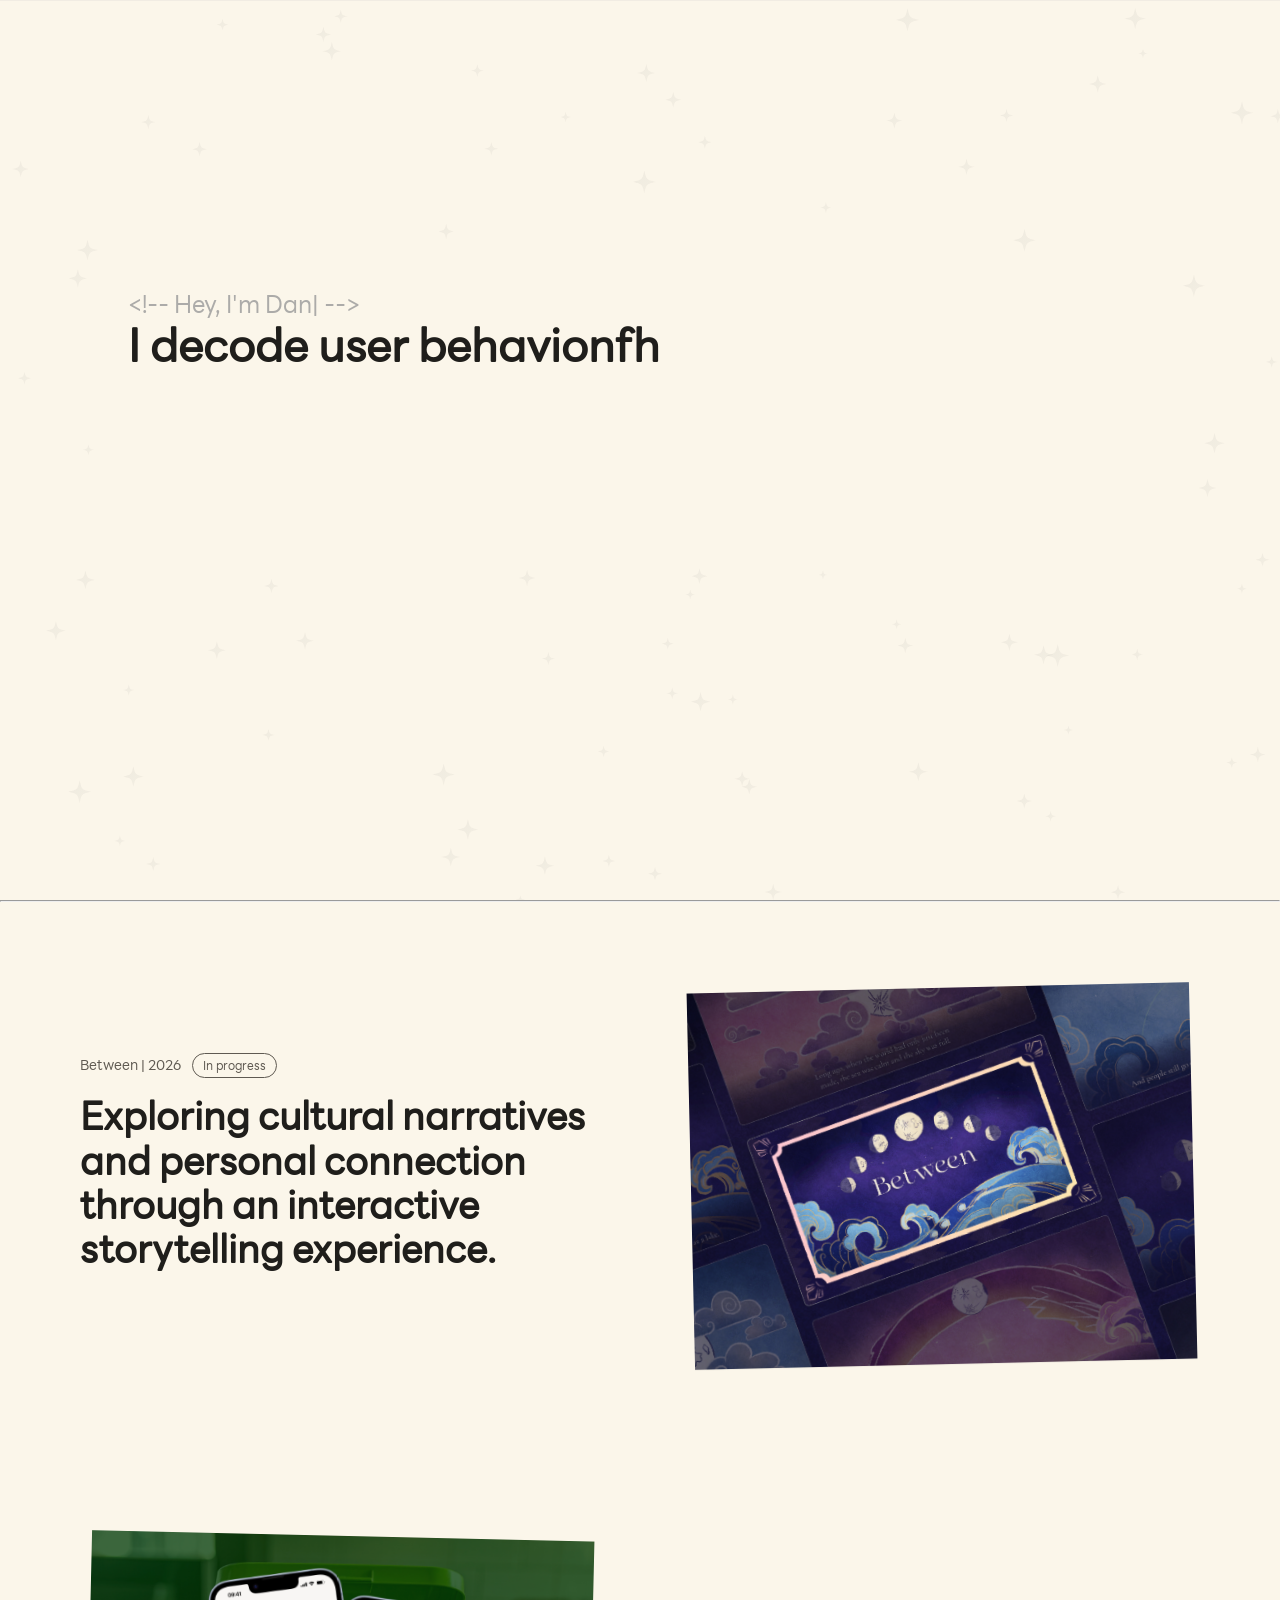
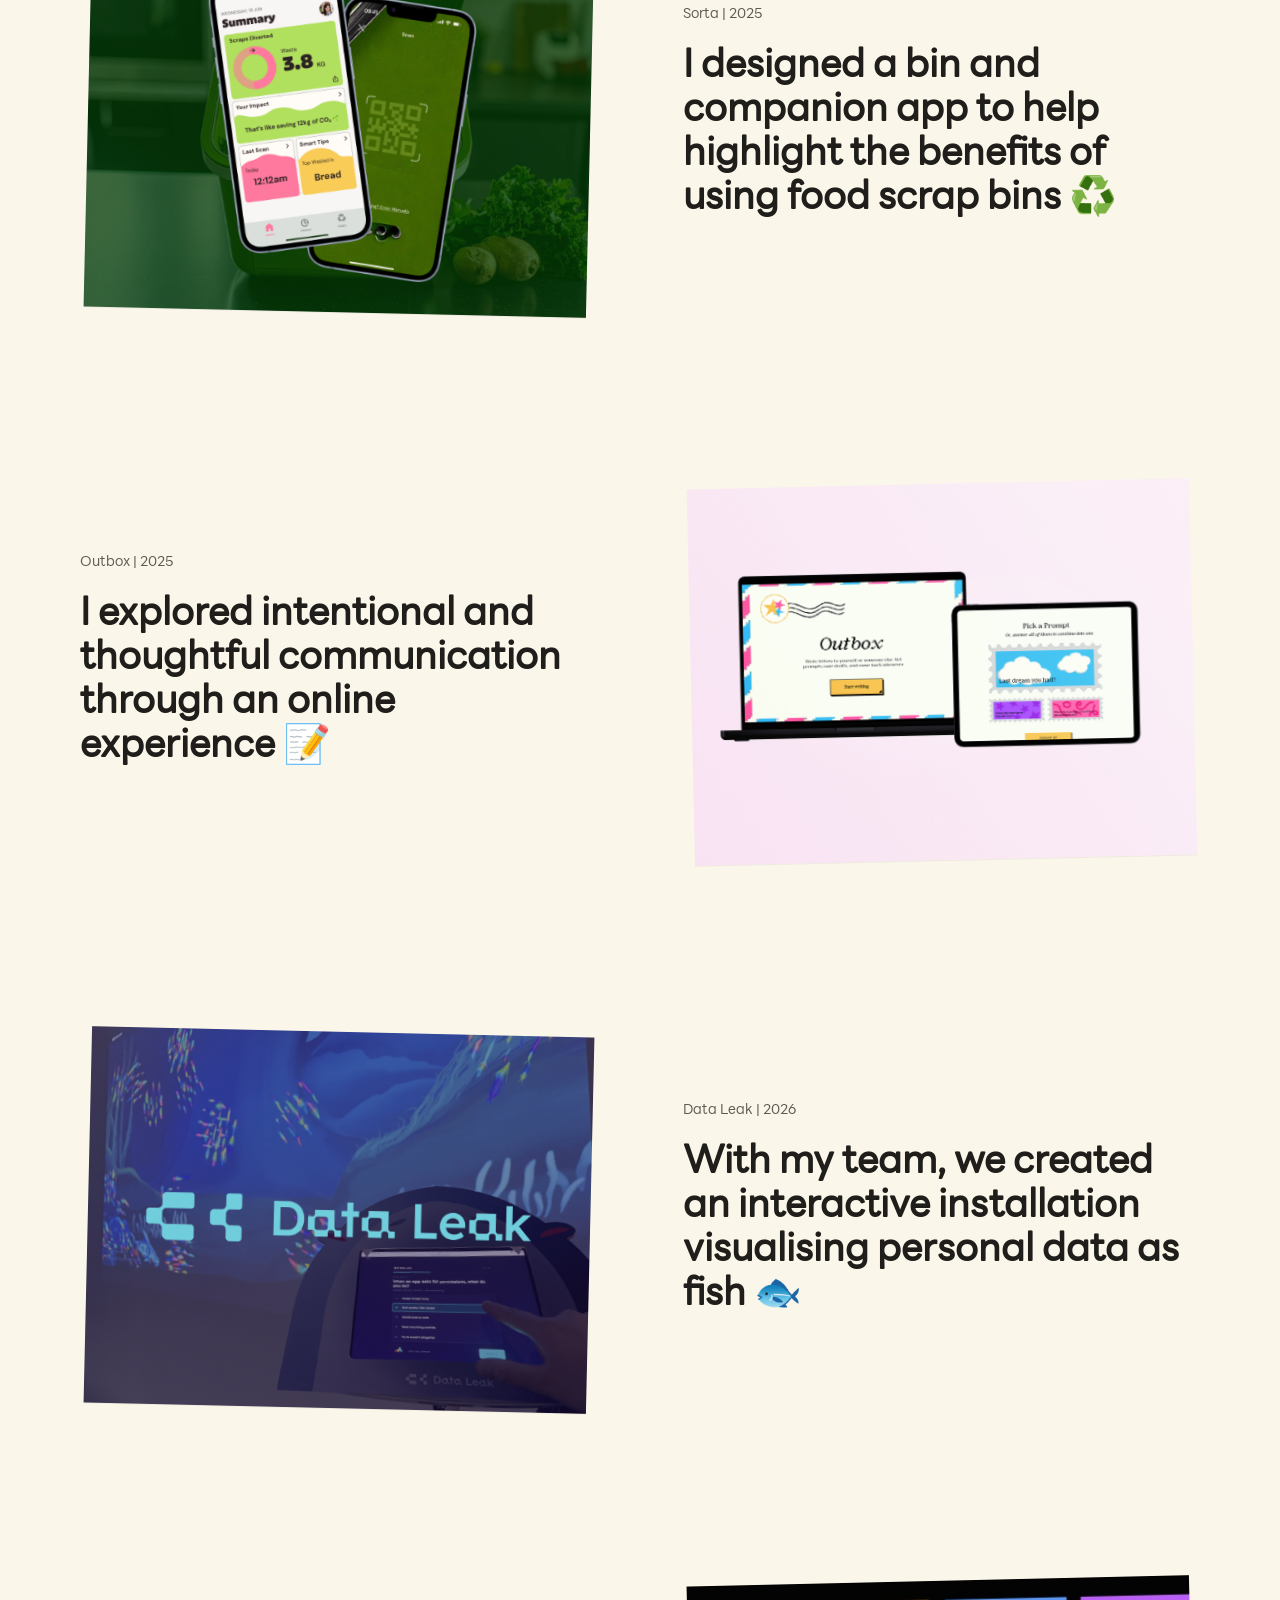
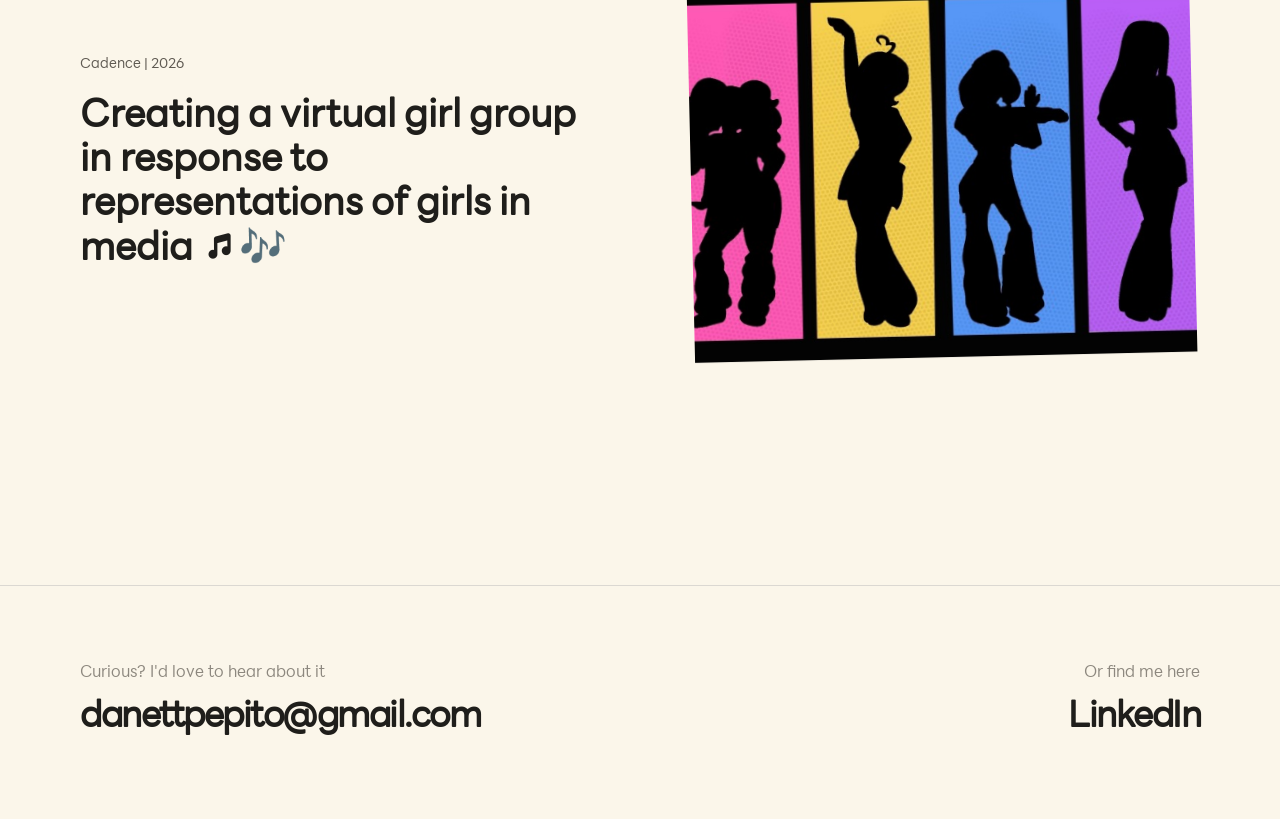
<file: index.html>
<!DOCTYPE html>
<html lang="en">
<head>
  <meta charset="UTF-8">
  <meta name="viewport" content="width=device-width,initial-scale=1.0">
  <title>Danett | UX/UI Portfolio</title>
  <link rel="stylesheet" href="styles.css">
  <link rel="icon" type="image/png" sizes="32x32" href="assets/favicon1.png">
  <script src="https://cdn.jsdelivr.net/npm/gsap@3.15/dist/gsap.min.js"></script>
  <script src="script.js" defer></script>
</head>
<body>

  <!-- ── Navigation ── -->
  <nav>
    <a href="index.html">
      <img src="assets/logo.png" style="transform: scale(1.2);" alt="danett pepito logo" class="nav-logo">
    </a>
  
    <ul class="nav-links">
      <li><a href="#work">Work</a></li>
      <li><a href="about.html">About Me</a></li>
    </ul>
  </nav>

  <!-- ── Hero ── -->
  <section class="hero">
    <canvas id="heroCanvas"></canvas>

    <!-- main headline -->
    <h1 class="hero-headline">
      <span class="hero-comment">
        &lt;!-- <span id="typed-text"></span><span class="name-swap"><span class="name-real" id="typed-name"></span><span class="name-alt">curious --&gt;</span></span><span class="typed-cursor">|</span><span class="comment-close"> --&gt;</span>
      </span>
      <br>
      I decode <span id="decode-word"></span> <span class="pop-words" id="popWords"><span class="pop-word">to</span> <span class="pop-word">shape</span> <span class="pop-word">strategic</span> <span class="pop-word">and</span> <span class="pop-word">meaningful</span> <span class="pop-word">experiences</span> <span class="pop-word">in</span></span>  <span id="digital-spaces">digital spaces.</span>
      <svg class="scroll-arrow-hero" viewBox="0 0 24 24" fill="none" xmlns="http://www.w3.org/2000/svg">
        <path d="M12 5v14M5 12l7 7 7-7" stroke="black" stroke-width="1.5" stroke-linecap="round" stroke-linejoin="round"/>
      </svg>
    </h1>
  </section> 

  <hr>

  <!-- ── Work / Case Studies ── -->
  <section class="work" id="work">


    <div class="work-grid">

<!-- Case Study — Between (capstone) -->
<!-- not ready yet: no href, so it isn't clickable. When the page is ready,
     add href="between.html" back and remove case-wip, data-cursor, aria-disabled + the badge -->
<a class="case-study case-orange case-wip" data-cursor="In progress!" aria-disabled="true">
  <div class="case-study-text">
    <p class="case-study-year">Between | 2026 <span class="case-wip-badge">In progress</span></p>

    <h2 class="case-study-title">
      Exploring <strong>cultural narratives and personal connection</strong> through an <strong>interactive storytelling experience.</strong>
    </h2>

    <p class="case-study-desc"></p>
  </div>

  <div class="case-study-image between-image"></div>
</a>

      <!-- Case Study 3 -->
      <a href="sorta2.html" class="case-study case-green">
        <div class="case-study-text">
          <p class="case-study-year">Sorta | 2025</p>
      
          <h2 class="case-study-title">
            I designed a bin and
            <strong>companion app</strong>
            to help
            <strong>highlight the benefits of using food scrap bins</strong>
            ♻️
          </h2>
      
          <p class="case-study-desc"></p>
        </div>
      
        <div class="case-study-image sorta-image"></div>
      </a>


      <!-- Case Study 2 -->
      <article class="case-study case-pink">
        <a href="outbox.html" class="case-study-link-wrap">
          <div class="case-study-text">
            <p class="case-study-year">Outbox | 2025</p>
      
            <h2 class="case-study-title">
              I explored <strong>intentional and thoughtful communication</strong>
              through an <strong>online experience</strong>
              📝
            </h2>
      
            <p class="case-study-desc"></p>
          </div>
      
          <div class="case-study-image outbox-image"></div>
        </a>
      </article>

<!-- Case Study 1 -->
<a href="data-leak.html" class="case-study case-blue">
  <div class="case-study-text">
    <p class="case-study-year">Data Leak | 2026</p>

    <h2 class="case-study-title">
      With my team, we created an <strong>interactive installation</strong>
      <strong>visualising personal data as fish</strong>
      🐟
    </h2>

    <p class="case-study-desc"></p>
  </div>

  <div class="case-study-image dataleak-image"></div>
</a>

  <!-- Case Study 4 -->
  <article class="case-study case-orange">
    <a href="cadence.html" class="case-study-link-wrap">
      <div class="case-study-text">
        <p class="case-study-year">Cadence | 2026</p>

        <h2 class="case-study-title">
          <!-- OR Creating a virtual group to challenge representations of girls in media -->
          Creating a
          <strong>virtual girl group</strong>
          in response to
          <strong>representations of girls in media</strong>
          🎵🎶
        </h2>
      </div>

      <div class="case-study-image jumble-image"></div>
    </a>
  </article>

    </div>

    <br>
    <br>
    <br>
    <br>


  </section>
  

<!-- ── Footer ── -->
<footer>
  <div class="footer-rainbow"></div>
  <div class="footer-rainbow-right"></div>

  <div class="footer-inner">
    <div class="footer-cta-row">
      <div class="footer-left">
        <p class="footer-eyebrow">Curious? I'd love to hear about it</p>
        <a href="mailto:danettpepito@gmail.com" class="footer-email-big">
          danettpepito@gmail.com
        </a>
      </div>
      <div class="footer-right">
        <p class="footer-eyebrow">Or find me here</p>
        <a href="https://www.linkedin.com/in/danett-pepito-4088b6386/" target="_blank" class="footer-email-big">
          LinkedIn
        </a>
      </div>
    </div>
  </div>

  <!--
  <div class="footer-bottom">
    <span>© 2026 Danett Pepito</span>
    <span>Coded w vibes✦</span>
  </div>-->
</footer> 

  <div class="cursor-label">Open Project</div>

</body>
</html>
</file>
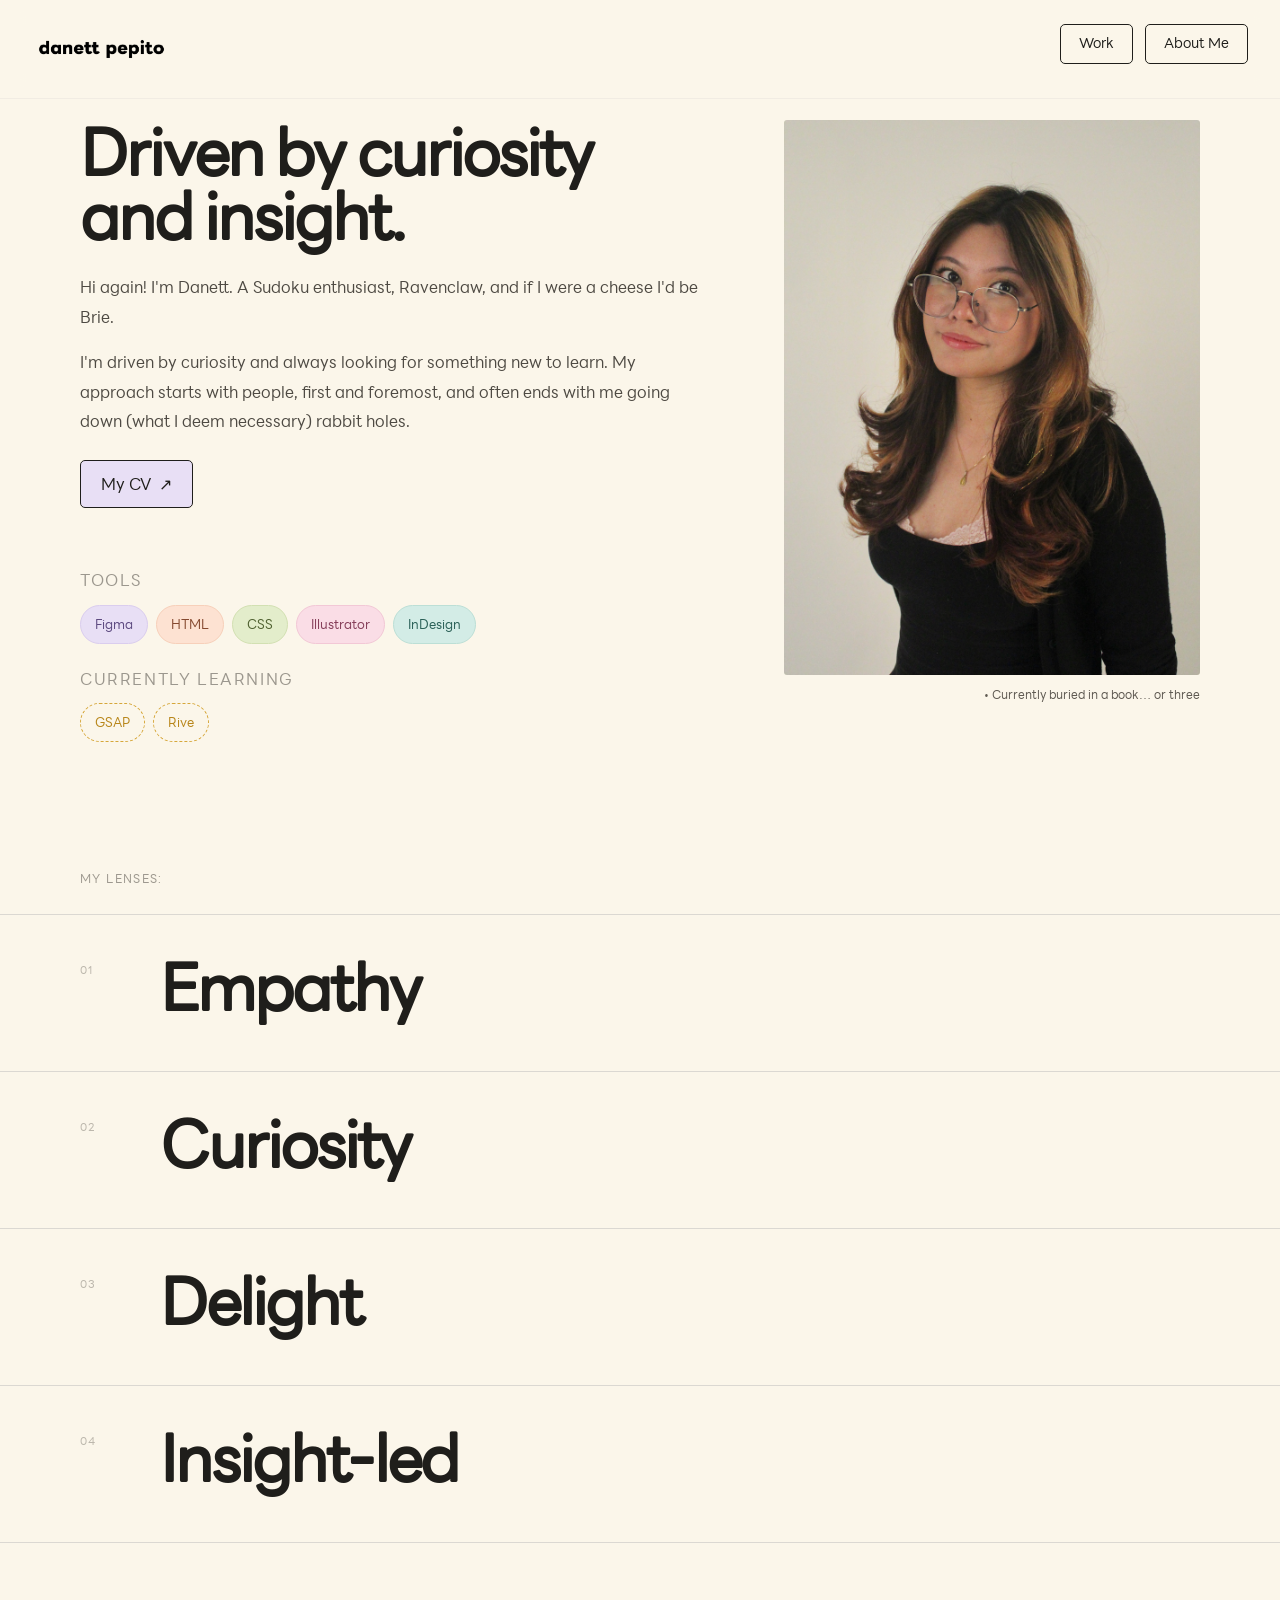
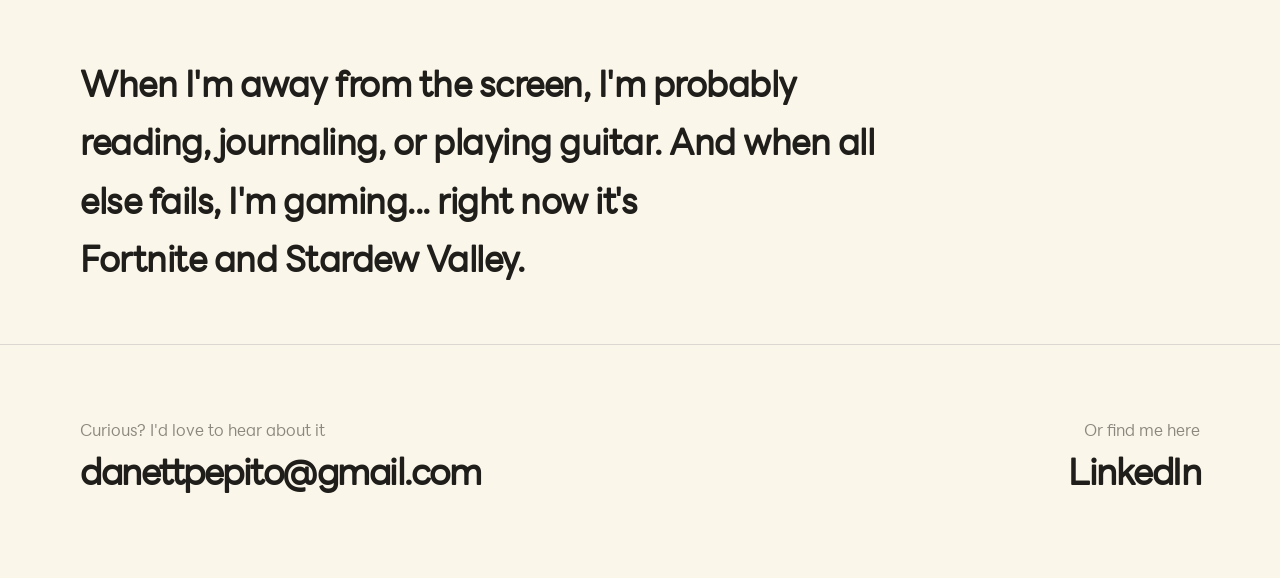
<file: about.html>
<!DOCTYPE html>
<html lang="en">
<head>
  <meta charset="UTF-8">
  <meta name="viewport" content="width=device-width,initial-scale=1.0">
  <link rel="icon" type="image/png" sizes="32x32" href="assets/favicon1.png">
  <title>About Me</title>
  <link rel="stylesheet" href="styles.css">
  <script src="script.js" defer></script>
</head>
<body>

  <!-- ── Navigation ── -->
  <nav>
    <a href="index.html">
      <img src="assets/logo.png" style="transform: scale(1.2);" alt="danett pepito logo" class="nav-logo">
    </a>
  
    <ul class="nav-links">
      <li><a href="index.html#work">Work</a></li>
      <li><a href="about.html">About Me</a></li>
    </ul>
  </nav>

  <!-- ── Hero ── -->
  <section class="ab-hero">
    <div class="ab-hero-left">
      <h1 class="ab-heading">Driven by curiosity and insight.</h1>
      <p>Hi again! I'm Danett. A Sudoku enthusiast, Ravenclaw, and if I were a cheese I'd be Brie.</p>
      <p>I'm driven by curiosity and always looking for something new to learn. My approach starts with people, first and foremost, and often ends with me going down (what I deem necessary) rabbit holes.</p>

      <a href="assets/danett-pepito-cv.pdf" target="_blank" rel="noopener" class="ab-cv-btn">
        My CV <span class="ab-cv-arrow" aria-hidden="true">↗</span>
        <span class="sr-only">PDF, opens in a new tab</span>
      </a>

      <br>


      <div class="ab-tools-wrap">
        <div class="ab-tools-group">
          <p class="ab-tools-sublabel">Tools</p>
          <div class="ab-tags">
            <span class="ab-tag ab-tag--lilac">Figma</span>
            <span class="ab-tag ab-tag--peach">HTML</span>
            <span class="ab-tag ab-tag--pistachio">CSS</span>
            <span class="ab-tag ab-tag--rose">Illustrator</span>
            <span class="ab-tag ab-tag--seafoam">InDesign</span>
          </div>
        </div>
        <div class="ab-tools-group">
          <p class="ab-tools-sublabel">Currently learning</p>
          <div class="ab-tags">
            <span class="ab-tag ab-tag--learning">GSAP</span>
            <span class="ab-tag ab-tag--learning">Rive</span>
          </div>
        </div>
      </div>
    </div>
    <div class="ab-hero-right">
      <img src="assets/pfp.png" alt="Danett" class="ab-photo">
      <p class="ab-caption">• Currently buried in a book… or three</p>
    </div>

  </section>

  <!-- ── UX/UI Specialties ── -->

  <section class="ab-instincts">
    <p class="ab-section-label">My lenses:</p>
    <br>
  
    <div class="ab-instinct-row" data-color="#c8f0d0">
      <span class="ab-instinct-num" data-color="#fde8cc">01</span>
      <div class="ab-instinct-body">
        <h2 class="ab-instinct-word">Empathy</h2>
        <p class="ab-instinct-desc">My work usually starts with people, I believe learning about people and the stories, experiences, and perspectives they bring make the most meaningful designs.</p>
      </div>
    </div>
  
    <div class="ab-instinct-row" data-color="#fde8cc">
      <span class="ab-instinct-num">02</span>
      <div class="ab-instinct-body">
        <h2 class="ab-instinct-word">Curiosity</h2>
        <p class="ab-instinct-desc">I'm always asking why. If I'm quiet, I'm probably just wrapping my head around it. Expect a million questions later.</p>
      </div>
    </div>
  
    <div class="ab-instinct-row" data-color="#fce4ee">
      <span class="ab-instinct-num">03</span>
      <div class="ab-instinct-body">
        <h2 class="ab-instinct-word">Delight</h2>
        <p class="ab-instinct-desc">I love finding ways to add little moments and pockets of interaction in everything I create!</p>
      </div>
    </div>
  
    <div class="ab-instinct-row" data-color="#dceeff">
      <span class="ab-instinct-num">04</span>
      <div class="ab-instinct-body">
        <h2 class="ab-instinct-word">Insight-led</h2>
        <p class="ab-instinct-desc">I let research, feedback, and little discoveries guide my decisions.</p>
      </div>
    </div>
  
  </section>


  <!-- ── Outside of Design ── -->

  <section class="ab-section ab-outside">
    <p class="ab-outside-text">
      When I'm away from the screen, I'm probably
      <span class="ab-mk ab-mk--green"><span class="ab-mk-bg"></span><span>reading</span></span>,
      <span class="ab-mk ab-mk--orange"><span class="ab-mk-bg"></span><span>journaling</span></span>,
      or <span class="ab-mk ab-mk--pink"><span class="ab-mk-bg"></span><span>playing guitar</span></span>.
      And when all else fails, I'm
      <span class="ab-mk ab-mk--blue"><span class="ab-mk-bg"></span><span>gaming</span></span>...
      right now it's <span class="ab-mk ab-mk--yellow"><span class="ab-mk-bg"></span><span>Fortnite and Stardew Valley</span></span>.
    </p>
  </section>

<!-- ── Footer ── -->
<footer>
  <div class="footer-rainbow"></div>
  <div class="footer-rainbow-right"></div>

  <div class="footer-inner">
    <div class="footer-cta-row">
      <div class="footer-left">
        <p class="footer-eyebrow">Curious? I'd love to hear about it</p>
        <a href="mailto:danettpepito@gmail.com" class="footer-email-big">
          danettpepito@gmail.com
        </a>
      </div>
      <div class="footer-right">
        <p class="footer-eyebrow">Or find me here</p>
        <a href="https://www.linkedin.com/in/danett-pepito-4088b6386/" target="_blank" class="footer-email-big">
          LinkedIn
        </a>
      </div>
    </div>
  </div>


  <!--
  <div class="footer-bottom">
    <span>© 2026 Danett Pepito</span>
    <span>Coded w vibes✦</span>
  </div>-->
</footer> 

</body>
</html>
</file>
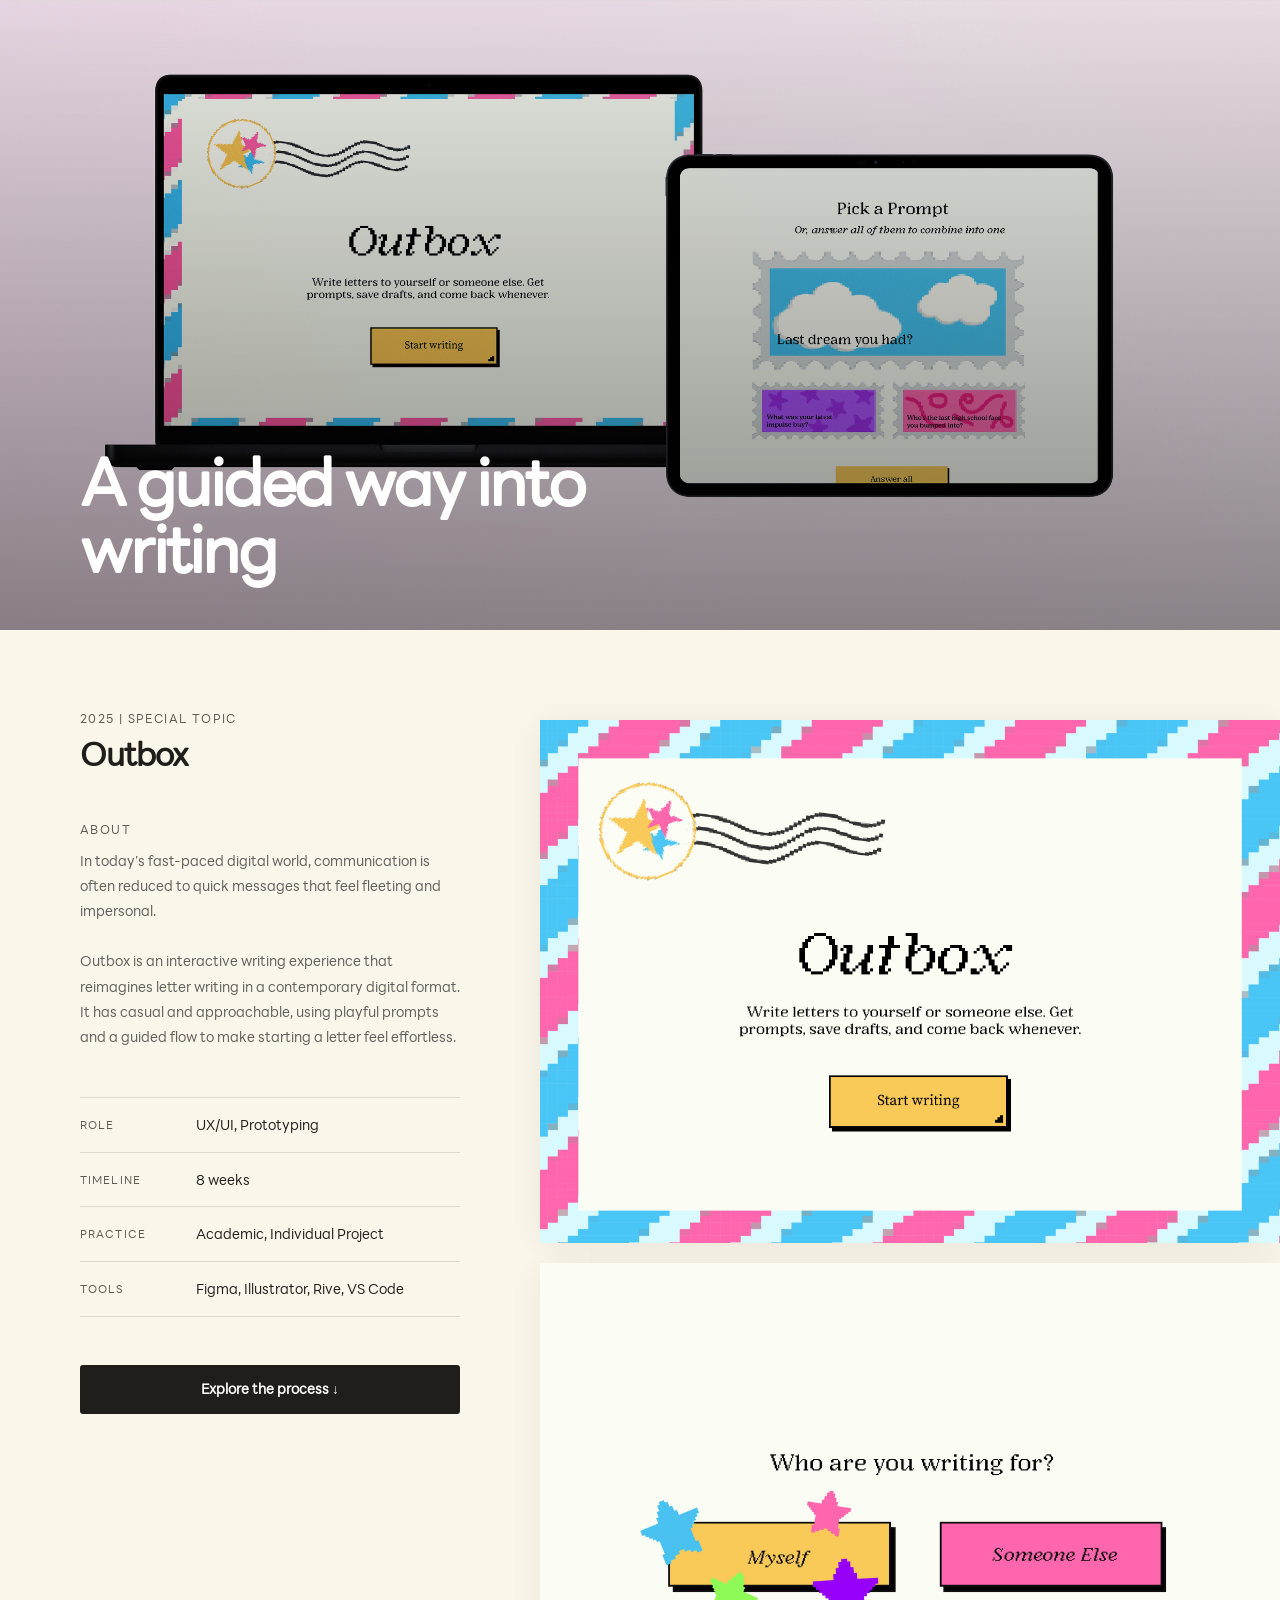
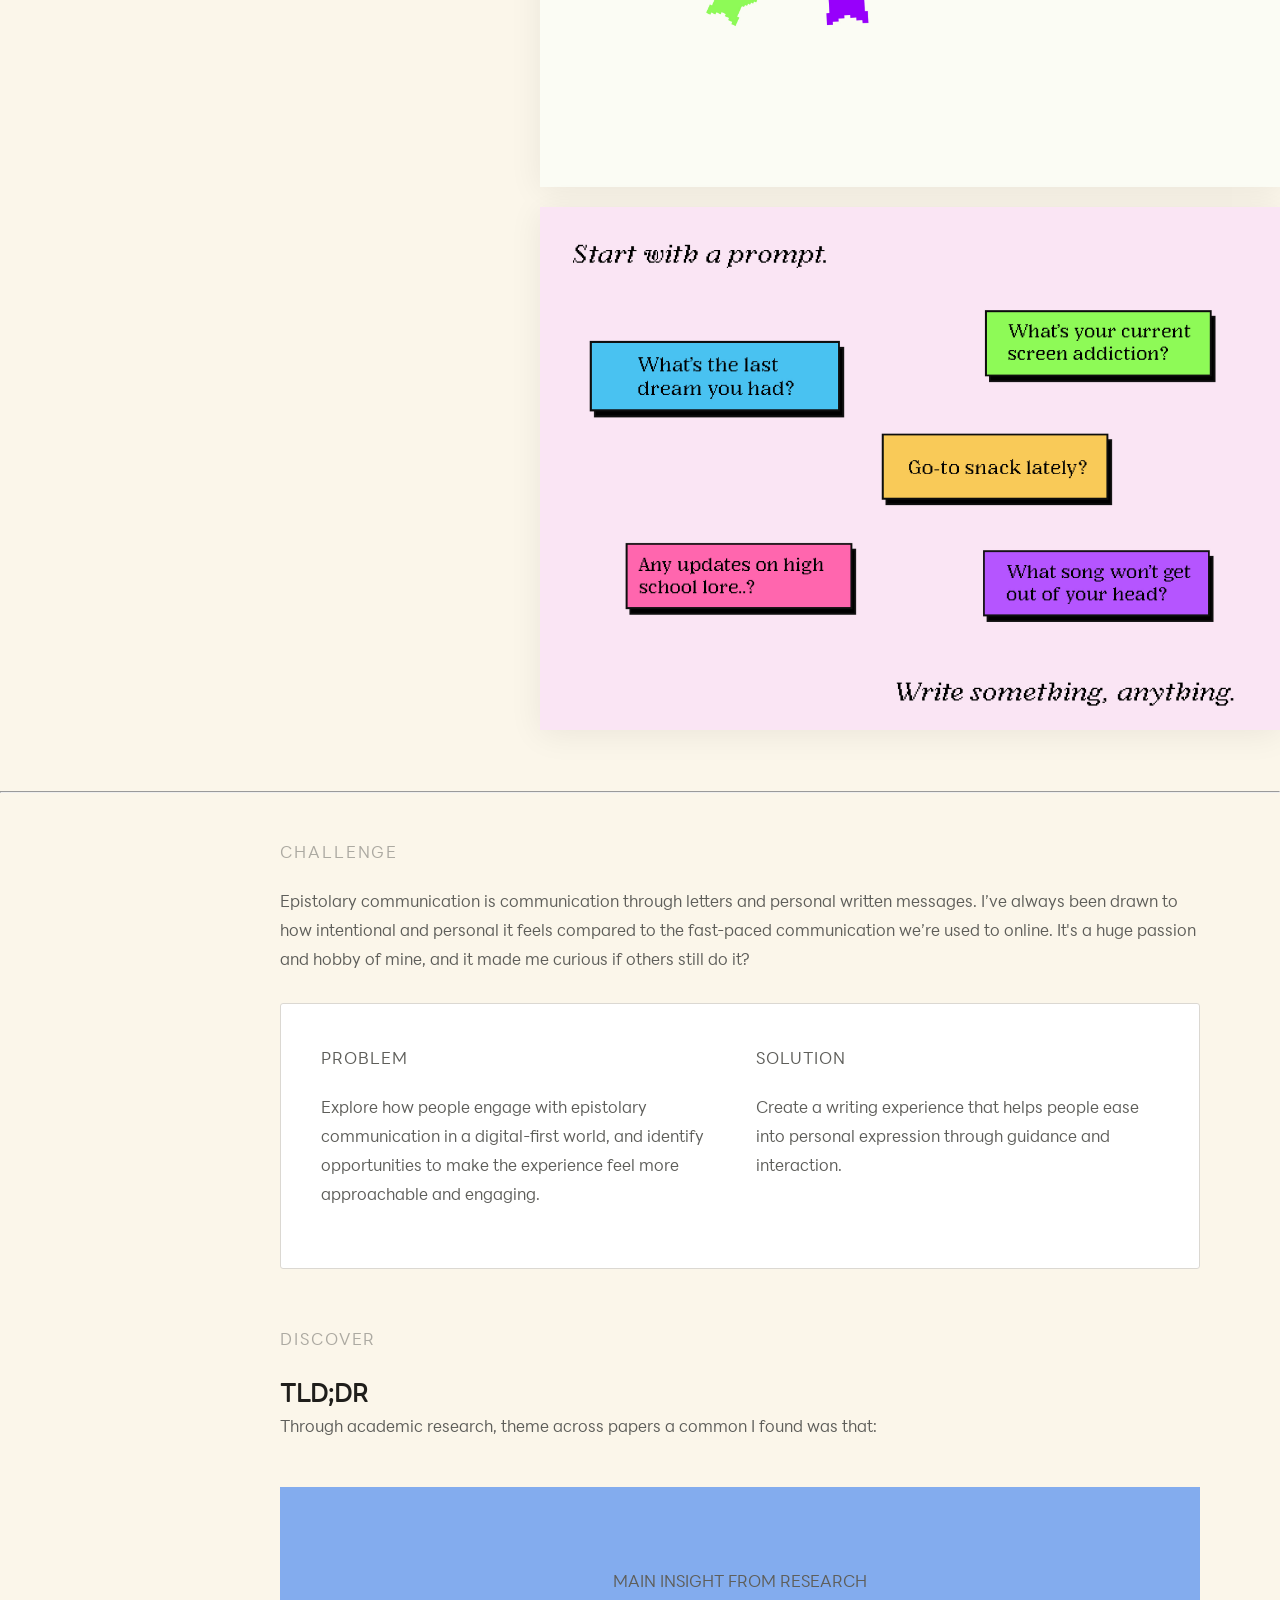
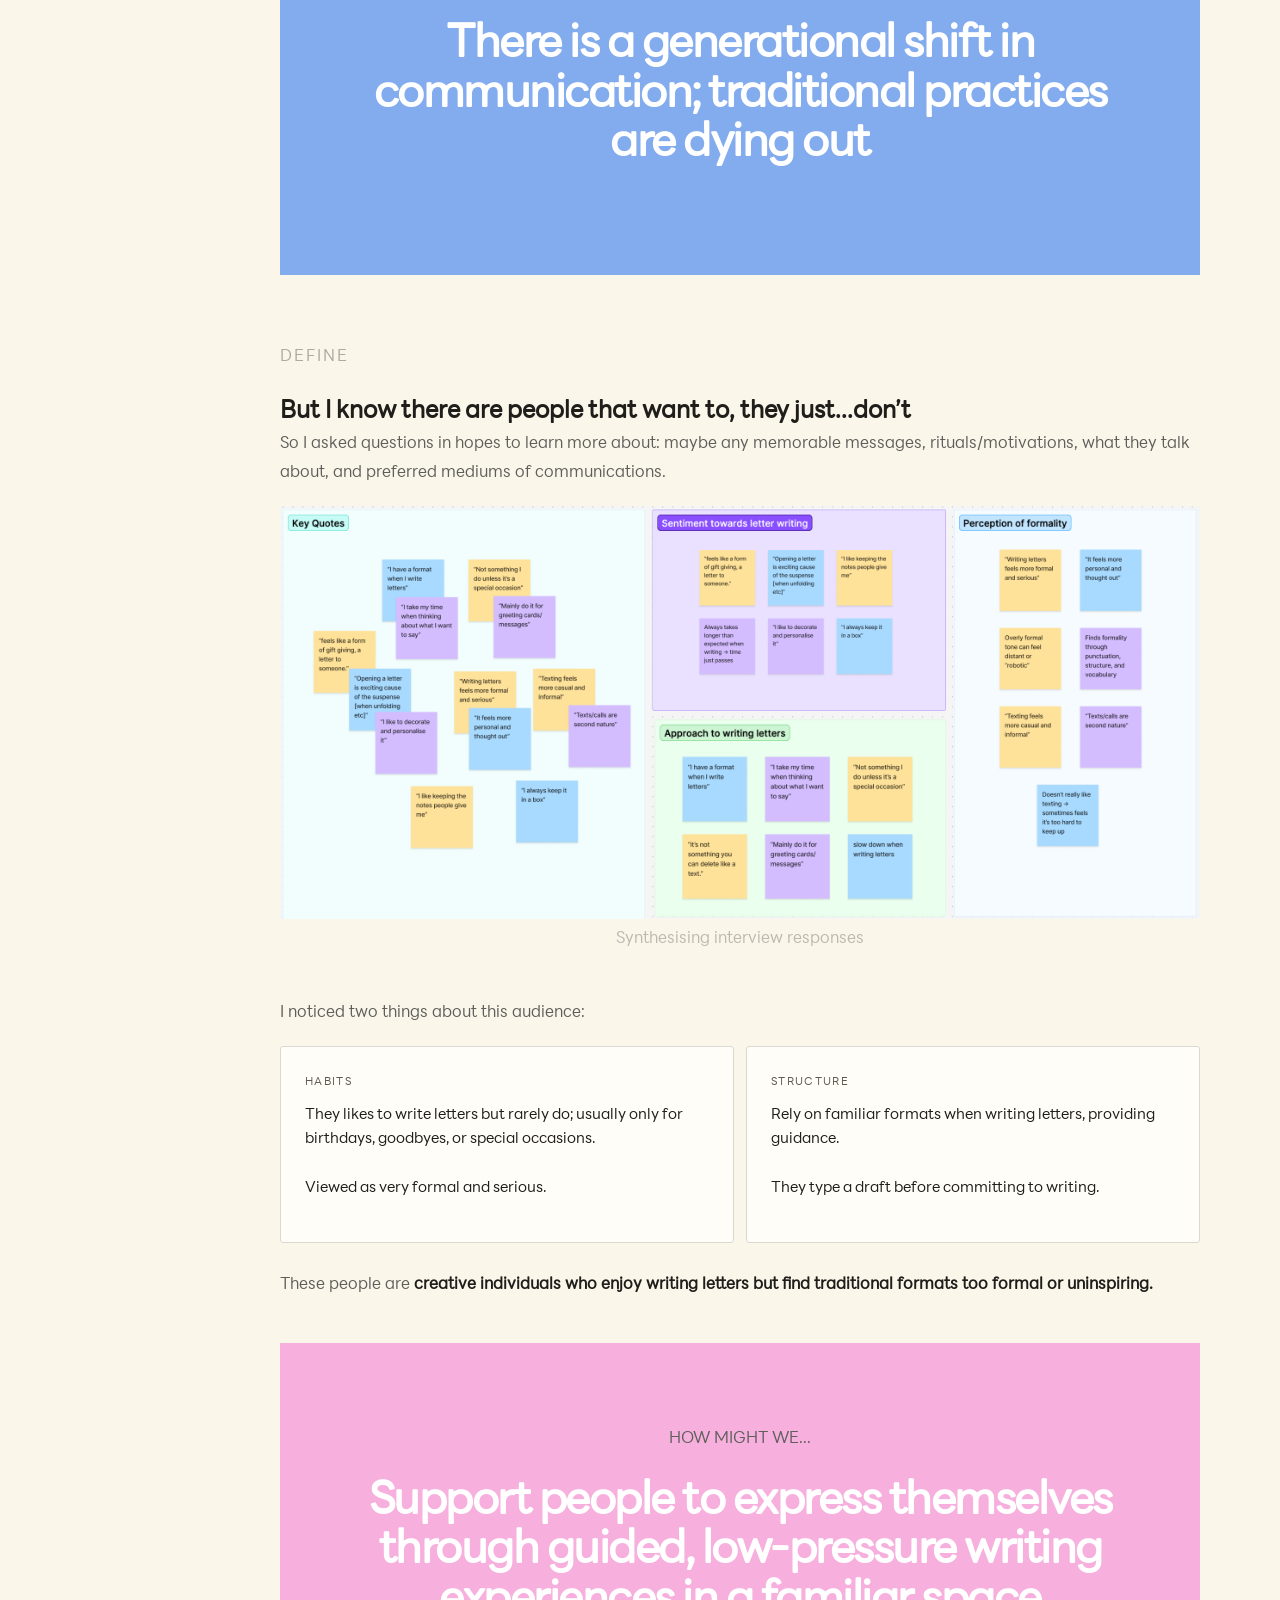
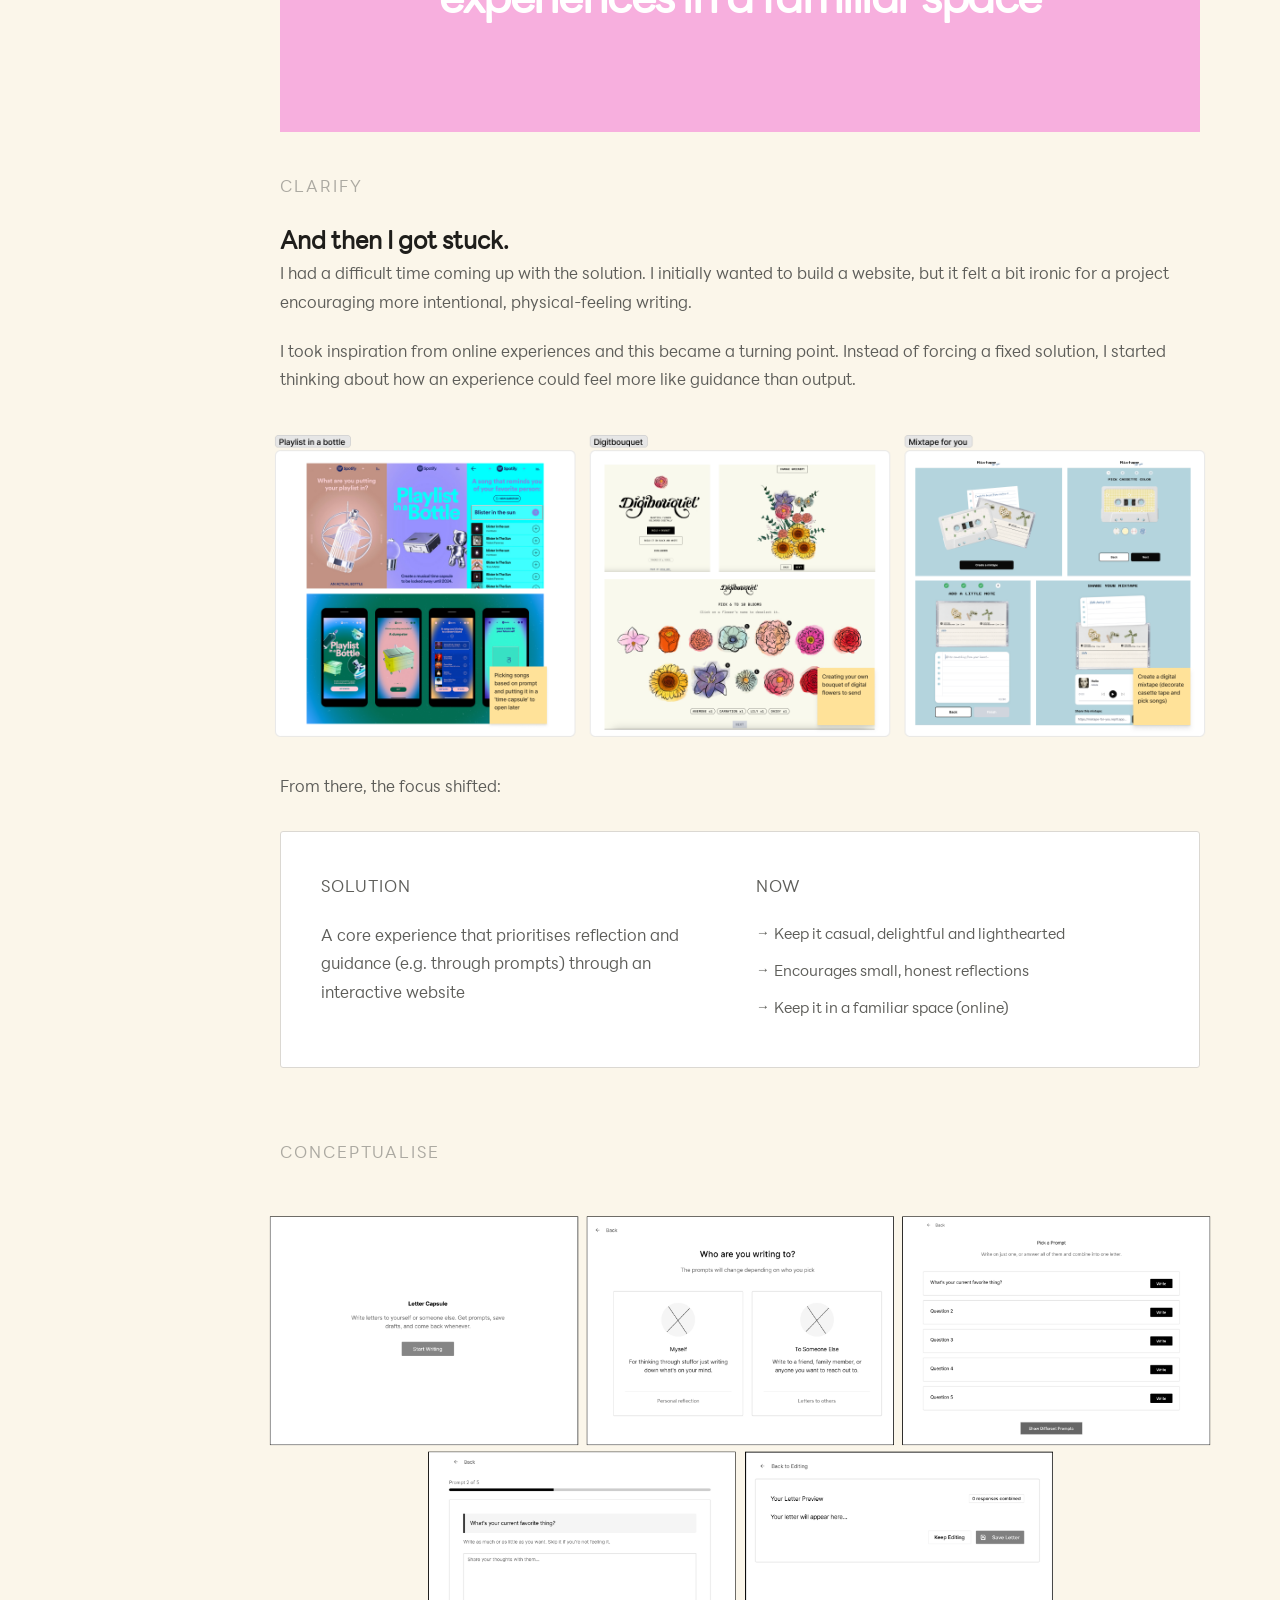
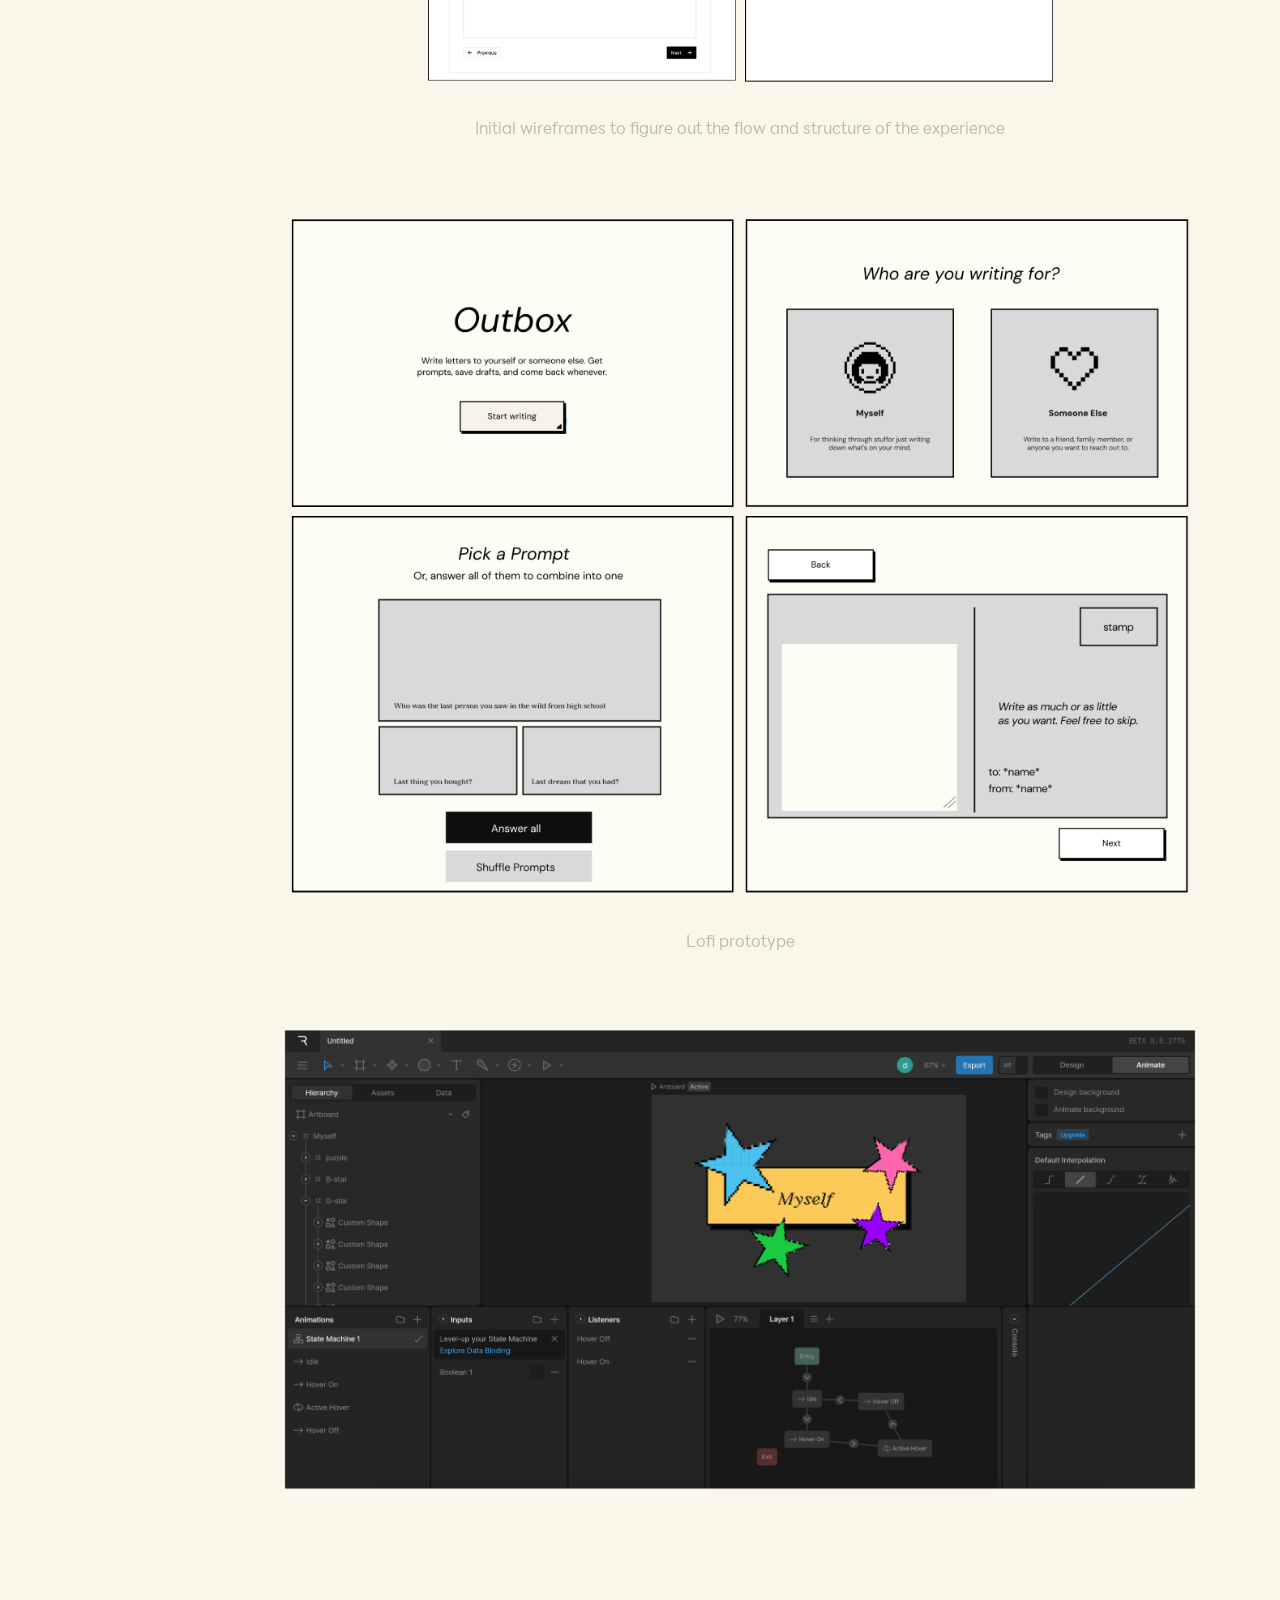
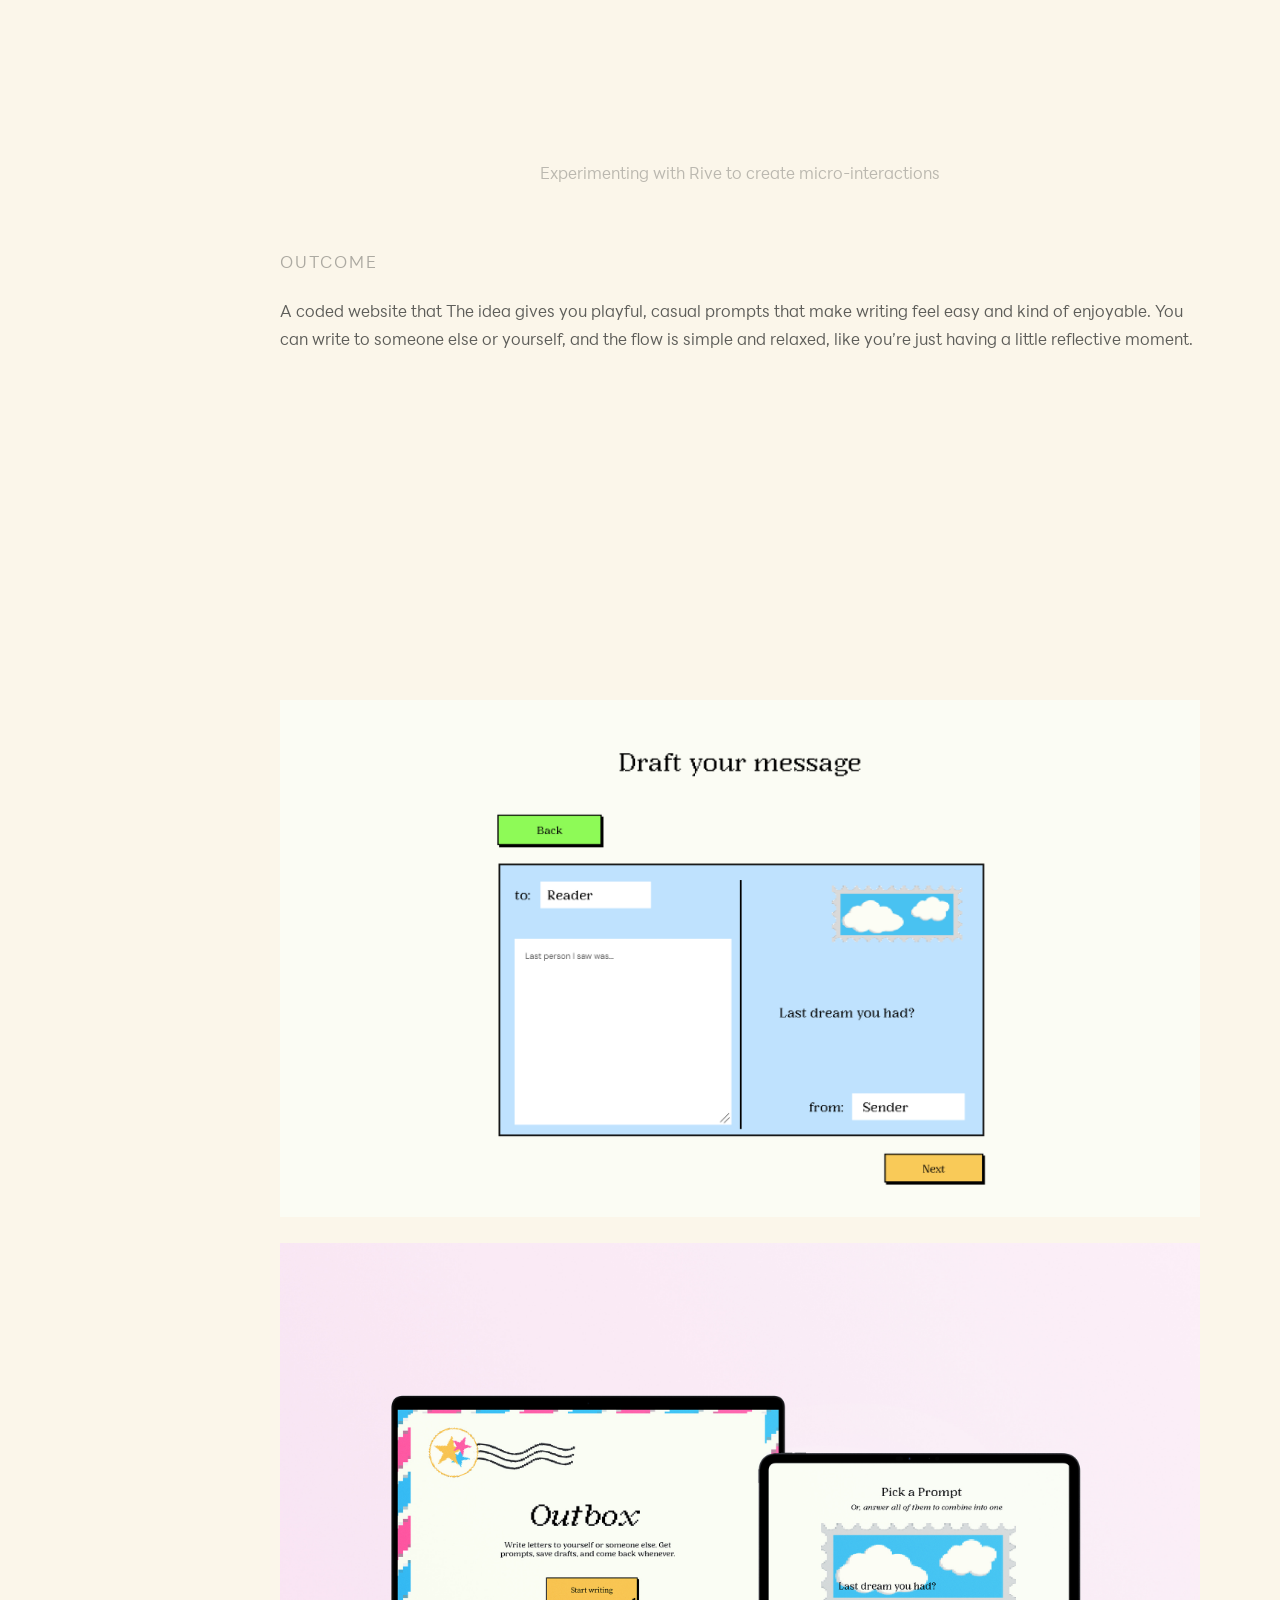
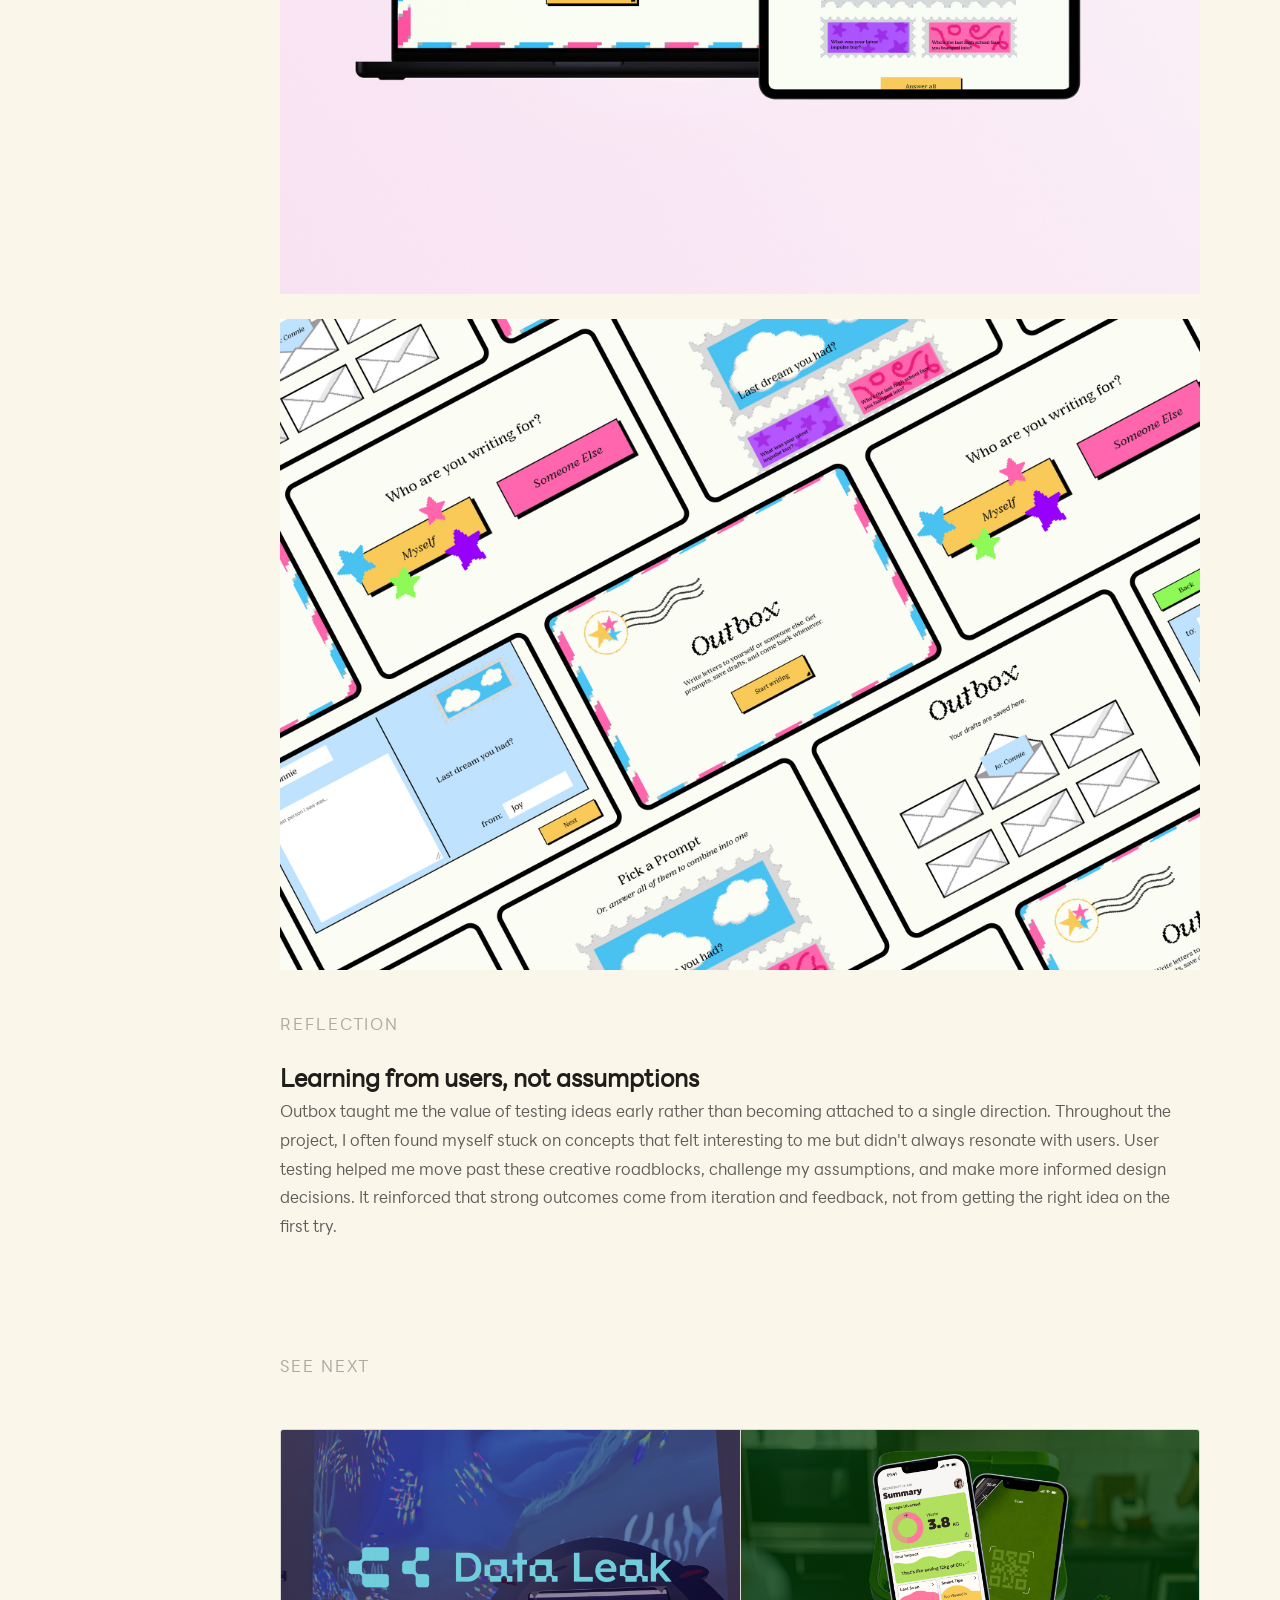
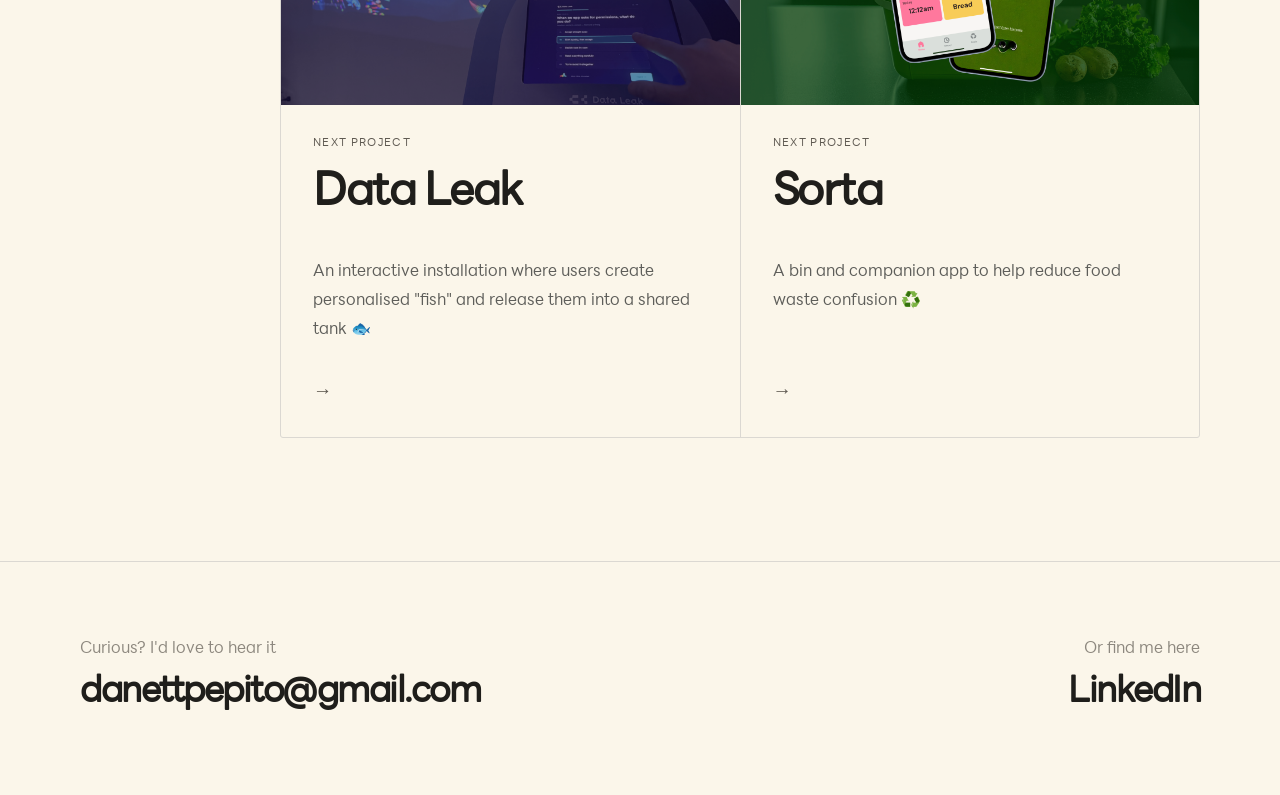
<file: outbox.html>
<!DOCTYPE html>
<html lang="en">
<head>
  <meta charset="UTF-8">
  <meta name="viewport" content="width=device-width,initial-scale=1.0">
  <title>Outbox | Danett</title>
  <link rel="stylesheet" href="styles.css">
  <link rel="icon" type="image/png" sizes="32x32" href="assets/favicon1.png">
  <script src="script.js" defer></script>
</head>
<body>


  <!-- READING BAR -->
  <div class="reading-bar" id="readingBar"></div>

  <!-- ── Navigation ── -->
  <nav>
    <a href="index.html">
      <img src="assets/logo.png" style="transform: scale(1.2);" alt="danett pepito logo" class="nav-logo">
    </a>
  
    <ul class="nav-links">
      <li><a href="index.html#work">Work</a></li>
      <li><a href="about.html">About Me</a></li>
    </ul>
  </nav>

  <!-- HERO BANNER -->
  <section class="cs-banner">
    <img src="assets/outbox/image-9.jpg" alt="Assumptions">
    <div class="cs-banner-overlay">
      <h1 class="cs-banner-title">A guided way into writing</h1>
    </div>
  </section>

  <!-- STICKY SPLIT: left panel + scrolling images -->
  <section class="cs-split">

    <!-- LEFT: sticky info -->
    <aside class="cs-left">
      <div>
        <p class="cs-project-label">2025 | Special Topic</p>
        <h2 class="cs-left-title">Outbox</h2>
        <br>
        <p class="cs-project-label">About</p>
        <p class="cs-about-text">
          In today’s fast-paced digital world, communication is often reduced to quick messages that feel fleeting and impersonal.
          <br>
          <br>
          Outbox is an interactive writing experience that reimagines letter writing in a contemporary digital format. It has casual and approachable, using playful prompts and a guided flow to make starting a letter feel effortless.
        </p>
      </div>

      <div class="cs-meta-rows">
        <div class="cs-meta-row">
          <span class="meta-label">Role</span>
          <span class="meta-value">UX/UI, Prototyping</span>
        </div>
        <div class="cs-meta-row">
          <span class="meta-label">Timeline</span>
          <span class="meta-value">8 weeks</span>
        </div>
        <div class="cs-meta-row">
          <span class="meta-label">Practice</span>
          <span class="meta-value">Academic, Individual Project</span>
        </div>
        <div class="cs-meta-row">
          <span class="meta-label">Tools</span>
          <span class="meta-value">Figma, Illustrator, Rive, VS Code</span>
        </div>
      </div>

      <div class="cs-ctas">
        <a href="#discover" class="cs-cta-primary">Explore the process ↓</a>
        <br>
      </div>
    </aside>
    

    <!-- RIGHT: scrolling images -->
    <div class="cs-right">

      <div class="cs-scroll-img fade-up">
        <img src="assets/outbox/image-1.jpg" alt="Case Study Image 1">
      </div>

      <div class="cs-scroll-img fade-up">
        <img src="assets/outbox/image-3.jpg" alt="Case Study Image 1">
      </div>

      <div class="cs-scroll-img fade-up">
        <img src="assets/outbox/image-5.jpg" alt="Case Study Image 1">
      </div>

    </div>

  </section>

  <br>
  <hr>
  <br>

    <!-- NARRATIVE SECTION -->
    <section class="cs-narrative" id="discover">
      <p class="cs-narrative-eyebrow">Challenge</p>
      <p>
        Epistolary communication is communication through letters and personal written messages. I’ve always been drawn to how intentional and personal it feels compared to the fast-paced communication we’re used to online. It's a huge passion and hobby of mine, and it made me curious if others still do it?
      </p>
            <!-- Challenge & Solution -->
            <div class="cs-two-col fade-up">
              <div>
                <p class="cs-two-col-title">Problem</p>
                <p>
                  Explore how people engage with epistolary communication in a digital-first world, and identify opportunities to make the experience feel more approachable and engaging.
                </p>
              </div>
              <div>
                <p class="cs-two-col-title">Solution</p>
                  <p>
                    Create a writing experience that helps people ease into personal expression through guidance and interaction.
                  </p>
              </div>
            </div>
      <br>

      <p class="cs-narrative-eyebrow">DISCOVER</p>
      <h1>TLD;DR </h1>
      <p>Through academic research, theme across papers a common I found was that:</p>
      <br>


  <div class="cs-hmw fade-up" style="background: rgb(131, 172, 238);">
    <p class="cs-hmw-label">MAIN INSIGHT FROM RESEARCH</p>
    <h2 class="cs-hmw-text">
      There is a generational shift in communication; traditional practices are dying out    </h2>
  </div>

  </section>

  <br>
 
  <!--  define-->
  <section class="cs-narrative" id="define">
    <p class="cs-narrative-eyebrow">DEFINE</p>
    <h1>But I know there are people that want to, they just...don’t</h1>
    <p>
      So I asked questions in hopes to learn more about: maybe any memorable messages, rituals/motivations, what they talk about, and preferred mediums of communications.
    </p>
    <img src="assets/outbox/affinitymap.png" alt="Affinity Map" class="fade-up">
    <p class="caption">
      Synthesising interview responses
    </p>
    <br>

    <p>I noticed two things about this audience:</p>

     <!-- USER QUOTES -->
     <div class="cs-key-grid-2 fade-up">

      <div class="cs-key-box">
        <p class="cs-key-label">Habits</p>
        <p class="cs-key-text">
          They likes to write letters but rarely do; usually only for birthdays, goodbyes, or special occasions. 
          <br>
          <br>
          Viewed as very formal and serious.
        </p>
      </div>
    
      <div class="cs-key-box">
        <p class="cs-key-label">Structure</p>
        <p class="cs-key-text">
          Rely on familiar formats when writing letters, providing guidance.
          <br>
          <br>
          They type a draft before committing to writing.
        </p>
      </div>
    
    </div>
    <br>

    <p>These people are <strong>creative individuals who enjoy writing letters but find traditional formats too formal or uninspiring.</strong></p>

    <br>

    <!-- HOW MIGHT WE -->
    <div class="cs-hmw fade-up" style="background: rgb(247, 175, 222);">
      <p class="cs-hmw-label">HOW MIGHT WE...</p>
      <h2 class="cs-hmw-text">
        Support people to express themselves through guided, low-pressure writing experiences in a familiar space
      </h2>
    </div>
  </section>

  <!-- CLARIFY -->
  <section class="cs-narrative" id="clarify">
    <p class="cs-narrative-eyebrow">CLARIFY</p>
    <h1>And then I got stuck.</h1>
    <p>
      I had a difficult time coming up with the solution. I initially wanted to build a website, but it felt a bit ironic for a project encouraging more intentional, physical-feeling writing. </p>
      <p>I took inspiration from online experiences and this became a turning point. Instead of forcing a fixed solution, I started thinking about how an experience could feel more like guidance than output.
      </p> 
      <br>
      <img src="assets/outbox/case-study.png" style="transform: scale(1.05);" alt="Ideation" class="fade-up">
     <!-- <p class="caption">
        Pick a capsule → Get a question → Choose a song → Leave a note → Open later</p>-->
      <br>
      <p>From there, the focus shifted:
    </p>

      <!-- Challenge & Solution -->
      <div class="cs-two-col fade-up">
        <div>
          <p class="cs-two-col-title">Solution</p>
          <p>A core experience that prioritises reflection and guidance (e.g. through prompts) through an interactive website
          </p>
        </div>
        <div>
          <p class="cs-two-col-title">Now</p>
          <ul>
            <li> Keep it casual, delightful and lighthearted </li>
            <li> Encourages small, honest reflections </li>
            <li> Keep it in a familiar space (online) </li>
          </ul>
        </div>
      </div>
      </section>

      <!-- CONCEPTUALISE -->
      <section class="cs-narrative" id="conceptualise">
        <p class="cs-narrative-eyebrow">CONCEPTUALISE</p>

        <img src="assets/outbox/wireframes.png" style="transform: scale(1.2);" alt="User story map" class="fade-up">
        <p class="caption">
          Initial wireframes to figure out the flow and structure of the experience
        </p>
        <br>

        <img src="assets/outbox/lofi.png" style="transform: scale(1.2);" alt="User story map" class="fade-up">
        <p class="caption">
          Lofi prototype
        </p>
        <br>

        <img src="assets/outbox/rive.png" style="transform: scale(1.121); margin-bottom: 5px;" alt="User story map" class="fade-up">
        <div class="cs-image-row">
          <video class="cs-media" autoplay muted loop playsinline>
            <source src="assets/outbox/someone-button.mp4" type="video/mp4">
          </video>
        
          <video class="cs-media" autoplay muted loop playsinline>
            <source src="assets/outbox/myself-button.mp4" type="video/mp4">
          </video>
        </div>

        <p class="caption">
          Experimenting with Rive to create micro-interactions
        </p>

      </section>



    <!-- OUTCOME -->
    <section class="cs-narrative" id="outcome">
      <p class="cs-narrative-eyebrow">OUTCOME</p>
      <p>A coded website that The idea gives you playful, casual prompts that make writing feel easy and kind of enjoyable. You can write to someone else or yourself, and the flow is simple and relaxed, like you’re just having a little reflective moment. </p>
    
        <div class="cs-video-row">
          <video class="cs-video" src="assets/outbox/Screen Recording 2026-06-09 at 01.35.28.mov" autoplay muted loop playsinline></video>
          <video class="cs-video" src="assets/outbox/animated1.mov" autoplay muted loop playsinline></video>
        </div>
        <br>

        <img src="assets/outbox/exhibition-images2.jpg" alt="Final design" class="fade-up">
        <br>
        <img src="assets/outbox/image-9.jpg" alt="Final design" class="fade-up">
        <br>
        <img src="assets/outbox/image-10.jpg" alt="Final design" class="fade-up">
      </section>

    <!-- IMAGE MARQUEE 
    <section class="cs-marquee">
      <div class="cs-marquee-track">

        <img src="assets/outbox/image-10.jpg" alt="">
        <img src="assets/outbox/image-3.jpg" alt="">
        <img src="assets/outbox/image-9.jpg" alt="">
        <img src="assets/outbox/image-1.jpg" alt="">
        <img src="assets/outbox/image-10.jpg" alt="">
        <img src="assets/outbox/image-3.jpg" alt="">
        <img src="assets/outbox/image-9.jpg" alt=""> -->

        <!-- duplicate for seamless loop 
        <img src="assets/outbox/image-10.jpg" alt="">
        <img src="assets/outbox/image-3.jpg" alt="">
        <img src="assets/outbox/image-9.jpg" alt="">
        <img src="assets/outbox/image-1.jpg" alt="">
        <img src="assets/outbox/image-10.jpg" alt="">
        <img src="assets/outbox/image-3.jpg" alt="">
        <img src="assets/outbox/image-9.jpg" alt="">

      </div> -->
    </section>

        <!-- REFLECTION -->
        <section class="cs-narrative" id="narrative">
          <p class="cs-narrative-eyebrow">REFLECTION</p>
          <h1>Learning from users, not assumptions</h1>
          <p>
            Outbox taught me the value of testing ideas early rather than becoming attached to a single direction. Throughout the project, I often found myself stuck on concepts that felt interesting to me but didn't always resonate with users. User testing helped me move past these creative roadblocks, challenge my assumptions, and make more informed design decisions. It reinforced that strong outcomes come from iteration and feedback, not from getting the right idea on the first try.
          </p>

        </section>

        <br>
        <br>
        <section class="cs-narrative" id="narrative">
          <p class="cs-narrative-eyebrow">SEE NEXT</p>
          <div class="cs-next-grid">
            <a href="data-leak.html" class="cs-next-col">
              <div class="cs-next-col-img dataleak-image"></div>
              <div class="cs-next-col-body">
                <span class="cs-next-col-label">Next project</span>
                <h2 class="cs-next-col-title">Data Leak</h2>
                <p class="cs-next-col-desc">An interactive installation where users create personalised "fish" and release them into a shared tank 🐟</p>
                <span class="cs-next-col-arrow">→</span>
              </div>
            </a>
          
            <a href="sorta2.html" class="cs-next-col">
              <div class="cs-next-col-img sorta-image"></div>
              <div class="cs-next-col-body">
                <span class="cs-next-col-label">Next project</span>
                <h2 class="cs-next-col-title">Sorta</h2>
                <p class="cs-next-col-desc">A bin and companion app to help reduce food waste confusion ♻️</p>
                <span class="cs-next-col-arrow">→</span>
              </div>
            </a>
          </div>

          <br>
          <br>
          <br>
          <br>
        </section>


        <!-- FLOATING CASE STUDY NAV -->
        <div class="cs-floating-nav" id="floatingNav">
          <a href="#discover">Discover</a>
          <a href="#define">Define</a>
          <a href="#clarify">Clarify</a>
          <a href="#conceptualise">Conceptualise</a>
          <a href="#outcome">Outcome</a>
        </div>

<!-- ── Footer ── -->
<footer>
  <div class="footer-rainbow"></div>
  <div class="footer-rainbow-right"></div>

  <div class="footer-inner">
    <div class="footer-cta-row">
      <div class="footer-left">
        <p class="footer-eyebrow">Curious? I'd love to hear it</p>
        <a href="mailto:danettpepito@gmail.com" class="footer-email-big">
          danettpepito@gmail.com
        </a>
      </div>
      <div class="footer-right">
        <p class="footer-eyebrow">Or find me here</p>
        <a href="https://www.linkedin.com/in/danett-pepito-4088b6386/" target="_blank" class="footer-email-big">
          LinkedIn
        </a>
      </div>
    </div>
  </div>


  <!--
  <div class="footer-bottom">
    <span>© 2026 Danett Pepito</span>
    <span>Coded w vibes✦</span>
  </div>-->
</footer> 
  
</body>
</html>
</file>
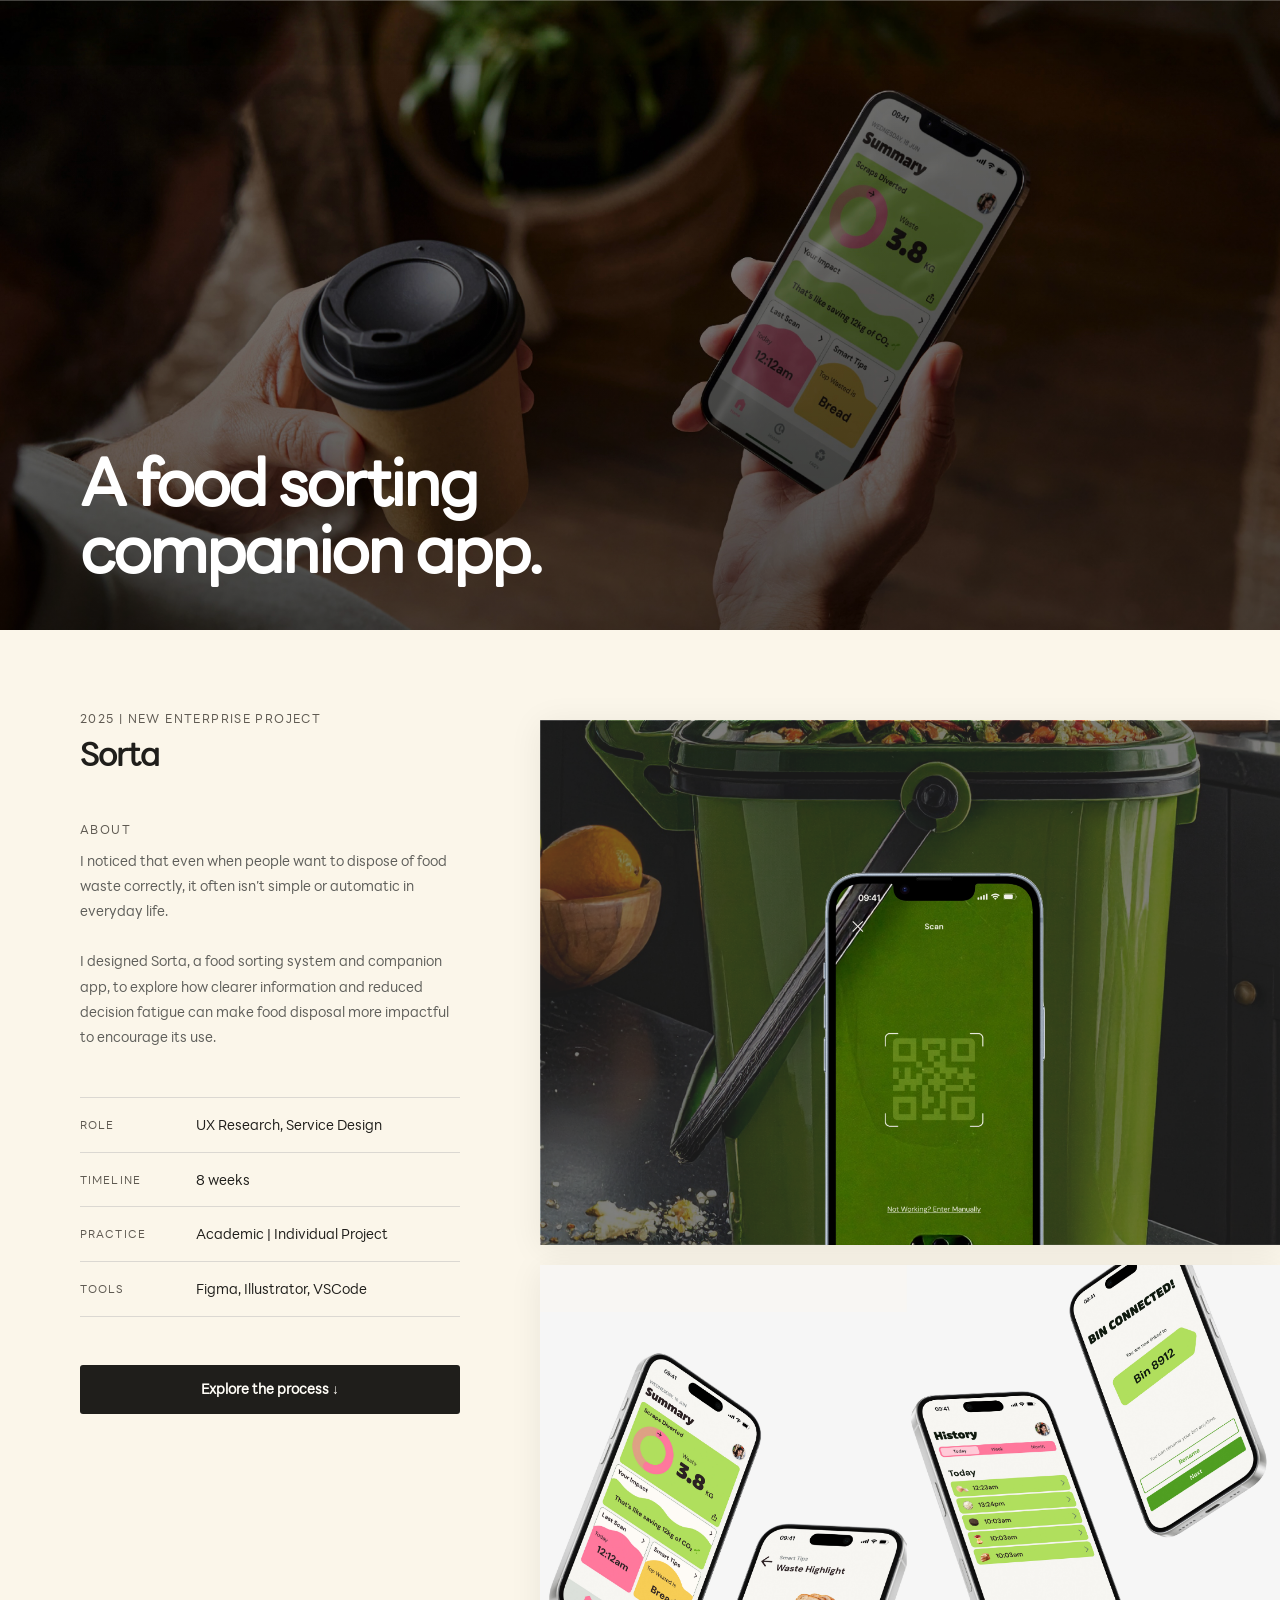
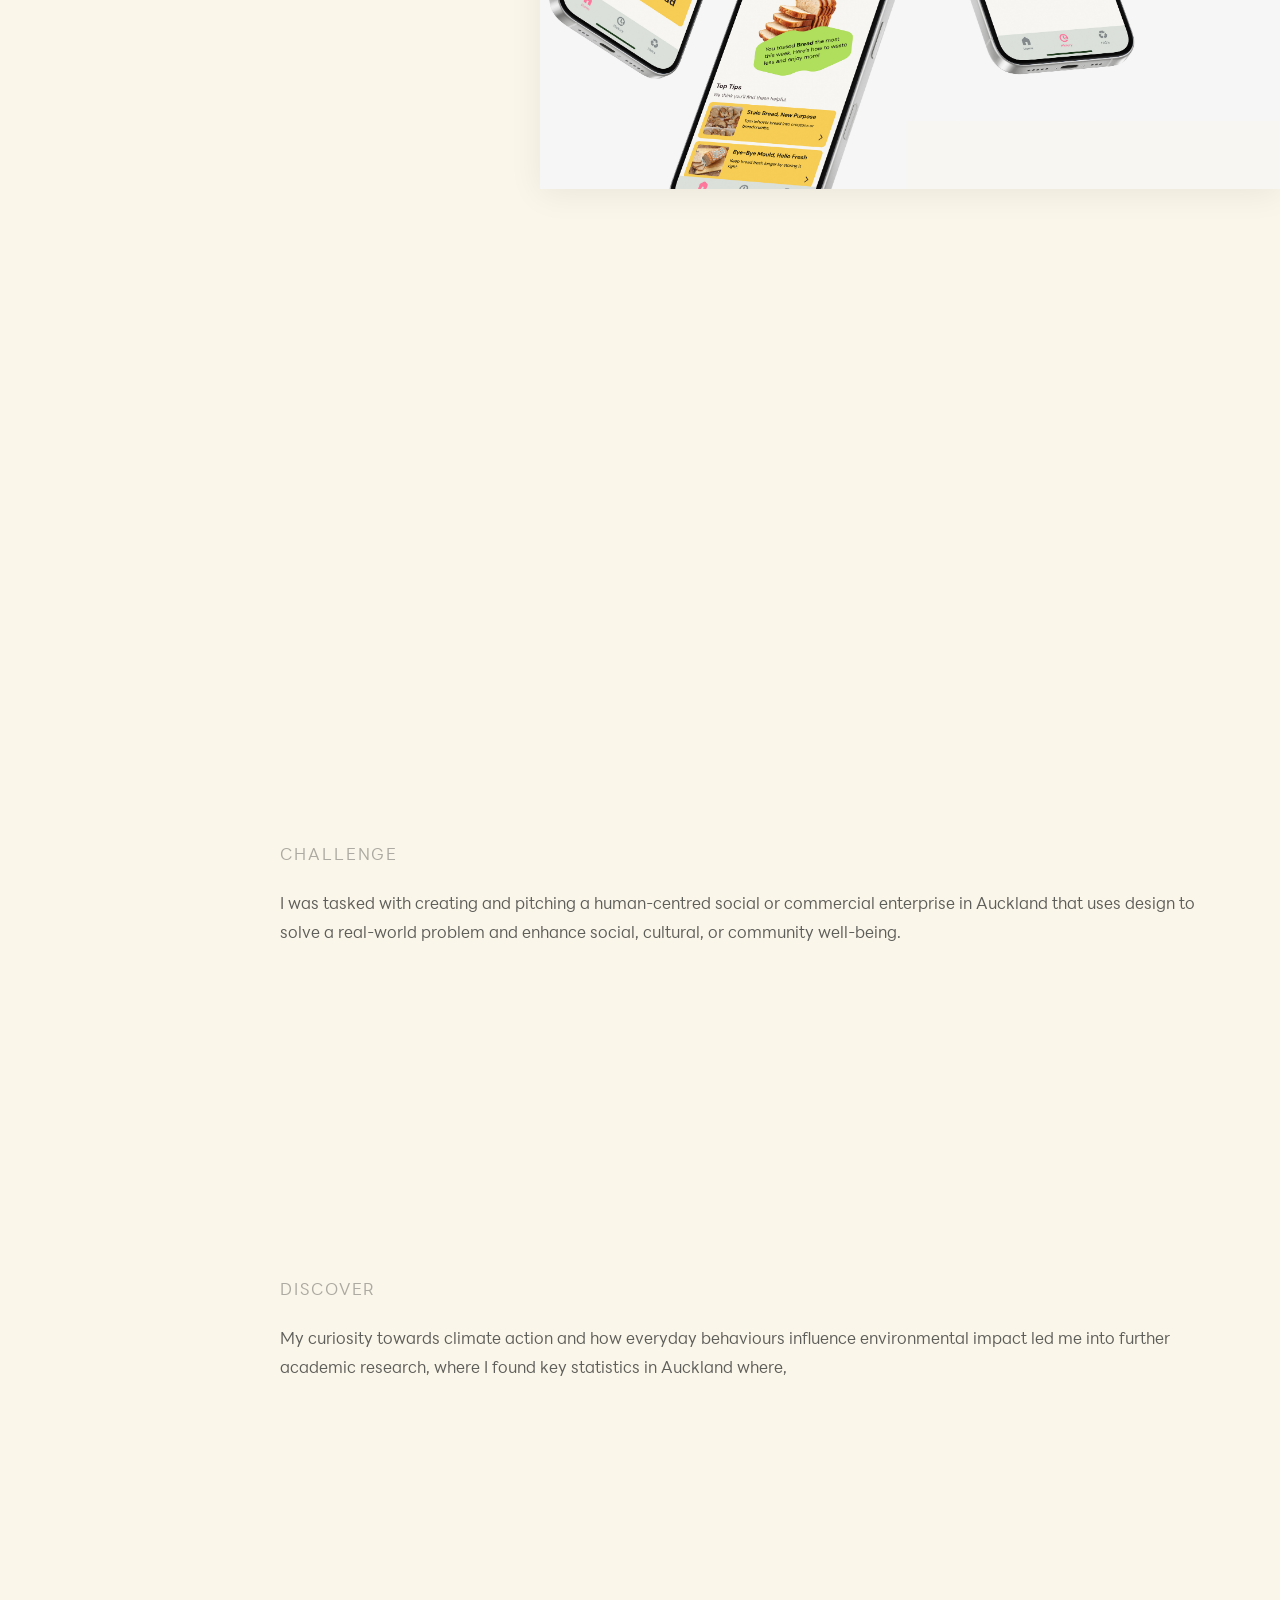
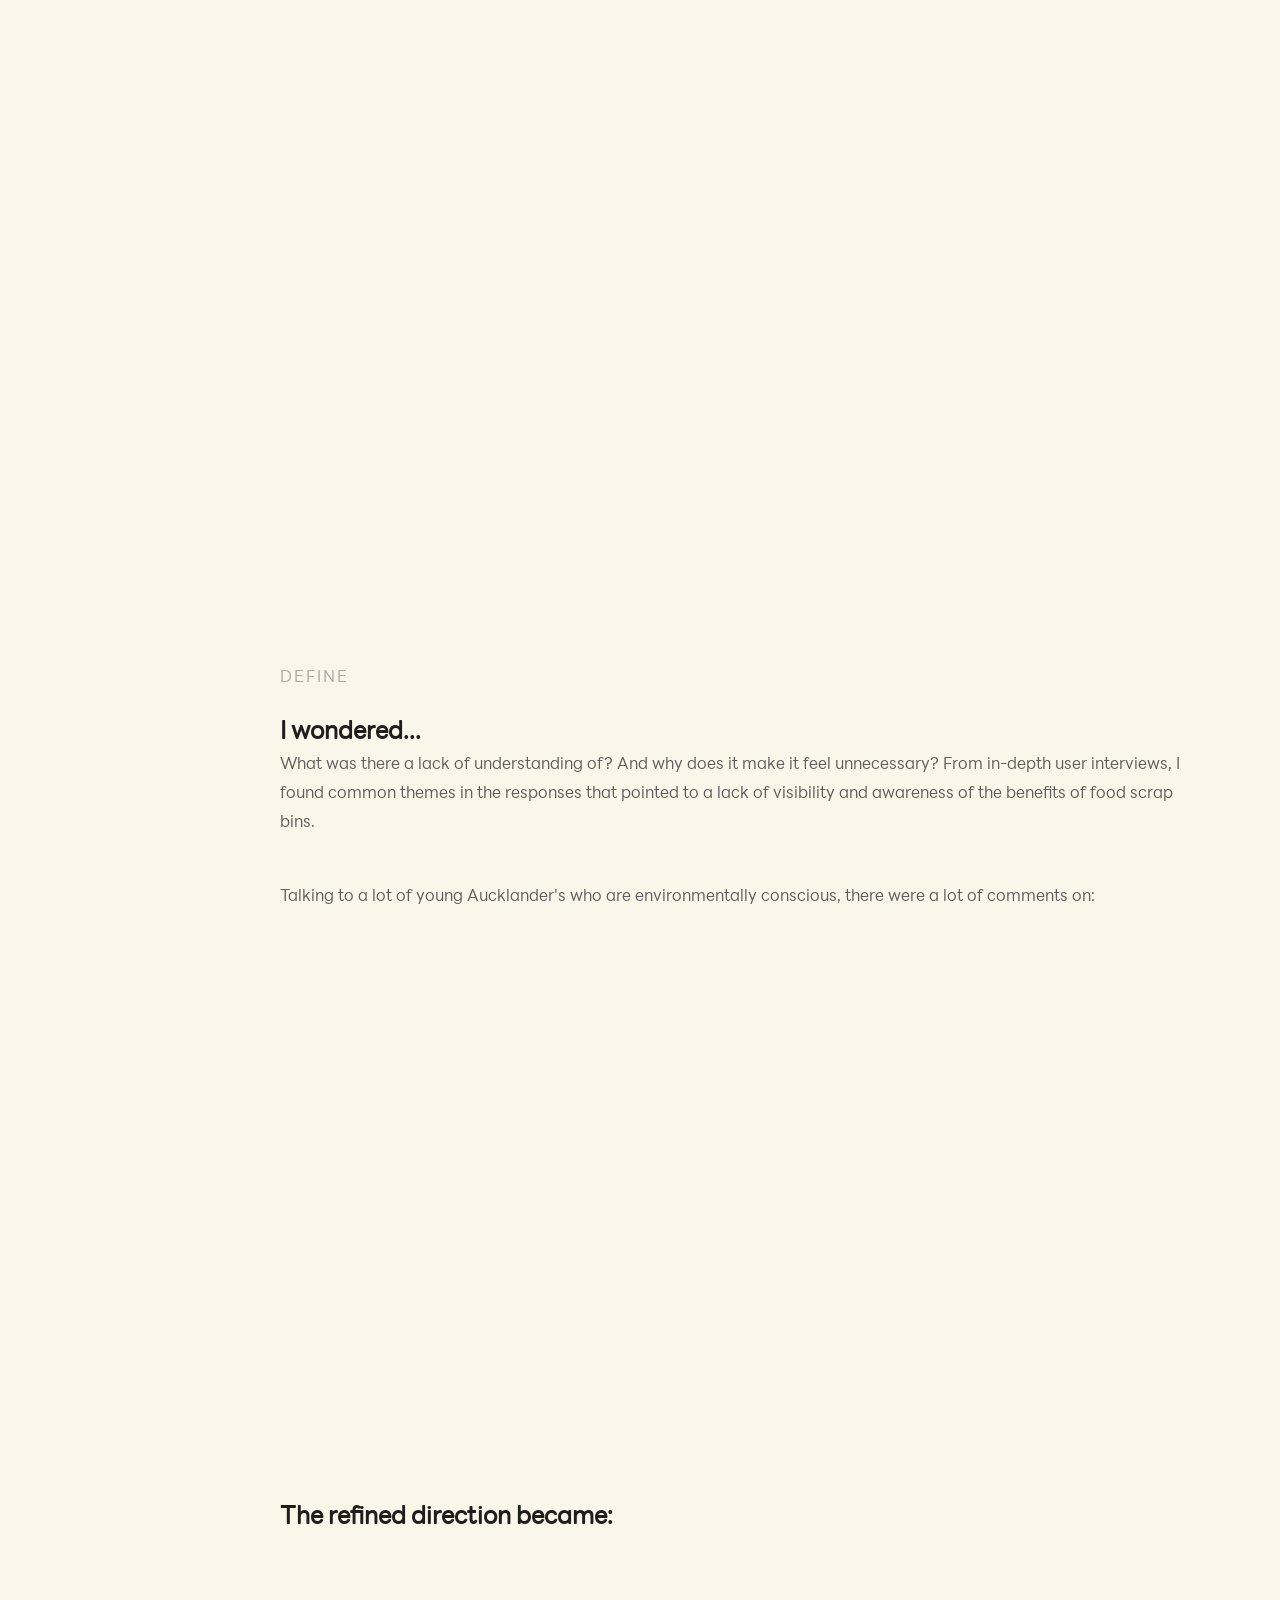
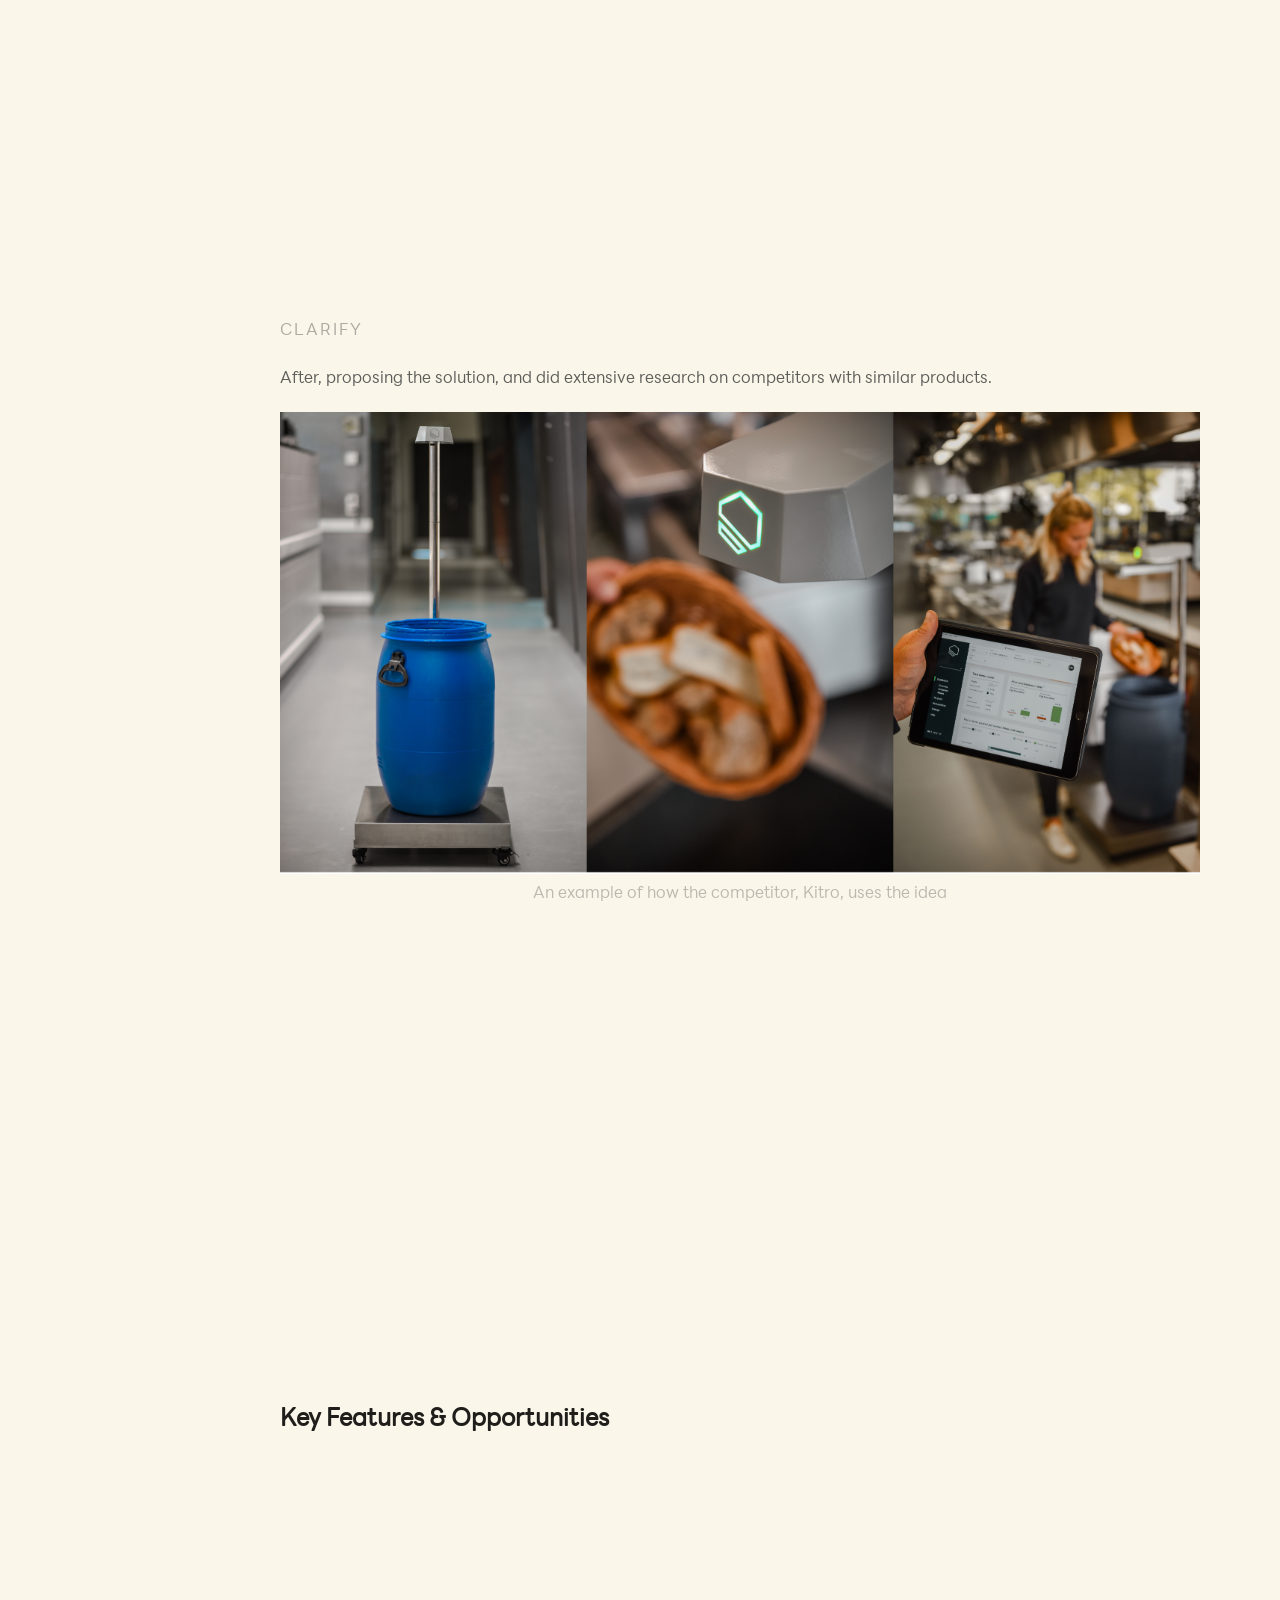
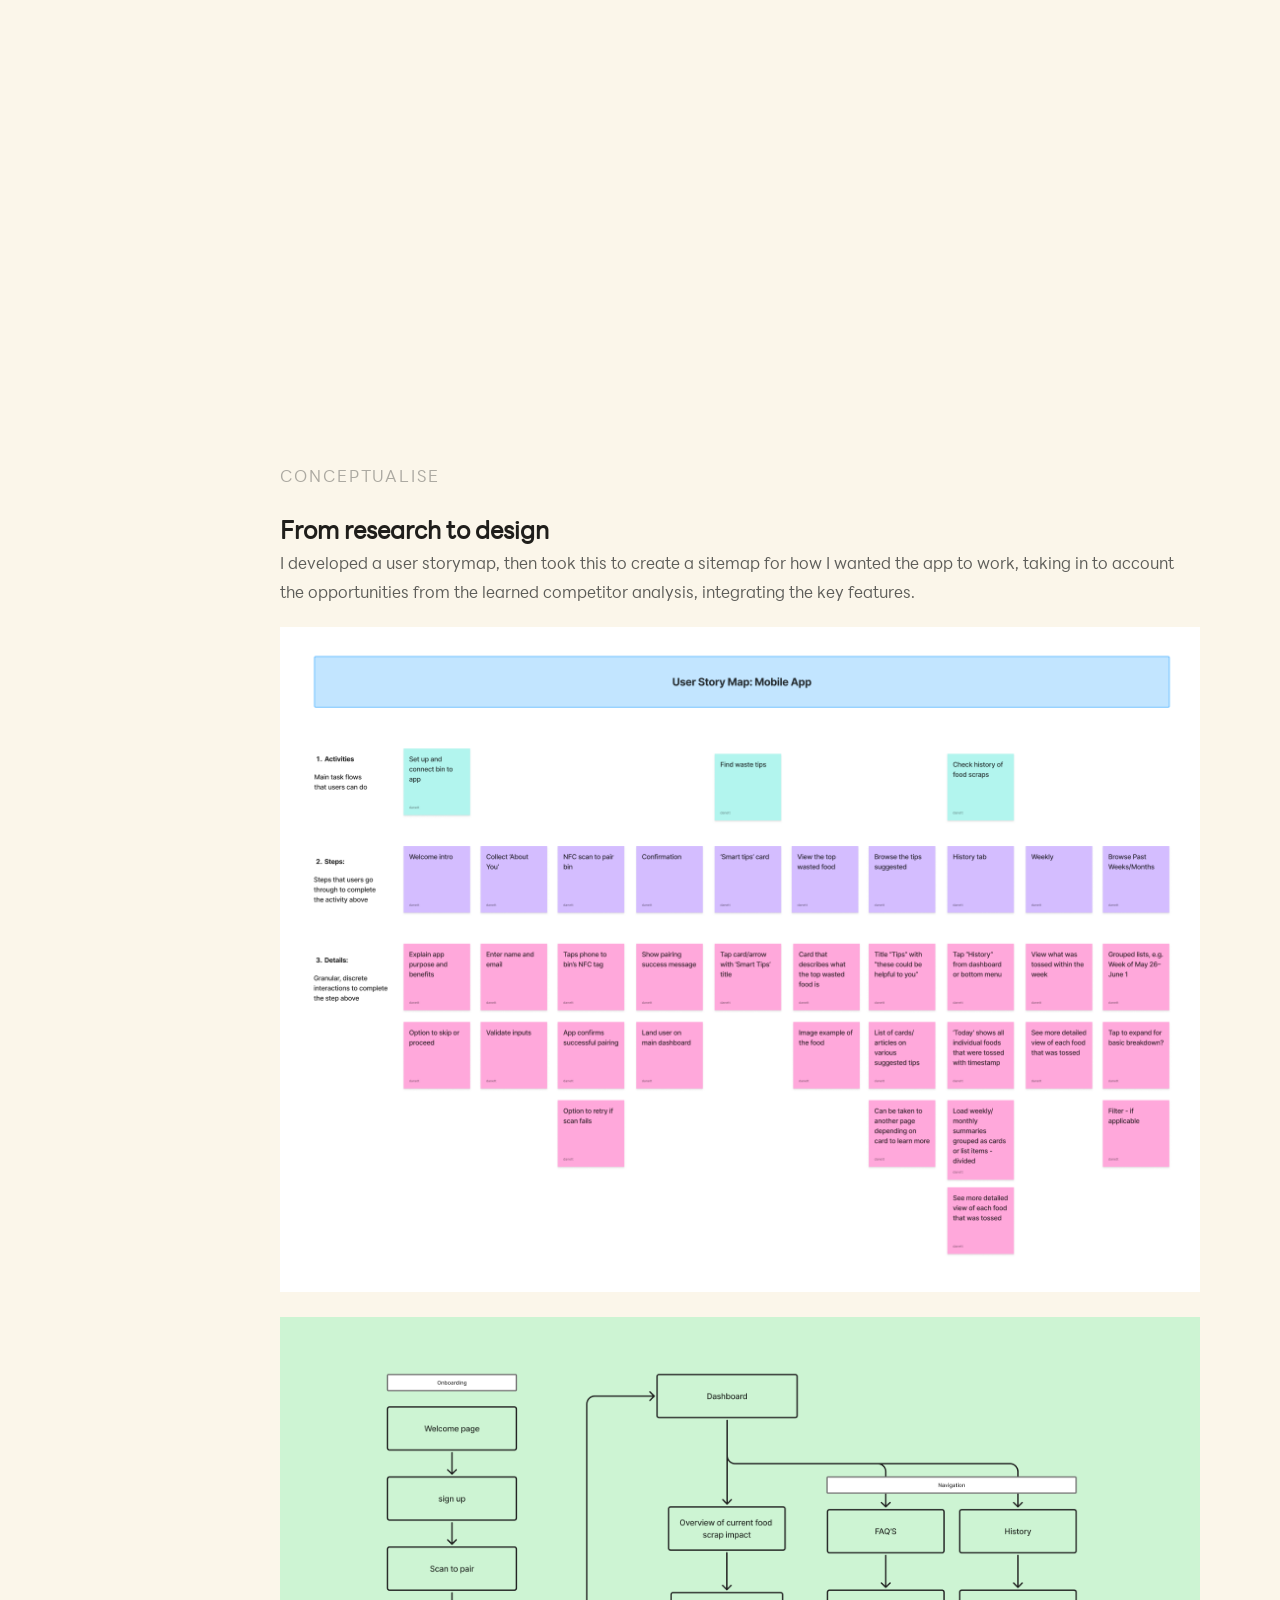
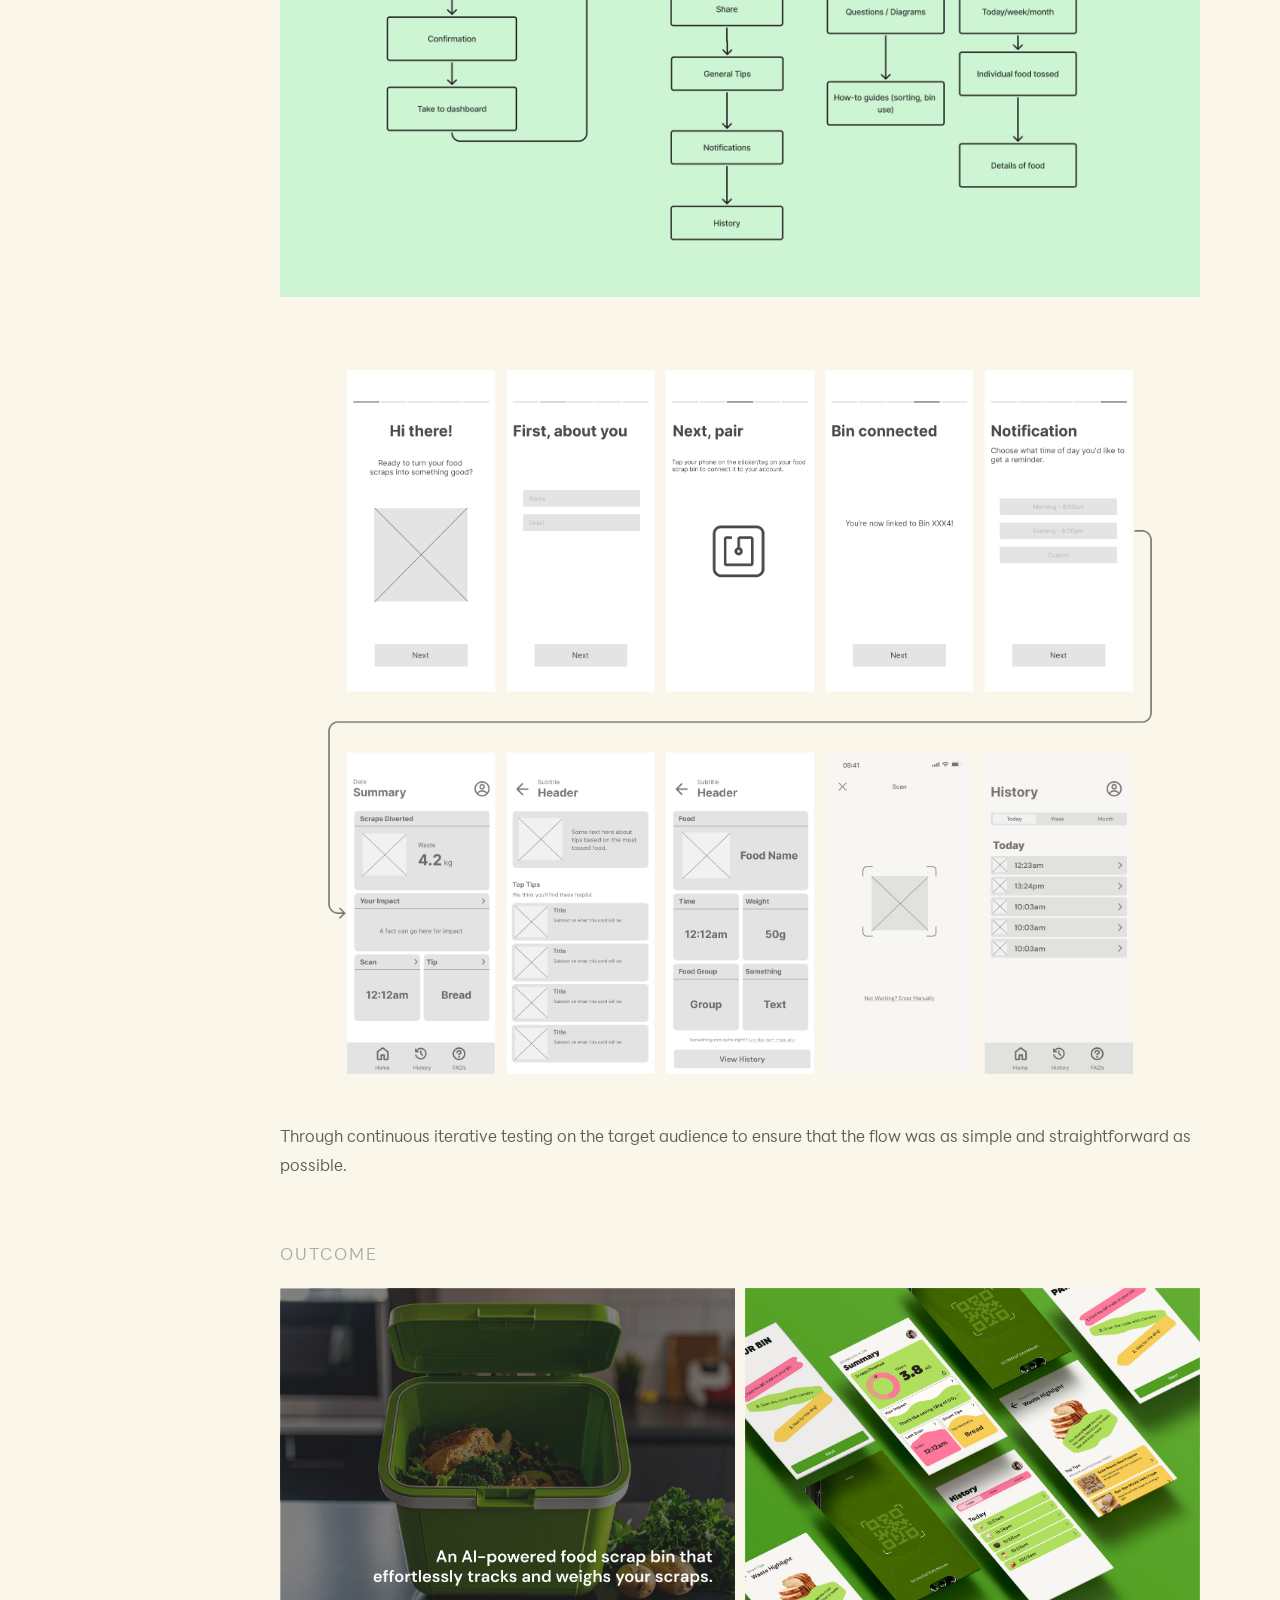
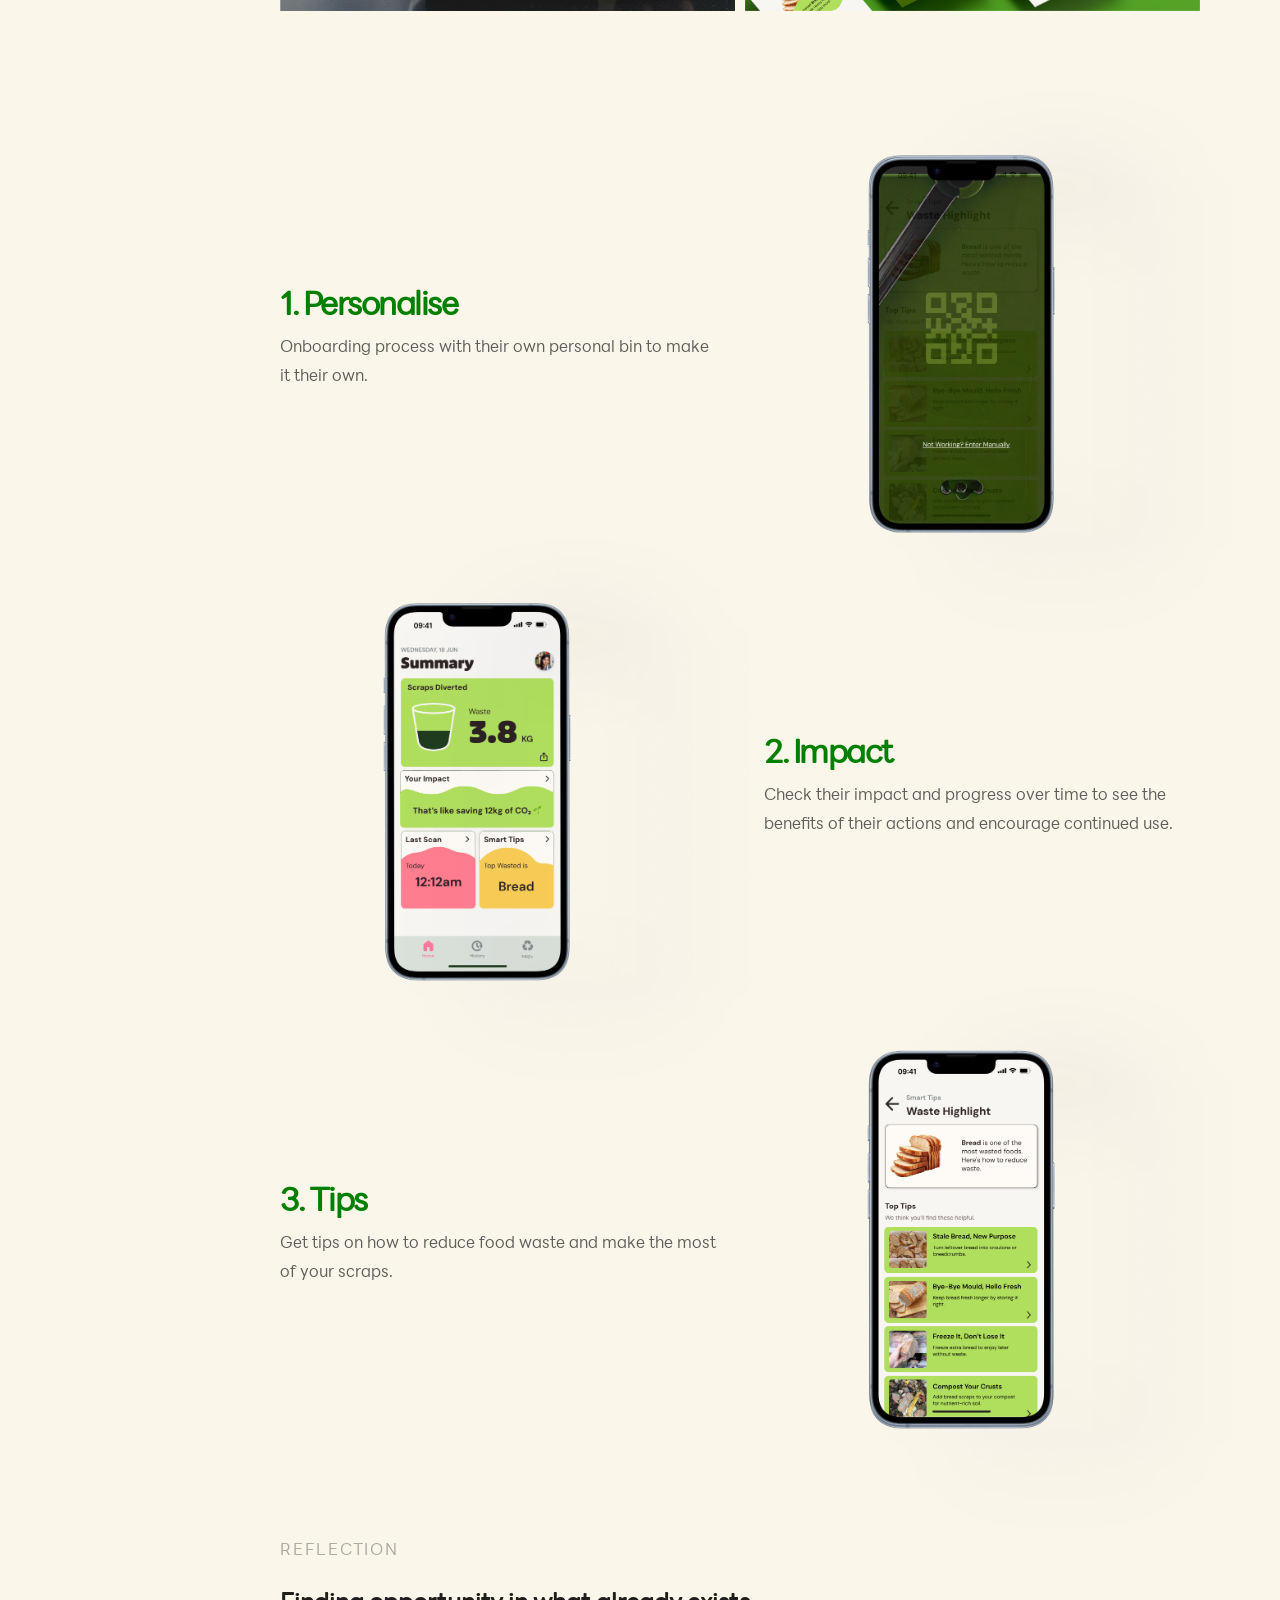
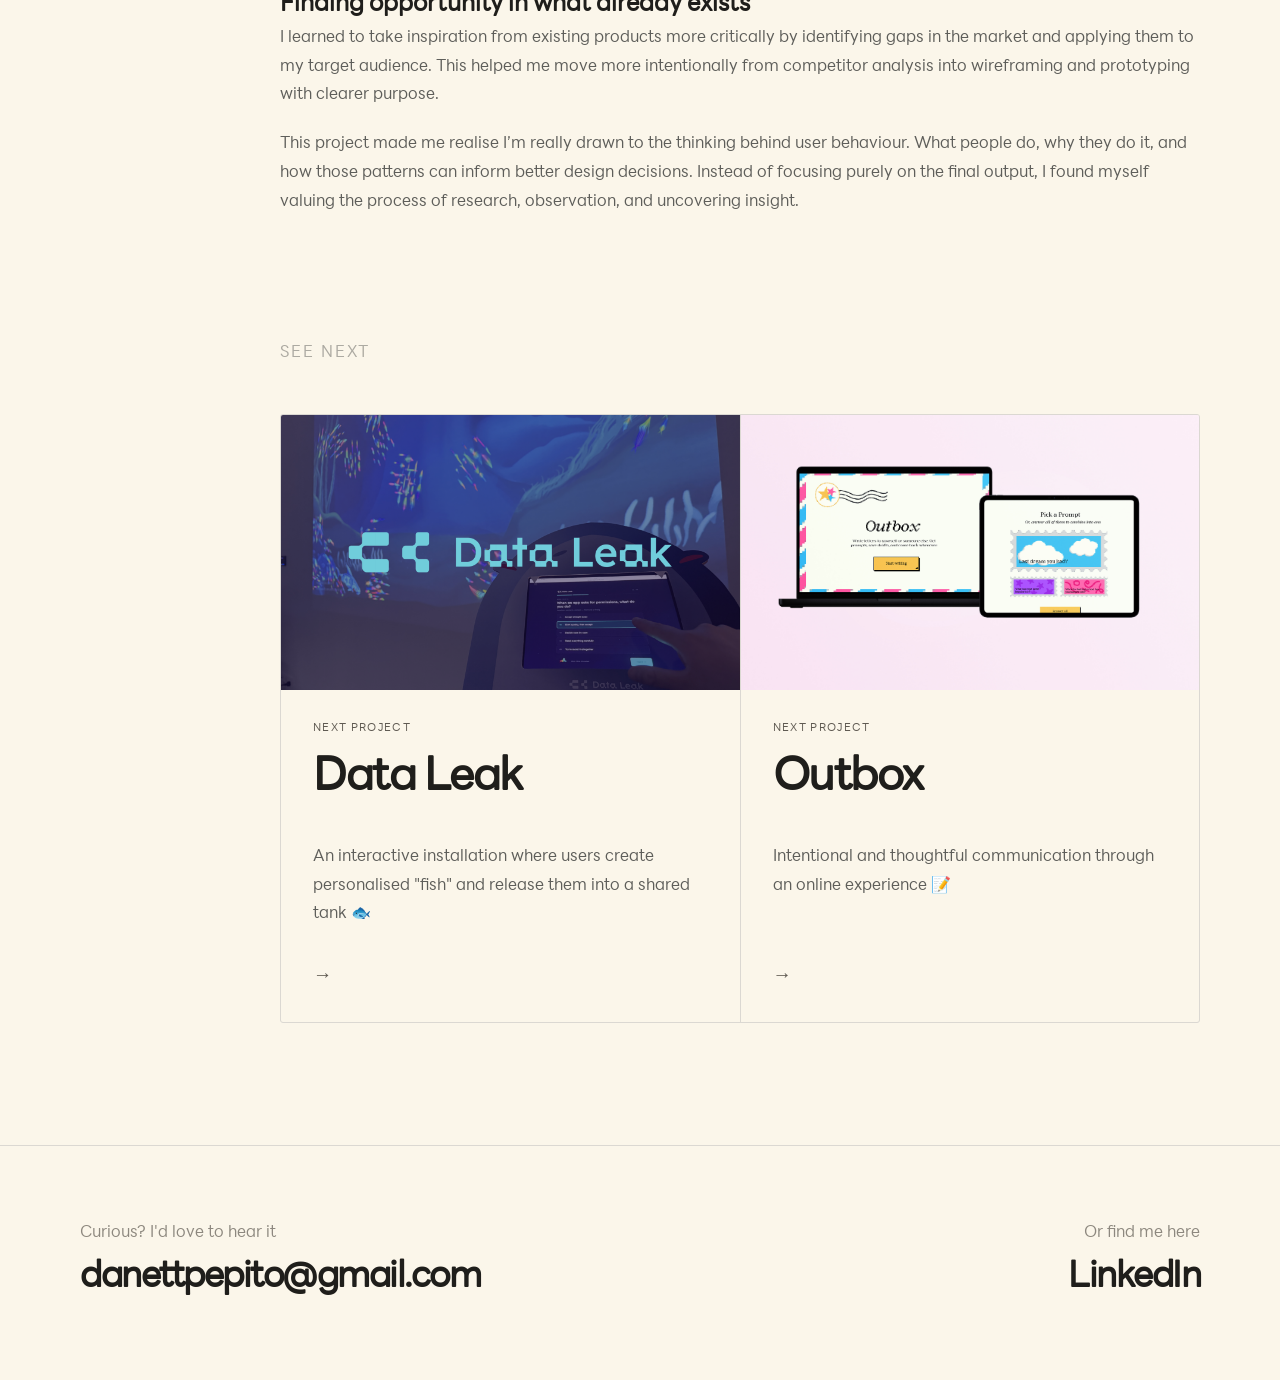
<file: sorta2.html>
<!DOCTYPE html>
<html lang="en">
<head>
  <meta charset="UTF-8">
  <meta name="viewport" content="width=device-width,initial-scale=1.0">
  <title>Sorta | Danett</title>
  <link rel="stylesheet" href="styles.css">
  <link rel="icon" type="image/png" sizes="32x32" href="assets/favicon1.png">
  <script src="script.js" defer></script>
</head>
<body>


  <!-- READING BAR -->
  <div class="reading-bar" id="readingBar"></div>

  <!-- ── Navigation ── -->
  <nav>
    <a href="index.html">
      <img src="assets/logo.png" style="transform: scale(1.2);" alt="danett pepito logo" class="nav-logo">
    </a>
  
    <ul class="nav-links">
      <li><a href="index.html#work">Work</a></li>
      <li><a href="about.html">About Me</a></li>
    </ul>
  </nav>

  <!-- HERO BANNER -->
  <section class="cs-banner">
    <img src="assets/sorta/mockup.jpg" alt="Sorta preview">
    <div class="cs-banner-overlay">
      <h1 class="cs-banner-title">A food sorting companion app.</h1>
    </div>
  </section>

  <!-- STICKY SPLIT: left panel + scrolling images -->
  <section class="cs-split">

    <!-- LEFT: sticky info -->
    <aside class="cs-left">
      <div>
        <p class="cs-project-label">2025 | New enterprise project</p>
        <h2 class="cs-left-title">Sorta</h2>
        <br>
        <p class="cs-project-label">About</p>
        <p class="cs-about-text">
          I noticed that even when people want to dispose of food waste correctly, it often isn’t simple or automatic in everyday life.
          <br>
          <br>
          I designed Sorta, a food sorting system and companion app, to explore how clearer information and reduced decision fatigue can make food disposal more impactful to encourage its use.
        </p>
      </div>

      <div class="cs-meta-rows">
        <div class="cs-meta-row">
          <span class="meta-label">Role</span>
          <span class="meta-value">UX Research, Service Design</span>
        </div>
        <div class="cs-meta-row">
          <span class="meta-label">Timeline</span>
          <span class="meta-value">8 weeks</span>
        </div>
        <div class="cs-meta-row">
          <span class="meta-label">Practice</span>
          <span class="meta-value">Academic | Individual Project</span>
        </div>
        <div class="cs-meta-row">
          <span class="meta-label">Tools</span>
          <span class="meta-value">Figma, Illustrator, VSCode</span>
        </div>
      </div>

      <div class="cs-ctas">
        <a href="#discover" class="cs-cta-primary">Explore the process ↓</a>
        <br>
      </div>
    </aside>
    

    <!-- RIGHT: scrolling images -->
    <div class="cs-right">

      <div class="cs-scroll-img fade-up">
        <img src="assets/sorta/image-6 (1).png" alt="Case Study Image 1">
      </div>

      <div class="cs-scroll-img fade-up">
        <img src="assets/sorta/image-1.png" alt="Case Study Image 1">
      </div>

      <div class="cs-scroll-img fade-up">
        <img src="assets/sorta/image-4.png" alt="Case Study Image 1">
      </div>

    </div>

  </section>

  <br>
  <br>

    <!-- NARRATIVE SECTION -->
    <section class="cs-narrative" id="discover">
      <p class="cs-narrative-eyebrow">Challenge</p>
      <p>
        I was tasked with creating and pitching a human-centred social or commercial enterprise in Auckland that uses design to solve a real-world problem and enhance social, cultural, or community well-being.
      </p>

      <!-- Challenge & Solution -->
      <div class="cs-two-col fade-up">
        <div>
          <p class="cs-two-col-title" style="color:green;">Problem</p>
          <ul>
            <li>Food waste often happens in everyday routines without much thought</li>
            <li>Sustainable intentions don’t always translate into consistent action</li>
          </ul>
        </div>
        <div>
          <p class="cs-two-col-title" style="color:green;">Solution</p>
          <ul>
            <li>A system/app that encourages clearer everyday disposal decisions</li>
            <li>Gentle prompts that support better habits over time</li>
          </ul>
        </div>
      </div>

      <br>
      
      <p class="cs-narrative-eyebrow">DISCOVER</p>
      <p>
        My curiosity towards climate action and how everyday behaviours influence environmental impact led me into further academic research, where I found key statistics in Auckland where,
      </p>

  <!-- FULL BLEED INSIGHT -->
  <div class="cs-fullbleed fade-up">
    <img src="assets/sorta/4L9BDWC_FOOD_WASTE_V_PKG_00_01_00_00_Still006_png.webp" alt="Research insight">
    <div class="cs-fullbleed-overlay">
      <p class="cs-fullbleed-label" style="color: white;">Main insight from research</p>
      <h3 class="cs-fullbleed-text">
        There's a lack understanding of the food waste system and food scrap bins feel unnecessary and more food ends up in landfill.
      </h3>
    </div>
  </div>

  </section>

    <!-- DEFINE -->
    <section class="cs-narrative" id="define">
      <p class="cs-narrative-eyebrow">DEFINE</p>
      <h1>I wondered...</h1>
      <p>
        What was there a lack of understanding of? And why does it make it feel unnecessary? From in-depth user interviews, I found common themes in the responses that pointed to a lack of visibility and awareness of the benefits of food scrap bins.</p>

        <br>

        <p> Talking to a lot of young Aucklander's who are environmentally conscious, there were a lot of comments on:</p>

      <!-- USER QUOTES -->
      <div class="cs-key-grid-2 fade-up">

        <div class="cs-key-box">
          <p class="cs-key-label">#particpant 1</p>
          <p class="cs-key-text">
            "I don't even know where the food scraps are going"
          </p>
        </div>
      
        <div class="cs-key-box">
          <p class="cs-key-label">#participant 3</p>
          <p class="cs-key-text">
            "It takes up too much time and maintenence is hard"
          </p>
        </div>
      
      </div>

      <br>
      <br>

      <!-- HOW MIGHT WE -->
      <div class="cs-hmw fade-up" style="background: rgb(1, 46, 1);">
        <p class="cs-hmw-label" style="color: gray;">How might we...</p>
        <h2 class="cs-hmw-text">
          Make food scrap bin benefits more visible in everyday life?
        </h2>
      </div>

      <br>
      <br>

      <h1>
        The refined direction became:
      </h1>

      <!-- Challenge & Solution -->
      <div class="cs-two-col fade-up">
        <div>
          <p class="cs-two-col-title" style="color:green;">Challenge</p>
          <ul>
            <li>People struggle to understand where food scraps actually go</li>
            <li>Bin systems feel inconvenient and easy to ignore</li>
            <li>Awareness of impact is low in everyday disposal moments</li>
          </ul>
        </div>
        <div>
          <p class="cs-two-col-title" style="color:green;">Solution</p>
          <ul>
            <li>An AI powered bin that tracks and weighs the scraps</li>
            <li>A companion app, to see updates of the bin in real time</li>
          </ul>
        </div>
      </div>

    </section>

        <!-- CLARIFY -->
        <section class="cs-narrative" id="clarify">
          <p class="cs-narrative-eyebrow">CLARIFY</p>
          <p>
            After, proposing the solution, and did extensive research on competitors with similar products.
          </p>

          <img src="assets/sorta/kitro.jpg" alt="Kitro Case Study">
          <p class="caption">
            An example of how the competitor, Kitro, uses the idea
          </p>

          <br>

          <div class="cs-outcome-layout fade-up">
            <!-- KEY FEATURE 1 -->
            <div class="cs-column-image">
              <img src="assets/sorta/competitor-analysis.png" alt="Outcome image">
            </div>
            <div class="cs-outcome-text">
              <p>
                To further understand where I can position this in the market, I did further case studies and SWOT analysis on competitors with similar products.
              </p>
              <p>
                I saw an opportunity to simplify the concept for the target audience and applied key features to my solution:
              </p>
            </div>
          </div>
          <br>
          <br>
            <h1>Key Features & Opportunities</h1>
            <br>
            <img src="assets/sorta/chart2.png" alt="Value proposition canvas" class="fade-up">
        </section>

        <br>
        <br>

        <!-- CONCEPTUALISE -->
        <section class="cs-narrative" id="conceptualise">
          <p class="cs-narrative-eyebrow">CONCEPTUALISE</p>

          <h1>From research to design</h1>
          <p>I developed a user storymap, then took this to create a sitemap for how I wanted the app to work, taking in to account the opportunities from the learned competitor analysis, integrating the key features.</p>

            <img src="assets/sorta/user-story-map.png" alt="Sitemap" class="fade-up">
            <br>
            <img src="assets/sorta/sitemap.png" alt="User story map" class="fade-up">
          

          <br>
          <img src="assets/sorta/wireframe.png" alt="User story map" class="fade-up">
          <p>Through continuous iterative testing on the target audience to ensure that the flow was as simple and straightforward as possible.</p>

        </section>

        <!-- OUTCOME -->
        <section class="cs-narrative" id="outcome">
          <p class="cs-narrative-eyebrow">OUTCOME</p>

          <div class="cs-image-row fade-up">
            <img src="assets/sorta/image-4.png" alt="">
            <img src="assets/sorta/image-10.png" alt="">
            </div>
            <br>
            <br>
            <br>
            <br>
          <div class="cs-outcome-layout fade-up">

            <!-- KEY FEATURE 1 -->
            <div class="cs-outcome-text">
              <h2>1. Personalise</h2>
              <p>
                Onboarding process with their own personal bin to make it their own.
              </p>
            </div>
            <!-- RIGHT -->
            <div class="cs-outcome-image">
              <img src="assets/sorta/screen3.png" alt="Outcome image">
            </div>
            <!-- KEY FEATURE 2 -->
            <div class="cs-outcome-image">
              <img src="assets/sorta/screen1.png" alt="Outcome image">
            </div>
            <!-- RIGHT (TEXT NOW) -->
            <div class="cs-outcome-text">
              <h2>2. Impact</h2>
              <p>
                Check their impact and progress over time to see the benefits of their actions and encourage continued use.
              </p>
            </div>

          <!-- KEY FEATURE 3 -->
            <div class="cs-outcome-text">
              <h2>3. Tips</h2>
              <p>
                Get tips on how to reduce food waste and make the most of your scraps.
              </p>
            </div>
            <!-- RIGHT -->
            <div class="cs-outcome-image">
              <img src="assets/sorta/screen2.png" alt="Outcome image">
            </div>

  </div>

</section>

        <br>
        <br>
        
        <!-- REFLECTION -->
        <section class="cs-narrative" id="narrative">
          <p class="cs-narrative-eyebrow">REFLECTION</p>
          <h1>Finding opportunity in what already exists</h1>
          <p>I learned to take inspiration from existing products more critically by identifying gaps in the market and applying them to my target audience. This helped me move more intentionally from competitor analysis into wireframing and prototyping with clearer purpose.</p>
          <p>
            This project made me realise I’m really drawn to the thinking behind user behaviour. What people do, why they do it, and how those patterns can inform better design decisions. Instead of focusing purely on the final output, I found myself valuing the process of research, observation, and uncovering insight.
          </p>

        <br>
        <br>
        <br>
        <br>

        <p class="cs-narrative-eyebrow">See Next</p>

          <div class="cs-next-grid">
            <a href="data-leak.html" class="cs-next-col">
              <div class="cs-next-col-img dataleak-image"></div>
              <div class="cs-next-col-body">
                <span class="cs-next-col-label">Next project</span>
                <h2 class="cs-next-col-title">Data Leak</h2>
                <p class="cs-next-col-desc">An interactive installation where users create personalised "fish" and release them into a shared tank 🐟</p>
                <span class="cs-next-col-arrow">→</span>
              </div>
            </a>
          
            <a href="outbox.html" class="cs-next-col">
              <div class="cs-next-col-img outbox-image"></div>
              <div class="cs-next-col-body">
                <span class="cs-next-col-label">Next project</span>
                <h2 class="cs-next-col-title">Outbox</h2>
                <p class="cs-next-col-desc">Intentional and thoughtful communication through an online experience 📝</p>
                <span class="cs-next-col-arrow">→</span>
              </div>
            </a>
          </div>

          <br>
          <br>
          <br>
          <br>

        </section>



        <!-- FLOATING CASE STUDY NAV -->
        <div class="cs-floating-nav" id="floatingNav">
          <a href="#discover">Discover</a>
          <a href="#define">Define</a>
          <a href="#clarify">Clarify</a>
          <a href="#conceptualise">Conceptualise</a>
          <a href="#outcome">Outcome</a>
        </div>

<!-- ── Footer ── -->
<footer>
  <div class="footer-rainbow"></div>
  <div class="footer-rainbow-right"></div>

  <div class="footer-inner">
    <div class="footer-cta-row">
      <div class="footer-left">
        <p class="footer-eyebrow">Curious? I'd love to hear it</p>
        <a href="mailto:danettpepito@gmail.com" class="footer-email-big">
          danettpepito@gmail.com
        </a>
      </div>
      <div class="footer-right">
        <p class="footer-eyebrow">Or find me here</p>
        <a href="https://www.linkedin.com/in/danett-pepito-4088b6386/" target="_blank" class="footer-email-big">
          LinkedIn
        </a>
      </div>
    </div>
  </div>


  <!--
  <div class="footer-bottom">
    <span>© 2026 Danett Pepito</span>
    <span>Coded w vibes✦</span>
  </div>-->
</footer> 

</body>
</html>
</file>
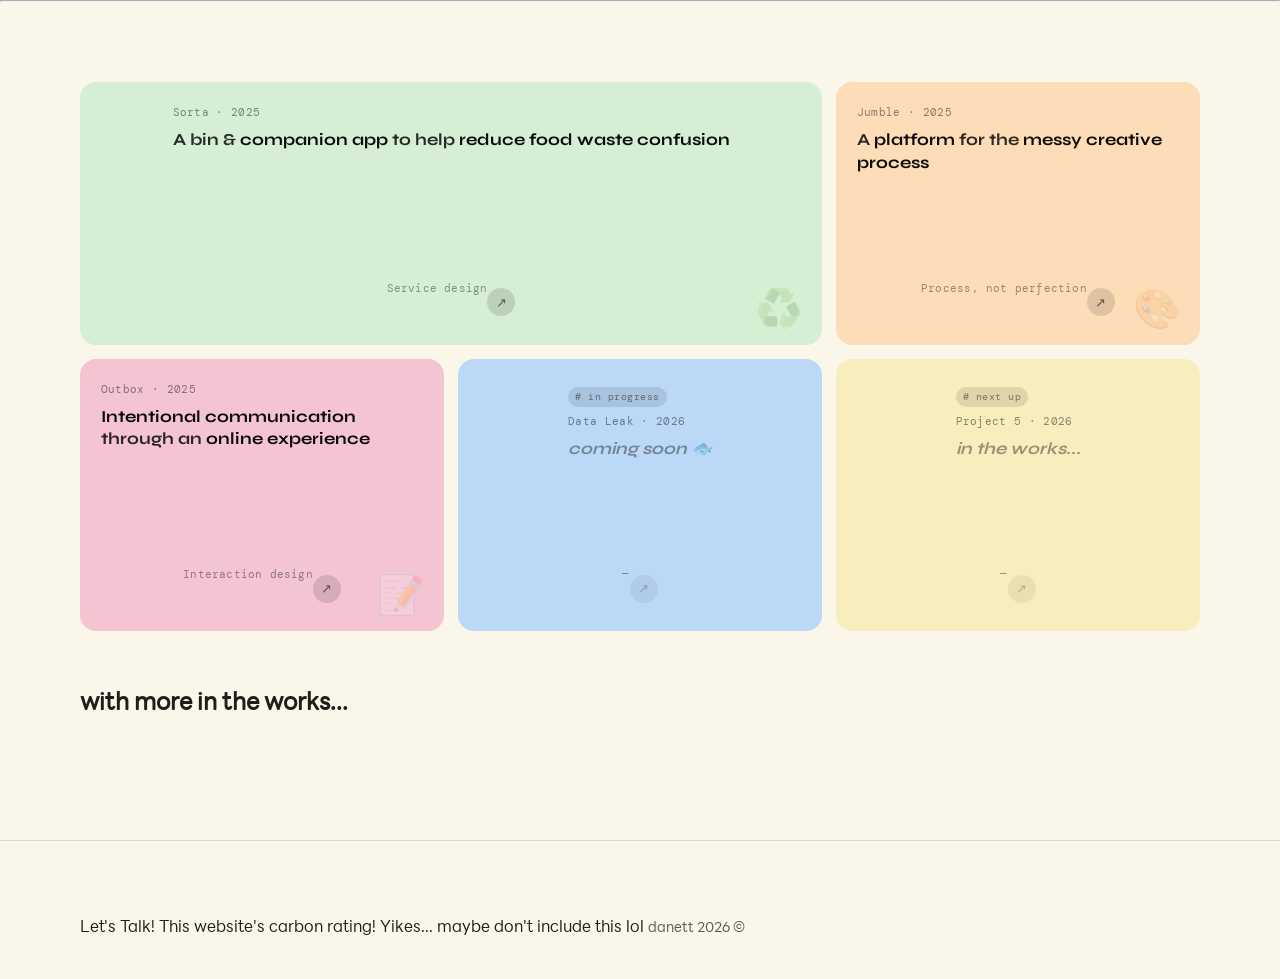
<file: work.html>
<!DOCTYPE html>
<html lang="en">
<head>
  <meta charset="UTF-8">
  <meta name="viewport" content="width=device-width,initial-scale=1.0">
  <title>Danett | UX Portfolio</title>
  <link rel="stylesheet" href="styles.css">
  <link rel="preconnect" href="https://fonts.googleapis.com">
  <link href="https://fonts.googleapis.com/css2?family=DM+Mono:ital,wght@0,300;0,400;0,500;1,300&family=Syne:wght@400;600;700;800&display=swap" rel="stylesheet">
  <script src="https://cdn.jsdelivr.net/npm/gsap@3.15/dist/gsap.min.js"></script>
  <script src="script.js" defer></script>

  <style>
    /* ── Case Studies Grid ── */
    .work-grid {
      display: grid;
      grid-template-columns: repeat(3, 1fr);
      gap: 14px;
    }

    .case-study {
      border-radius: 16px;
      padding: 1.4rem 1.3rem 1.2rem;
      display: flex;
      flex-direction: column;
      justify-content: space-between;
      min-height: 210px;
      cursor: pointer;
      transition: transform 0.2s ease;
      text-decoration: none;
      position: relative;
      overflow: hidden;
    }

    .case-study:hover {
      transform: translateY(-3px);
    }

    .case-study.wide {
      grid-column: span 2;
    }

    /* colour overrides — keep your existing vars or use these directly */
    .case-green  { background: #d5eed4; }
    .case-orange { background: #fdddb8; }
    .case-pink   { background: #f4c4d2; }
    .case-blue   { background: #bcd8f7; }
    .case-yellow { background: #f7edbd; }

    .case-study-tag {
      font-family: 'DM Mono', monospace;
      font-size: 11px;
      font-weight: 400;
      color: rgba(0,0,0,0.45);
      letter-spacing: 0.03em;
      margin: 0 0 0.45rem;
    }

    .case-study-title {
      font-family: 'Syne', sans-serif;
      font-size: 1.05rem;
      font-weight: 700;
      color: rgba(0,0,0,0.82);
      line-height: 1.35;
      margin: 0 0 0.5rem;
    }

    .case-study-title strong {
      color: rgba(0,0,0,0.95);
    }

    .case-study-meta {
      display: flex;
      align-items: center;
      justify-content: space-between;
      margin-top: 0.75rem;
    }

    .case-study-desc {
      font-family: 'DM Mono', monospace;
      font-size: 10.5px;
      color: rgba(0,0,0,0.4);
      letter-spacing: 0.02em;
    }

    .case-study-arrow {
      width: 28px;
      height: 28px;
      border-radius: 50%;
      background: rgba(0,0,0,0.12);
      display: flex;
      align-items: center;
      justify-content: center;
      font-size: 13px;
      color: rgba(0,0,0,0.55);
      transition: background 0.15s;
      flex-shrink: 0;
    }

    .case-study:hover .case-study-arrow {
      background: rgba(0,0,0,0.22);
    }

    .case-study-emoji {
      position: absolute;
      bottom: 1.1rem;
      right: 1.2rem;
      font-size: 2.4rem;
      opacity: 0.18;
      pointer-events: none;
      line-height: 1;
    }

    .case-study-wip {
      font-family: 'DM Mono', monospace;
      font-size: 10px;
      background: rgba(0,0,0,0.1);
      color: rgba(0,0,0,0.45);
      padding: 2px 7px;
      border-radius: 20px;
      letter-spacing: 0.05em;
      display: inline-block;
      margin-bottom: 0.4rem;
    }

    .case-study-wip-title {
      color: rgba(0,0,0,0.38) !important;
      font-style: italic;
    }

    /* responsive */
    @media (max-width: 700px) {
      .work-grid {
        grid-template-columns: 1fr;
      }
      .case-study.wide {
        grid-column: span 1;
      }
    }
  </style>
</head>
<body>

  <!-- ── Navigation ── -->
  <nav>
    <span class="nav-logo">dvp</span>
    <ul class="nav-links">
      <li><a href="#work">Work</a></li>
      <li><a href="about.html">About Me</a></li>
      <li><a href="#">Contact</a></li>
    </ul>
  </nav>
  <hr>

  <!-- ── Work / Case Studies ── -->
  <section class="work" id="work">

    <div class="work-grid">

      <!-- Case Study 1 — wide -->
      <a href="sorta2.html" class="case-study case-green wide">
        <div>
          <p class="case-study-tag">Sorta · 2025</p>
          <h2 class="case-study-title">
            A bin &amp; <strong>companion app</strong> to help
            <strong>reduce food waste confusion</strong>
          </h2>
        </div>
        <div class="case-study-meta">
          <span class="case-study-desc">Service design</span>
          <span class="case-study-arrow">↗</span>
        </div>
        <span class="case-study-emoji" aria-hidden="true">♻️</span>
      </a>

      <!-- Case Study 2 -->
      <a href="jumble.html" class="case-study case-orange">
        <div>
          <p class="case-study-tag">Jumble · 2025</p>
          <h2 class="case-study-title">
            A <strong>platform</strong> for the
            <strong>messy creative process</strong>
          </h2>
        </div>
        <div class="case-study-meta">
          <span class="case-study-desc">Process, not perfection</span>
          <span class="case-study-arrow">↗</span>
        </div>
        <span class="case-study-emoji" aria-hidden="true">🎨</span>
      </a>

      <!-- Case Study 3 -->
      <a href="outbox.html" class="case-study case-pink">
        <div>
          <p class="case-study-tag">Outbox · 2025</p>
          <h2 class="case-study-title">
            <strong>Intentional communication</strong>
            through an <strong>online experience</strong>
          </h2>
        </div>
        <div class="case-study-meta">
          <span class="case-study-desc">Interaction design</span>
          <span class="case-study-arrow">↗</span>
        </div>
        <span class="case-study-emoji" aria-hidden="true">📝</span>
      </a>

      <!-- Case Study 4 — WIP -->
      <a href="data-leak.html" class="case-study case-blue">
        <div>
          <span class="case-study-wip"># in progress</span>
          <p class="case-study-tag">Data Leak · 2026</p>
          <h2 class="case-study-title case-study-wip-title">coming soon 🐟</h2>
        </div>
        <div class="case-study-meta">
          <span class="case-study-desc">—</span>
          <span class="case-study-arrow" style="opacity:0.45">↗</span>
        </div>
      </a>

      <!-- Case Study 5 — placeholder -->
      <a href="#" class="case-study case-yellow">
        <div>
          <span class="case-study-wip"># next up</span>
          <p class="case-study-tag">Project 5 · 2026</p>
          <h2 class="case-study-title case-study-wip-title">in the works...</h2>
        </div>
        <div class="case-study-meta">
          <span class="case-study-desc">—</span>
          <span class="case-study-arrow" style="opacity:0.45">↗</span>
        </div>
      </a>

    </div>

    <br>
    <br>
    <h1>with more in the works...</h1>

  </section>


  <!-- ── Footer ── -->
  <footer>
    <span class="foot-left">Let's Talk!</span>
    <a href="https://www.websitecarbon.com/website/danettpepito-com/" target="_blank"><span> This website's carbon rating! Yikes... maybe don't include this lol</span></a>
    <span style="font-size:0.85rem; color: var(--mid);">danett 2026 &#169;</span>
  </footer>

  <div class="cursor-label">Open Project</div>

</body>
</html>
</file>
<file: styles.css>
@font-face {
  font-family: "LineSeed";
  src: url("fonts/LINESeedSans_W_Rg.woff2") format("woff2");
  font-weight: 400;
  font-style: normal;
}

@font-face {
  font-family: "LineSeed";
  src: url("fonts/LINESeedSans_W_Th.woff2") format("woff2");
  font-weight: 200;
  font-style: normal;
}

/* ── Variables ── */
:root {
--bg:       #fbf6ea;   /* warm cream background */
--dark:     #1f1e1b;   /* high contrast readable black */
--mid:      #5f5a52;   /* darker grey for AA contrast */
--text-soft:#4e4a43;   /* improved body text contrast */

--yellow:   #d6a73a;   /* primary muted mustard */
--yellow-bg:#f3d78a;   /* soft highlight (use sparingly) */
--yellow-deep:#b8861a; /* hover / emphasis */

--white:    #fffdf7;
--card-bg:  #fffaf0;

--radius:   3px;
--font-body: 'LineSeed', sans-serif;
--font-weight-body: 400;
}

body {
cursor: auto;
font-family: var(--font-body);
font-weight: var(--font-weight-body);
}

@keyframes bounce {
  0%, 100% { transform: translateY(0); }
  50% { transform: translateY(-8px); }
}

/* ── Reset ── */
*, *::before, *::after { box-sizing: border-box; margin: 0; padding: 0; }
html { scroll-behavior: smooth; }
body {
  background-color: var(--bg);
  color: var(--dark);
  font-family: var(--font-body);
  font-size: 16px;
  line-height: 1.6;
  overflow-x: hidden;
  font-family: var(--font-body);
  font-weight: var(--font-weight-body);
}
a { color: inherit; text-decoration: none; }
img { display: block; max-width: 100%; }

/* ── Nav ── */
nav {
background: rgba(251, 246, 234, 0.88);
backdrop-filter: none;
padding: 1.2rem 2.5rem;
transform: translateY(0);
}

.nav-logo {
height: 50px;   /* tweak this */
width: auto;
display: block;
}

.nav-links {
  display: flex;
  gap: 12px;
  list-style: none;
}

.nav-links a {
  display: flex;
  align-items: center;
  gap: 6px;
  padding: 8px 18px;
  border: 1.5px solid var(--dark);
  border-radius: 5px;
  font-size: 0.85rem;
  font-weight: 400;
  color: var(--dark);
  background: transparent;
  transition: background 0.2s, color 0.2s;
}

.nav-links a:hover { background: var(--dark); color: var(--bg); }

.nav-links .nav-active {
  background: var(--dark);
  color: var(--bg);
}

/* ── About page nav — always visible ── */
body:has(.about-hero) nav {
transform: translateY(0) !important;
background: rgba(240, 237, 232, 0.85);
backdrop-filter: blur(12px);
}

/* ── Hero ── */
.hero {
  min-height: 100vh;
  display: flex;
  flex-direction: column;
  justify-content: center;
  

  padding: 120px 10vw 200px;
  align-items: flex-start;
}

/* Hero headline */
.hero-headline {
  font-size: 2.8rem;
  font-weight: 800;
  line-height: 1.1;
}

.hero-comment {
  font-size: 1.5rem;
  color: #999;
  font-family: var(--font-body);
  font-weight: 400;
  opacity: 0.8;
}

/* "make sense" pill */
.hero-highlight {
  display: inline-block;
  background: var(--rust-bg);
  color: var(--white);
  border-radius: 999px;
  padding: 4px 28px 6px;
  margin-left: 6px;
  font-style: italic;
  font-family: var(--font-body);
  font-size: clamp(2.2rem, 4.5vw, 3.8rem);
  letter-spacing: -1px;
}

.hero-think p {
  font-family: var(--font-hand);
  font-size: 1rem;
  color: var(--mid);
  margin-bottom: 12px;
}

/* ── Section header ── */
.section-label {
  font-family: var(--font-hand);
  font-size: 1.1rem;
  color: var(--mid);
  margin-bottom: 48px;
}

/* ── HERO CANVAS DOTS ── */
#heroCanvas {
position: absolute;
inset: 0;
width: 100%;
height: 100%;
pointer-events: none;
z-index: 0;
}

/* push hero content above the canvas */
.hero > *:not(#heroCanvas) {
position: relative;
z-index: 1;
}



/* ── Case study card ── */
.case-study {
display: grid;
grid-template-columns: 1fr 1fr;
align-items: center;
cursor: default;
border-radius: var(--radius);
}

/* link becomes the clickable wrapper but DOES NOT break grid */
.case-study-link-wrap {
display: contents; 
text-decoration: none;
color: inherit;
cursor: default;
gap: 2rem;
}

/* optional hover effect on whole section */
.case-study:hover .case-study-image {
transform: rotate(0deg) scale(1) !important;
border-radius: var(--radius);
}

/* Alternate layout every other card */
.case-study:nth-child(even) .case-study-text { order: 2; }
.case-study:nth-child(even) .case-study-image { order: 1; }


.case-study-year {
  font-size: 0.85rem;
  color: var(--mid);
  margin-bottom: 16px;
}

.case-study-title {
  font-size: clamp(1.6rem, 3vw, 2.4rem);
  font-weight: 800;
  line-height: 1.15;
  margin-bottom: 16px;
}


.case-study-desc {
  font-size: 1rem;
  color: var(--mid);
  line-height: 1.7;
  margin-bottom: 28px;
}

.case-study-link {
  display: inline-flex;
  align-items: center;
  gap: 8px;
  font-size: 0.9rem;
  font-weight: 700;
  color: var(--dark);
  border-bottom: 2px solid var(--dark);
  padding-bottom: 2px;
}

.case-study-link:hover { color: var(--rust); border-color: var(--rust); }

.case-study-image {
  background: var(--card-bg);
  overflow: hidden;
  aspect-ratio: 4 / 3;
  display: flex;
  align-items: center;
  justify-content: center;
  box-shadow: 0 0.5px 0.5px rgba(104, 104, 104, 0.08);
}

/* ── FOOTER ── */
footer {
position: relative;
padding: 72px 80px 40px;
border-top: 1.5px solid #dbd8d2;
overflow: hidden;
}

.footer-rainbow {
position: absolute;
top: 0; left: -40px;
width: 550px; height: 100%;
background: linear-gradient(135deg,
  rgba(249,115,22,0.45) 0%,
  rgba(250,204,21,0.38) 20%,
  rgba(74,222,128,0.32) 40%,
  transparent 100%
);
filter: blur(32px);
pointer-events: none;
z-index: 0;
}

.footer-rainbow-right {
position: absolute;
top: 0; right: -40px;
width: 550px; height: 100%;
background: linear-gradient(-135deg,
  rgba(244,114,182,0.45) 0%,
  rgba(192,132,252,0.32) 40%,
  rgba(250,204,21,0.22) 80%,
  transparent 100%
);
filter: blur(32px);
pointer-events: none;
z-index: 0;
}

.footer-inner {
position: relative;
z-index: 1;
margin-bottom: 48px;
}

.footer-eyebrow {
font-size: 1rem;
color: var(--mid);
opacity: 0.7;
margin-bottom: 12px;
}

.footer-cta-row {
display: flex;
justify-content: space-between;
align-items: flex-start;
}

.footer-left,
.footer-right {
display: flex;
flex-direction: column;
}

.footer-right {
text-align: right;
}

.footer-email-big {
font-size: clamp(1.4rem, 2.8vw, 2.4rem);
font-weight: 800;
letter-spacing: -1.5px;
line-height: 1;
color: var(--dark);
text-decoration: none;
transition: opacity 0.2s ease;
}

.footer-email-big:hover {
opacity: 0.55;
}

.footer-bottom {
position: relative;
z-index: 1;
display: flex;
justify-content: space-between;
align-items: center;
border-top: 1px solid #dbd8d2;
padding-top: 24px;
font-size: 0.78rem;
color: var(--mid);
opacity: 0.6;
}

/* ── WONKY IMAGE HOVER ── */
.case-study-image {
transform: translateZ(0);
transition: transform 0.18s ease-out;
will-change: transform;
}

/* tilt alternates for any number of cards */
.case-study:nth-child(odd) .case-study-image {
transform: rotate(-1.3deg) scale(0.97);
}

.case-study:nth-child(even) .case-study-image {
transform: rotate(1.3deg) scale(0.97);
}

.case-study:hover .case-study-image {
transform: rotate(0deg) scale(1);
box-shadow: 0 16px 56px rgba(0, 0, 0, 0.18);
outline: 4px solid var(--dark);
outline-offset: 4px;
}

/* different colours per case study (by colour class, not position) */
.case-blue:hover .case-study-image {
outline-color: blue;
}

.case-pink:hover .case-study-image {
outline-color: #FF69B4;
}

.case-green:hover .case-study-image {
outline-color: green;
}

.case-orange:hover .case-study-image {
outline-color: #730fd6; /* purple */
}

/* ── IN-PROGRESS CARD: grey hover colours ── */
.case-study.case-wip:hover .case-study-image {
outline-color: #888;
}

.case-study.case-wip:hover strong {
color: #888;
}

/* ── IN-PROGRESS BADGE ── */
.case-wip-badge {
display: inline-block;
margin-left: 8px;
padding: 2px 10px;
border: 1px solid currentColor;
border-radius: 999px;
font-size: 0.75rem;
}

.case-green:hover strong {
color: green;
}

.case-orange:hover strong {
color: rgb(128, 0, 255);
}

.case-pink:hover strong {
color: #FF69B4;
}

.case-blue:hover strong {
color: blue;
}

.case-study strong {
transition: color 0.2s ease;
}

/* CURSOR - "Open Project" */
.cursor-label {
position: fixed;
top: 0;
left: 0;
padding: 0.4rem 0.7rem;
font-size: 0.75rem;
background: black;
color: white;
border-radius: 999px;
pointer-events: none;
opacity: 0;
transform: translate(-50%, -50%);
transition: opacity 0.15s ease;
z-index: 9999;
white-space: nowrap;
}

/* default cursor COLOUR */
.cursor-label {
background: black;
}

/* CASE STUDY LINK */
.case-study {
display: grid;
grid-template-columns: 1fr 1fr;
gap: 85px;
align-items: center;

text-decoration: none;
color: inherit;
}

/* ── Divider ── */
.divider {
  height: 1.5px;
  background: #dbd8d2;
  margin: 0 80px;
}

/* ── Utility ── */
.sr-only {
  position: absolute; width: 1px; height: 1px;
  padding: 0; margin: -1px; overflow: hidden;
  clip: rect(0,0,0,0); white-space: nowrap; border-width: 0;
}



/* CASE STUDY IMAGES */
.sorta-image {
  background: url("assets/sorta/cover.png") center/cover no-repeat;
}

.jumble-image {
  background: url("assets/Screenshot\ 2026-06-11\ at\ 00.43.35.jpeg") center/cover no-repeat;
}

.outbox-image {
background: url("assets/outbox/image-9.jpg") center/cover no-repeat;
}

.dataleak-image {
background: url("assets/data-leak/data-leak.png") center/cover no-repeat;
}

.between-image {
background: url("assets/between/image01-dvp.jpg") center/cover no-repeat;
}

/* SORTA.HTML */


/* ── CASE STUDY HERO WRAPPER ── */
/* INTRO SECTION */
.cs-intro {
  width: min(1100px);
  margin: 40px auto 0;
}

.cs-project-name {
  font-size: 0.9rem;
  color: var(--mid);
  margin-bottom: 12px;
  text-transform: uppercase;
  letter-spacing: 0.08em;
}

.cs-project-description {
  font-size: clamp(2.2rem, 5vw, 4.5rem);
  line-height: 1.05;
  letter-spacing: -2px;
  max-width: 900px;
  margin-bottom: 48px;
}

/* META BOX */
.cs-meta-box {
  width: 100%;
  background: var(--white);
  border: 1px solid #dbd8d2;
  border-radius: 3px;

  padding: 32px 36px;

  display: grid;
  grid-template-columns: repeat(4, 1fr);
  gap: 32px;
}

.meta-item {
  display: flex;
  flex-direction: column;
  gap: 8px;
}

.meta-label {
  font-size: 0.72rem;
  text-transform: uppercase;
  letter-spacing: 0.08em;
  color: var(--mid);
}

.meta-value {
  font-size: 0.95rem;
  line-height: 1.5;
  color: var(--dark);
}

/* -- overview -- */
.cs-box {
  display: grid;
  grid-template-columns: 1fr 1fr;
  gap: 48px;

  margin-top: 40px;
  padding: 40px;

  background: var(--white);
  border: 1px solid #dbd8d2;
  border-radius: var(--radius);
}

/* columns */
.cs-box-col {
  display: flex;
  flex-direction: column;
  gap: 16px;
}

/* titles */
.cs-box-title {
  font-size: 1rem;
  font-weight: 600;
  color: var(--dark);
}

/* list */
.cs-list {
  list-style: none;
  display: flex;
  flex-direction: column;
  gap: 12px;
  padding-left: 0;
}

.cs-list li {
  font-size: 1rem;
  line-height: 1.7;
  color: #5e5e5a;
  position: relative;
  padding-left: 16px;
}

.cs-list li::before {
  content: "•";
  position: absolute;
  left: 0;
  color: var(--mid);
}

/* FULL WIDTH BREAKOUT SECTION */
.cs-insight {
  position: relative;

  width: 100vw;
  margin-left: calc(50% - 50vw);
  margin-right: calc(50% - 50vw);

  margin-top: 80px;
}

/* IMAGE */
.cs-insight img {
  width: 100%;
  object-fit: cover;
  display: block;
}

/* overlay text */
.insight-overlay {
  position: absolute;
  inset: 0;

  display: flex;
  flex-direction: column;
  align-items: center;
  justify-content: center;

  text-align: center;
  padding: 40px;

  background: rgba(0, 0, 0, 0.35);
  color: white;
}

.insight-label {
  font-size: 0.75rem;
  letter-spacing: 0.1em;
  text-transform: uppercase;
  opacity: 0.8;
  margin-bottom: 12px;
}

.insight-text {
  font-size: clamp(1.8rem, 3.5vw, 3rem);
  line-height: 1.2;
  max-width: 900px;
}

/* responsive */
@media (max-width: 900px) {
  .cs-insight img {
    height: 50vh;
  }
}

@media (max-width: 900px) {
  .cs-box {
    grid-template-columns: 1fr;
    gap: 32px;
  }
}


/* ============================================================
 sorta.css — case study styles for sorta.html
 Relies on CSS variables defined in styles.css
 ============================================================ */

/* ── READING BAR ── */
.reading-bar {
  position: fixed;
  top: 0;
  left: 0;
  height: 3px;
  background: green;
  width: 0%;
  z-index: 9999;
  transition: width 0.1s linear;
}

/* ── NAV overrides ── */
nav {
  background: rgba(251, 246, 234, 0.88);
  backdrop-filter: none;
  padding: 1.2rem 2.5rem;
  transform: translateY(0);
}
nav.show { transform: translateY(0); }

.nav-back {
  font-size: 0.85rem;
  font-weight: 600;
  background: rgba(251, 246, 234, 0.88);
  border-radius: 5px;
  padding: 8px 18px;
  transition: color 0.2s, border-color 0.2s;
}
.nav-back:hover {
  color: var(--dark);
  border-color: var(--dark);
}

/* ── HERO BANNER ── */
.cs-banner {
  width: 100%;
  height: 70vh;
  min-height: 420px;
  overflow: hidden;
  position: relative;
}
.cs-banner img {
  width: 100%;
  height: 100%;
  object-fit: cover;
  object-position: center;
  display: block;
}
.cs-banner-overlay {
  position: absolute;
  inset: 0;
  background: linear-gradient(to bottom, rgba(0,0,0,0.08) 0%, rgba(0,0,0,0.45) 100%);
  display: flex;
  align-items: flex-end;
  padding: 48px 80px;
}
.cs-banner-title {
  font-size: clamp(2.4rem, 5vw, 4.2rem);
  font-weight: 800;
  color: white;
  line-height: 1.05;
  letter-spacing: -2px;
  max-width: 700px;
}

.data-banner {
  width: 100%;
  overflow: hidden;
  position: relative;
}
.data-banner img {
  width: 100%;
  height: 100%;
  object-fit: cover;
  object-position: center;
  display: block;
}


/* ── STICKY SPLIT LAYOUT ── */
.cs-split {
  display: grid;
  grid-template-columns: 380px minmax(0, 1fr);

  gap: 80px;

  width: 100%;

  /* remove container limit */
  max-width: none;

  /* remove right padding */
  padding: 80px 0 0 80px;

  align-items: start;
}

/* make right column fully stretch */
.cs-right {
  width: 100%;
  padding-right: 0;
}

/* LEFT — sticky panel */
.cs-left {
  position: sticky;
  top: 100px;
  display: flex;
  flex-direction: column;
  gap: 48px;
}

.cs-project-label {
  font-size: 0.72rem;
  text-transform: uppercase;
  letter-spacing: 0.12em;
  color: var(--mid);
  margin-bottom: 8px;
}

.cs-left-title {
  font-size: clamp(1.6rem, 2.5vw, 2.4rem);
  font-weight: 800;
  line-height: 1.1;
  letter-spacing: -1px;
  margin-bottom: 24px;
}

.cs-about-text {
  font-size: 0.9rem;
  color: #5e5e5a;
  line-height: 1.75;
}

/* Meta rows */
.cs-meta-rows {
  display: flex;
  flex-direction: column;
  gap: 0;
  border-top: 1.5px solid #dbd8d2;
}
.cs-meta-row {
  display: grid;
  grid-template-columns: 100px 1fr;
  gap: 16px;
  padding: 16px 0;
  border-bottom: 1.5px solid #dbd8d2;
  align-items: start;
}
.cs-meta-row .meta-label {
  font-size: 0.7rem;
  text-transform: uppercase;
  letter-spacing: 0.1em;
  color: var(--mid);
  padding-top: 2px;
}
.cs-meta-row .meta-value {
  font-size: 0.9rem;
  color: var(--dark);
  line-height: 1.5;
}

/* CTA buttons */
.cs-ctas {
  display: flex;
  flex-direction: column;
  gap: 10px;
}
.cs-cta-primary {
  display: inline-flex;
  align-items: center;
  justify-content: center;
  gap: 8px;
  background: var(--dark);
  color: var(--white);
  border-radius: 3px;
  padding: 14px 24px;
  font-size: 0.85rem;
  font-weight: 700;
  transition: background 0.2s, transform 0.15s;
}
.cs-cta-primary:hover {
  background: var(--yellow);
  transform: translateY(-1px);
}
.cs-cta-secondary {
  display: inline-flex;
  align-items: center;
  justify-content: center;
  gap: 8px;
  border: 1.5px solid var(--dark);
  color: var(--dark);
  border-radius: 3px;
  padding: 14px 24px;
  font-size: 0.85rem;
  font-weight: 700;
  transition: background 0.2s, color 0.2s, transform 0.15s;
}
.cs-cta-secondary:hover {
  background: var(--dark);
  color: white;
  transform: translateY(-1px);
}

/* ── RIGHT — scrolling images ── */
.cs-right {
  display: flex;
  flex-direction: column;
  gap: 10px;
  padding-bottom: 35px;
}

.cs-scroll-img {
  width: 100%;
  overflow: hidden;
  background: var(--card-bg);
  box-shadow: 0 4px 32px rgba(0,0,0,0.07);
  margin-top:10px;
}
.cs-scroll-img img {
  width: 100%;
  height: auto;
  display: block;
  transition: transform 0.5s ease;
}
.cs-scroll-img:hover img {
  transform: scale(1.015);
}


/* ── FULL BLEED INSIGHT ── */
.cs-fullbleed {
  position: relative;
  width: 100%;
  margin: 60px 0;
  overflow: hidden;
  z-index: 1; /* keeps it under floating nav */
}
.cs-fullbleed img {
  width: 100%;
  height: 80vh;
  object-fit: cover;
  display: block;
  opacity: 0.5;
}
.cs-fullbleed-overlay {
  position: absolute;
  inset: 0;
  background: rgba(0,0,0,0.7);
  display: flex;
  flex-direction: column;
  align-items: center;
  justify-content: center;
  text-align: center;
  padding: 40px;
  color: white;
}
.cs-fullbleed-label {
  font-size: 0.72rem;
  text-transform: uppercase;
  letter-spacing: 0.12em;
  opacity: 0.75;
  margin-bottom: 16px;
}
.cs-fullbleed-text {
  font-size: clamp(1.6rem, 3.5vw, 2.8rem);
  font-weight: 800;
  line-height: 1.2;
  max-width: 820px;
  letter-spacing: -0.5px;
}

/* ── NARRATIVE SECTION ── */
.cs-narrative {
  padding: 20px 80px;
  max-width: 1500px;
  margin: 0 0 0 200px;
  position: relative;
  z-index: 1;
}
.cs-narrative-eyebrow {
  font-size: 0.72rem;
  text-transform: uppercase;
  letter-spacing: 0.12em;
  color: var(--mid);
  opacity: 0.5;
  margin-bottom: 24px;
}
.cs-narrative h2 {
  font-size: clamp(1.8rem, 3.5vw, 3rem);
  font-weight: 800;
  line-height: 1.1;
  letter-spacing: -1.5px;
  margin-bottom: 32px;
}
.cs-narrative p {
  font-size: 1rem;
  color: #5e5e5a;
  line-height: 1.8;
  margin-bottom: 20px;
}
.cs-narrative strong { color: var(--dark); }

/* Challenge / Solution two-col */
.cs-two-col {
  display: grid;
  grid-template-columns: 1fr 1fr;
  gap: 32px;
  margin: 30px 0;
  padding: 40px;
  background: white;
  border: 1.5px solid #dbd8d2;
  border-radius: var(--radius);
}
.cs-two-col-title {
  font-size: 0.8rem;
  font-weight: 400;
  text-transform: uppercase;
  letter-spacing: 0.06em;
  color: var(--mid);
  margin-bottom: 20px;
}
.cs-two-col ul {
  list-style: none;
  display: flex;
  flex-direction: column;
  gap: 12px;
}
.cs-two-col li {
  font-size: 0.95rem;
  color: #5e5e5a;
  padding-left: 18px;
  position: relative;
  line-height: 1.65;
}
.cs-two-col li::before {
  content: "→";
  position: absolute;
  left: 0;
  color: var(--rust);
  font-size: 0.85rem;
}

.full-bleed {
  width: 100%;
  margin-left: 0;
}

/* ── HOW MIGHT WE ── */
.cs-hmw {
  color: white;
  padding: 80px;
  text-align: center;
  width: 100%;
  margin-left: 0;
}
.cs-hmw-label {
  position: relative;   /* IMPORTANT: not absolute/fixed */
  display: inline-block;

  z-index: 1;
}
.cs-hmw-text {
  font-size: clamp(1.8rem, 4vw, 3.2rem);
  font-weight: 800;
  line-height: 1.15;
  letter-spacing: -1.5px;
  max-width: 800px;
  margin: 0 auto;
}
.cs-hmw-text em {
  color: #c8a98a;
  font-style: italic;
}

/* ── FOOTER ── */
.cs-footer {
  padding: 60px 80px;
  border-top: 1.5px solid #dbd8d2;
  display: flex;
  justify-content: space-between;
  align-items: center;
}
.cs-footer .foot-left {
  font-size: 1.4rem;
  font-weight: 700;
  color: var(--dark);
}
.cs-footer .foot-right {
  font-size: 0.85rem;
  color: var(--mid);
}

/* ── IMAGE DROPDOWN ── */
.image-dropdown {
margin-top: 24px;
text-align: center;
}

.dropdown-trigger {
display: inline-flex;
align-items: center;
gap: 8px;
font-size: 0.85rem;
font-weight: 600;
color: var(--mid);
border: 1.5px solid #dbd8d2;
border-radius: 5px;
padding: 10px 18px;
cursor: pointer;
transition: color 0.2s, border-color 0.2s;
user-select: none;

}

.dropdown-trigger::after {
content: "↓";
transition: transform 0.3s ease;
}

.dropdown-trigger:hover {
color: var(--dark);
border-color: var(--dark);
}

.image-dropdown.open .dropdown-trigger::after {
transform: rotate(180deg);
}

.dropdown-content {
display: grid;
grid-template-columns: repeat(3, 1fr);
gap: 12px;
overflow: hidden;
max-height: 0;
opacity: 0;
margin-top: 0;
transition: max-height 0.5s ease, opacity 0.4s ease, margin-top 0.3s ease;

/* break out of the narrative container */
width: 90vw;
margin-left: calc(50% - 45vw);
}

.image-dropdown.open .dropdown-content {
max-height: 1000px;
opacity: 1;
margin-top: 16px;
}

.dropdown-content img {
width: 100%;
border-radius: var(--radius);
object-fit: contain;   /* original proportions, no cropping */
border: 1px solid #dbd8d2;
background: white;     /* fills letterbox gaps if images differ in ratio */
}

/* ─────────────────────────────
 KEY FEATURES / GOALS GRID
──────────────────────────── */

.cs-key-grid {
display: grid;
grid-template-columns: repeat(3, 1fr);
gap: 10px;
margin-top: 10px;
}

/* individual box */
.cs-key-box {
background: var(--white);
border: 1.5px solid #dbd8d2;
border-radius: var(--radius);
padding: 24px;
transition: transform 0.2s ease, box-shadow 0.2s ease;
}

/* hover lift */
.cs-key-box:hover {
transform: translateY(-4px);
box-shadow: 0 10px 30px rgba(0,0,0,0.08);
}

/* label */
.cs-key-label {
font-size: 0.7rem;
text-transform: uppercase;
letter-spacing: 0.12em;
color: var(--mid);
margin-bottom: 10px;
}

/* text */
.cs-key-text {
font-size: 0.95rem;
line-height: 1.6;
color: var(--dark);
}

/* responsive */
@media (max-width: 900px) {
.cs-key-grid {
  grid-template-columns: 1fr;
}
}


/* ── IMAGE ROW (side-by-side layout) ── */
.cs-image-row {
display: flex;
gap: 10px;
align-items: stretch;
margin-bottom: 10px;
margin-top: 10px;
}

.cs-image-row img {
flex: 1;
width: 0;
height: auto;
object-fit: cover;
display: block;
}

.cs-image-row video {
flex: 1;
width: 0;
height: 100%;
object-fit: cover;
display: block;
border-radius: var(--radius);
}

/* responsive stacking on mobile */
@media (max-width: 900px) {
.cs-image-row {
  flex-direction: column;
}

.cs-image-row img {
  max-width: 100%;
}
}

.cs-media-grid {
display: grid;
grid-template-columns: 1fr 1fr;
gap: 10px;
align-items: stretch;
}

/* force identical sizing */
.cs-media-grid img,
.cs-media-grid video {
width: 100%;
height: 360px;        /* shared height = key part */
object-fit: cover;    /* keeps crop clean */
display: block;
}


/* ── SCROLL FADE IN ── */
.fade-up {
  opacity: 0;
  transform: translateY(28px);
  transition: opacity 0.7s ease, transform 0.7s ease;
}
.fade-up.visible {
  opacity: 1;
  transform: translateY(0);
}



/* ─────────────────────────────
 FLOATING CASE STUDY NAV
──────────────────────────── */

/* ── FLOATING CASE STUDY NAV ── */
/* ── FLOATING CASE STUDY NAV ── */
.cs-floating-nav {
position: fixed;
left: 0;
top: 50%;
transform: translateY(-50%) translateX(-12px);

display: flex;
flex-direction: column;

padding: 4px 0;
background: transparent;
border: none;
box-shadow: none;

z-index: 999;
opacity: 0;
pointer-events: none;

transition: opacity 0.35s ease, transform 0.35s ease;

/* the vertical line */
border-left: 2px solid #dbd8d2;
margin-left: 32px;
width: fit-content;
height: fit-content;
}


.cs-floating-nav.show {
opacity: 1;
pointer-events: auto;
transform: translateY(-50%) translateX(0);
}

.cs-floating-nav a {
padding: 5px 20px;
font-size: 0.72rem;
font-weight: 400;
letter-spacing: 0.06em;
text-transform: uppercase;
color: #c5c0b8;
white-space: nowrap;
background: transparent;
position: relative;
transition: color 0.35s ease, font-weight 0.3s ease;

/* left border tick — hidden by default */
border-left: 2px solid transparent;
margin-left: -2px;
}

/* hover colours */
.cs-floating-nav a:hover { background: transparent; transform: none; }
.cs-floating-nav a[href="#discover"]:hover { color: #e53e3e; }
.cs-floating-nav a[href="#define"]:hover   { color: #dd6b20; }
.cs-floating-nav a[href="#clarify"]:hover  { color: #d69e2e; }
.cs-floating-nav a[href="#conceptualise"]:hover { color: #38a169; }
.cs-floating-nav a[href="#outcome"]:hover  { color: #3182ce; }

/* active state */
.cs-floating-nav a.active {
font-weight: 800;
font-size: 0.78rem;
}

/* active tick replaces the line segment */
.cs-floating-nav a[href="#discover"].active { color: #e53e3e; border-left-color: #e53e3e; }
.cs-floating-nav a[href="#define"].active   { color: #dd6b20; border-left-color: #dd6b20; }
.cs-floating-nav a[href="#clarify"].active  { color: #d69e2e; border-left-color: #d69e2e; }
.cs-floating-nav a[href="#conceptualise"].active { color: #38a169; border-left-color: #38a169; }
.cs-floating-nav a[href="#outcome"].active  { color: #3182ce; border-left-color: #3182ce; }

/* mobile */
@media (max-width: 900px) {
.cs-floating-nav {
  left: 50%;
  top: auto;
  bottom: 24px;
  transform: translateX(-50%) translateY(20px);
  flex-direction: row;
  width: calc(100% - 24px);
  overflow-x: auto;
  border-left: none;
  border-top: 2px solid #dbd8d2;
  margin-left: 0;
  padding: 8px 0 0;
}

.cs-floating-nav.show {
  transform: translateX(-50%) translateY(0);
}

.cs-floating-nav a {
  border-left: none;
}

.cs-floating-nav::-webkit-scrollbar { display: none; }
}



/* ── RESPONSIVE ── */
@media (max-width: 960px) {
  .cs-split {
    grid-template-columns: 1fr;
    padding: 48px 32px 0;
    gap: 48px;
  }
  .cs-left { position: static; }
  .cs-banner-overlay { padding: 32px; }
  .cs-narrative { padding: 60px 32px; }
  .cs-hmw { padding: 60px 32px; }
  .cs-two-col { grid-template-columns: 1fr; }
  .cs-footer {
    padding: 40px 32px;
    flex-direction: column;
    gap: 12px;
    text-align: center;
  }
}


/*FIX HERE REAL NAV BAR */
nav {
  position: fixed;
  top: 0;
  left: 0;
  width: 100%;

  display: flex;
  justify-content: space-between;

  padding: 1.5rem 2rem;
  background: transparent;
  
  background: rgba(251, 246, 234, 0.82);
  backdrop-filter: blur(5px);
  box-shadow: 0 0.5px 0 rgba(219, 216, 210, 0.6);

  transform: translateY(-100%);
  transition: transform 0.3s ease, background 0.4s ease, backdrop-filter 0.4s ease, box-shadow 0.4s ease;

  z-index: 1000;
}

nav.show {
  transform: translateY(0);
}


nav.scrolled {
  background: rgba(251, 246, 234, 0.82);
  backdrop-filter: blur(12px);
  box-shadow: 0 1px 0 rgba(219, 216, 210, 0.6);
}

/* ── Rainbow canvas ── */
/* ── Reveal canvas ── */
.reveal-canvas {
position: absolute;
inset: 0;
width: 100%;
height: 100%;
pointer-events: none;
z-index: 0;
}

nav > *:not(.reveal-canvas),
footer > *:not(.reveal-canvas) {
position: relative;
z-index: 1;
}

/*GRADIENT
nav.scrolled::before {
  content: '';
  position: absolute;
  top: 0;
  left: -40px;
  width: 400px;
  height: 100%;
  background: linear-gradient(
    135deg,
    rgba(249, 115, 22, 0.45) 0%,
    rgba(250, 204, 21, 0.38) 20%,
    rgba(192, 132, 252, 0.22) 80%,
    transparent 100%
  );
  filter: blur(24px);
  pointer-events: none;
  z-index: -1;
}
nav.scrolled::after {
  content: '';
  position: absolute;
  top: 0;
  right: -40px;
  width: 400px;
  height: 100%;
  background: linear-gradient(
    -105deg,
    rgba(244, 114, 182, 0.45) 0%,
    rgba(192, 132, 252, 0.32) 40%,
    rgba(250, 204, 21, 0.22) 80%,
    transparent 100%
  );
  filter: blur(24px);
  pointer-events: none;
  z-index: -1;
}*/



/* ----IMAGE HOVER EFFECT
-----------------------*/
.hover-image {
  position: relative;
  cursor: pointer;
  border-bottom: 2px dotted var(--mid);
}

/* hidden image */
.hover-image img {
  position: absolute;
  left: 50%;
  bottom: 120%;
  transform: translateX(-50%) scale(0.8);

  width: 400px;   /* 👈 big image */
  max-width: 60vw;


  opacity: 0;
  pointer-events: none;

  border-radius: 6px;
  box-shadow: 0 10px 30px rgba(0,0,0,0.2);

  transition: opacity 0.2s ease, transform 0.2s ease;
  z-index: 10;
}

/* show on hover */
.hover-image:hover img {
  opacity: 1;
  transform: translateX(-50%) scale(1);
}

#digital-spaces {
  display: inline;
  opacity: 0;
}


.typed-cursor {
  display: inline-block;
  animation: blink 0.7s step-end infinite;
  font-weight: 400;
  color: #999;
}

@keyframes blink {
  0%, 100% { opacity: 1; }
  50%       { opacity: 0; }
}


.name-swap {
  position: relative;
  display: inline-block;
  cursor: default;
}

.name-real {
  display: inline-block;
  transition: opacity 0.2s ease;
  text-decoration: none;
  position: relative;
}

/* the strikethrough line */
.name-real::after {
  content: "";
  position: absolute;
  left: 0;
  top: 50%;
  width: 0%;
  height: 1.5px;
  background: #999;
  transition: width 0.25s ease;
}

.name-alt {
  position: absolute;
  left: calc(100% + 8px);
  top: 0;
  font-size: 1.4rem;
  font-weight: 400;
  white-space: nowrap;
  opacity: 0;
  transform: translateX(-6px);
  transition: opacity 0.25s ease 0.1s, transform 0.25s ease 0.1s;
  pointer-events: none;
}

/* on hover */
.name-swap:hover .name-real::after {
  width: 100%;
}

.name-swap:hover .name-alt {
  opacity: 1;
  transform: translateX(0);
}

.comment-close {
  transition: opacity 0.2s ease;
}

.name-swap:hover ~ .comment-close {
  opacity: 0;
}

.scroll-indicator {
  position: absolute !important;
  bottom: 2rem;
  left: 50%;
  transform: translateX(-50%);
  opacity: 0.5;
  transition: opacity 0.2s ease;
  z-index: 2;
}

.scroll-indicator:hover {
  opacity: 1;
}

.scroll-arrow {
  width: 32px;
  height: 32px;
  display: block;
  animation: bounce 1.6s ease-in-out infinite;
}

/* ── IMAGE MARQUEE STRIP ── */
.marquee-strip {
width: 100%;
overflow: hidden;
border-top: 1.5px solid #dbd8d2;
border-bottom: 1.5px solid #dbd8d2;
padding: 14px 0;
background: var(--bg);
}

.marquee-track {
display: flex;
gap: 24px;
width: max-content;
animation: marquee 20s linear infinite;
}

.marquee-track span {
font-size: 0.8rem;
font-weight: 600;
color: var(--mid);
white-space: nowrap;
text-transform: uppercase;
letter-spacing: 0.08em;
}

.marquee-dot {
color: var(--rust) !important;
}

.marquee-strip:hover .marquee-track {
animation-play-state: paused;
}

@keyframes marquee {
from { transform: translateX(0); }
to   { transform: translateX(-50%); }
}


.cs-marquee {
width: 100%;
overflow: hidden;
padding: 3rem 0;
position: relative;
}

.cs-marquee-track {
display: flex;
gap: 1.5rem;
width: max-content;
animation: marqueeScroll 80s linear infinite;
}

.cs-marquee-track img {
width: auto;
height: 400px;
object-fit: cover;
border-radius: 3px;
flex-shrink: 0;

transition: transform 0.4s ease,
            opacity 0.4s ease;
}

.cs-marquee-track img:hover {
transform: translateY(-6px);
}

@keyframes marqueeScroll {
from {
  transform: translateX(0);
}

to {
  transform: translateX(-50%);
}
}
.cs-marquee {
overflow-x: auto;
cursor: grab;
}

.cs-marquee:hover .cs-marquee-track {
animation-play-state: paused;
}

.cs-marquee::before,
.cs-marquee::after {
content: "";
position: absolute;
top: 0;
width: 120px;
height: 100%;
z-index: 2;
pointer-events: none;
}

.cs-marquee::before {
left: 0;
background: linear-gradient(to right, #f7f4ef, transparent);
}

.cs-marquee::after {
right: 0;
background: linear-gradient(to left, #f7f4ef, transparent);
}

.cs-marquee:hover .cs-marquee-track {
animation-play-state: paused;
}


/* ── POP WORDS ── */
.pop-word {
display: inline-block;
opacity: 0;
transform: translateY(12px);
transition: opacity 0.4s ease, transform 0.4s ease;
}

.pop-word.visible {
opacity: 1;
transform: translateY(0);
}

/* ── Work section ── */
.work {
padding: 80px 80px 120px;
}

.work-grid {
display: flex;
flex-direction: column;
gap: 160px;
}

/* ── WORK PROMPT ── */
.work-prompt {
display: flex;
flex-direction: column;
gap: 4px;
margin-top: 32px;
padding-left: 2px;
}

.work-prompt-comment {
font-family: monospace;
font-size: 1rem;
color: var(--mid);
opacity: 0.6;
}

.work-prompt-code {
font-family: monospace;
font-size: 1rem;
color: var(--dark);
}

.code-keyword {
color: #60a5fa;
}

.code-fn {
color: var(--rust);
}

/* OUTCOME */
.cs-outcome-layout {
display: grid;
grid-template-columns: 1fr 1fr;
gap: 48px;

align-items: center; /* vertical alignment */
margin-top: 24px;
}

/* LEFT TEXT */
.cs-outcome-text h2 {
font-size: 2rem;
font-weight: 800;
margin-bottom: 12px;
color: green;
}

.cs-outcome-text p {
font-size: 1rem;
line-height: 1.8;
color: #5e5e5a;
max-width: 480px;
}

/* RIGHT IMAGE */
.cs-outcome-image img {
height: 400px;
width: 100%;

object-fit: cover;
display: block;

transform: scale(1.5); 
}

/* RIGHT IMAGE */
.cs-column-image img {
height: 100%px;
width: 100%;

object-fit: cover;
display: block;

}

/*caption*/
.caption {
text-align: center;
opacity: 0.4;
margin: 4px 20px 32px 20px;
}


/* RIGHT IMAGE */
.feedback {
transform: scale(1.12); 
}


.cs-image-row video {
width: 100%;
height: 220px;   /* adjust this value */
object-fit: cover;
display: block;
border-radius: var(--radius);
}


.cs-key-grid-2 {
display: grid;
grid-template-columns: repeat(2, 1fr);
gap: 12px;
margin-top: 10px;
}

.cs-key-grid-2 .cs-key-box {
background: var(--white);
border: 1.5px solid #dbd8d2;
border-radius: var(--radius);
padding: 24px;
transition: transform 0.2s ease, box-shadow 0.2s ease;
}

.cs-key-grid-2 .cs-key-box:hover {
transform: translateY(-4px);
box-shadow: 0 10px 30px rgba(0,0,0,0.08);
}

.cs-key-grid-2 .cs-key-label {
font-size: 0.7rem;
text-transform: uppercase;
letter-spacing: 0.12em;
color: var(--mid);
margin-bottom: 10px;
}

.cs-key-grid-2 .cs-key-text {
font-size: 0.95rem;
line-height: 1.6;
color: var(--dark);
}


.persona-dropdown {
margin-top: 24px;
}

/* button */
.persona-trigger {
display: inline-flex;
align-items: center;
gap: 8px;

padding: 10px 18px;
border: 1.5px solid #dbd8d2;
border-radius: 5px;

background: white;
color: var(--mid);

font-size: 0.85rem;
font-weight: 600;

cursor: pointer;

transition: all 0.2s ease;
}

.persona-trigger:hover {
color: var(--dark);
border-color: var(--dark);
}

/* dropdown container */
.persona-content {
max-height: 0;
overflow: hidden;
opacity: 0;

transition: all 0.4s ease;

margin-top: 0;
}

/* open state */
.persona-dropdown.open .persona-content {
max-height: 600px;
opacity: 1;
margin-top: 16px;
}

/* grid */
.persona-grid {
display: grid;
grid-template-columns: repeat(2, 1fr);
gap: 16px;
}

.hero-scroll-cta {
display: inline-block;
margin-top: 48px;
font-family: var(--font-body);
font-size: 0.85rem;
font-weight: 600;
color: var(--dark);
border: 1.5px solid var(--dark);
border-radius: 5px;
padding: 10px 20px;
opacity: 0;
transform: translateY(8px);
transition: opacity 0.6s ease, transform 0.6s ease, color 0.2s ease, border-color 0.2s ease;
cursor: pointer;
background: linear-gradient(90deg, #f97316, #facc15, #4ade80, #60a5fa, #c084fc, #f472b6, #f97316);
background-size: 200% 100%;
background-position: 100% 0;
-webkit-background-clip: text;
background-clip: text;
}

.hero-scroll-cta.visible {
opacity: 1;
transform: translateY(0);
}

.hero-scroll-cta:hover {
-webkit-text-fill-color: transparent;
border-color: #c084fc;
background-position: 0% 0;
transition: opacity 0.6s ease, transform 0.6s ease, background-position 0.6s ease, border-color 0.6s ease;
}


/* ABOUT SECTION */
.about-wrapper {
max-width: 1100px;
margin: 0 auto;
padding: 0 80px;
}

/* ── HERO SPLIT ── */
.about-hero {
display: grid;
grid-template-columns: 1fr 1fr;
gap: 80px;
align-items: end;
padding: 100px 100px 80px;
max-width: 1000px;
margin: 0 auto;
}

.about-hero-left h1 {
font-size: clamp(3rem, 6vw, 5.5rem);
font-weight: 800;
line-height: 1.0;
letter-spacing: -3px;
color: var(--dark);
margin-bottom: 32px;
}

.about-hero-left h1 em {
font-style: normal;
color: orange;
}

.about-hero-left p {
font-size: 1rem;
color: #5e5e5a;
line-height: 1.85;
max-width: 460px;
}

.about-hero-left p + p {
margin-top: 16px;
}

.about-hero-right {
position: relative;
}

/* Photo placeholder — replace src with real photo */
.about-photo {
width: 100%;
aspect-ratio: 3 / 4;
object-fit: cover;
border-radius: 3px;
display: block;
background: #dbd8d2;
}

/* photo caption */
.photo-caption {
margin-top: 10px;
font-size: 0.75rem;
color: var(--mid);
text-align: right;
}

/* ── DIVIDER ── */
.about-hr {
border: none;
border-top: 1.5px solid #dbd8d2;
margin: 0 80px;
}

/* ── SECTION ── */
.about-section {
padding: 80px 80px;
max-width: 1100px;
margin: 0 auto;
}

.about-section-label {
font-size: 0.72rem;
text-transform: uppercase;
letter-spacing: 0.12em;
color: var(--mid);
margin-bottom: 40px;
}

/* ── FUN FACTS — photo grid style ── */
.facts-grid {
display: grid;
grid-template-columns: repeat(3, 1fr);
gap: 1px;
background: #dbd8d2;
border: 1px solid #dbd8d2;
border-radius: 3px;
overflow: hidden;
}

.fact-cell {
background: var(--bg);
padding: 32px 28px;
transition: background 0.2s ease;
}

.fact-cell:hover {
background: var(--dark);
}

.fact-cell:hover .fact-label,
.fact-cell:hover .fact-value,
.fact-cell:hover .fact-sub {
color: rgba(255,255,255,0.5);
}

.fact-cell:hover .fact-value {
color: rgba(255,255,255,0.95);
}

.fact-label {
font-size: 0.68rem;
text-transform: uppercase;
letter-spacing: 0.12em;
color: var(--mid);
margin-bottom: 10px;
transition: color 0.2s ease;
}

.fact-value {
font-size: 1.1rem;
font-weight: 700;
color: var(--dark);
line-height: 1.35;
transition: color 0.2s ease;
}

.fact-sub {
font-size: 0.8rem;
color: var(--mid);
margin-top: 4px;
line-height: 1.5;
transition: color 0.2s ease;
}

/* ── PHOTO ROW (personal photos) ── */
.about-photos {
display: grid;
grid-template-columns: 2fr 1fr 1fr;
gap: 10px;
}

.about-photos img,
.about-photos .photo-placeholder {
width: 100%;
aspect-ratio: 4 / 3;
object-fit: cover;
border-radius: 3px;
display: block;
background: #dbd8d2;
}

.about-photos .photo-placeholder:nth-child(1) {
aspect-ratio: unset;
height: 100%;
}

.about-photos-sub {
display: grid;
grid-template-columns: 1fr 1fr;
gap: 10px;
}

/* ── HOW I THINK ── */
.thinking-grid {
display: grid;
grid-template-columns: 1fr 1fr;
gap: 1px;
background: #dbd8d2;
border: 1px solid #dbd8d2;
border-radius: 3px;
overflow: hidden;
}

.thinking-cell {
background: var(--bg);
padding: 40px 36px;
transition: background 0.25s ease;
cursor: default;
}

.thinking-cell:hover {
background: white;
}

.thinking-num {
font-size: 0.68rem;
color: var(--mid);
letter-spacing: 0.1em;
margin-bottom: 16px;
}

.thinking-title {
font-size: 1.1rem;
font-weight: 800;
color: var(--dark);
margin-bottom: 12px;
letter-spacing: -0.5px;
}

.thinking-body {
font-size: 0.9rem;
color: #5e5e5a;
line-height: 1.75;
}

/* wide cell — spans full row */
.thinking-cell.wide {
grid-column: 1 / -1;
display: grid;
grid-template-columns: 1fr 2fr;
gap: 40px;
align-items: start;
}

/* ── EXPERIENCE ── */
.experience-list {
display: flex;
flex-direction: column;
}

.exp-row {
display: grid;
grid-template-columns: 120px 1fr auto;
gap: 32px;
align-items: start;
padding: 28px 0;
border-bottom: 1px solid #dbd8d2;
transition: background 0.15s ease;
}

.exp-row:first-child {
border-top: 1px solid #dbd8d2;
}

.exp-year {
font-size: 0.78rem;
color: var(--mid);
padding-top: 3px;
}

.exp-role {
font-size: 0.95rem;
font-weight: 700;
color: var(--dark);
margin-bottom: 4px;
}

.exp-place {
font-size: 0.85rem;
color: var(--mid);
}

.exp-tag {
font-size: 0.68rem;
text-transform: uppercase;
letter-spacing: 0.08em;
color: orange;
background: rgba(255,165,0,0.1);
border: 1px solid rgba(255,165,0,0.25);
border-radius: 3px;
padding: 4px 10px;
white-space: nowrap;
align-self: center;
}

/* ── CURRENTLY NOW ── */
.now-strip {
background: var(--dark);
padding: 60px 80px;
display: grid;
grid-template-columns: 1fr 1fr 1fr;
gap: 40px;
}

.now-item-label {
font-size: 0.68rem;
text-transform: uppercase;
letter-spacing: 0.12em;
color: rgba(255,255,255,0.4);
margin-bottom: 10px;
}

.now-dot {
display: inline-block;
width: 7px;
height: 7px;
border-radius: 50%;
background: #4ade80;
margin-right: 8px;
animation: pulse 2s ease-in-out infinite;
}

@keyframes pulse {
0%, 100% { opacity: 1; }
50% { opacity: 0.35; }
}

.now-item-value {
font-size: 1rem;
font-weight: 700;
color: white;
}

.now-item-sub {
font-size: 0.82rem;
color: rgba(255,255,255,0.45);
margin-top: 4px;
}

/* ── TOOLS TAG CLOUD ── */
.tag-cloud {
display: flex;
flex-wrap: wrap;
gap: 8px;
margin-top: 24px;
}

.tag {
padding: 8px 16px;
border: 1.5px solid #dbd8d2;
border-radius: 999px;
font-size: 0.8rem;
color: var(--mid);
cursor: default;
transition: all 0.2s ease;
user-select: none;
}

.tag:hover {
background: var(--dark);
color: white;
border-color: var(--dark);
}

/* ── RESPONSIVE ── */
@media (max-width: 960px) {
.about-hero {
  grid-template-columns: 1fr;
  padding: 120px 32px 60px;
  gap: 48px;
}

.about-section {
  padding: 60px 32px;
}

.about-hr { margin: 0 32px; }

.facts-grid {
  grid-template-columns: 1fr 1fr;
}

.thinking-grid {
  grid-template-columns: 1fr;
}

.thinking-cell.wide {
  grid-template-columns: 1fr;
  gap: 16px;
}

.exp-row {
  grid-template-columns: 80px 1fr;
}

.exp-tag { display: none; }

.now-strip {
  grid-template-columns: 1fr;
  padding: 48px 32px;
  gap: 32px;
}
}


/* ── VIEW NEXT ── */
.cs-next {
padding: 80px 60px 60px;
max-width: 900px;
margin: 0 auto;
}

.cs-next-eyebrow {
font-family: 'DM Mono', monospace;
font-size: 0.75rem;
color: #aaa;
margin-bottom: 24px;
letter-spacing: 0.05em;
}

.cs-next-comment {
color: #888;
}

.cs-next-card {
display: block;
text-decoration: none;
border: 1.5px solid rgba(0,0,0,0.1);
border-radius: 12px;
padding: 40px 48px;
background: rgba(255,255,255,0.5);
transition: border-color 0.25s ease, transform 0.25s ease, background 0.25s ease;
position: relative;
overflow: hidden;
}

.cs-next-card::before {
content: '';
position: absolute;
inset: 0;
background: linear-gradient(135deg, rgba(255, 140, 50, 0.06) 0%, transparent 60%);
pointer-events: none;
}

.cs-next-card:hover {
border-color: orange;
transform: translateY(-3px);
background: rgba(255, 255, 255, 0.75);
}

.cs-next-meta {
display: flex;
gap: 12px;
align-items: center;
margin-bottom: 16px;
}

.cs-next-year {
font-family: 'DM Mono', monospace;
font-size: 0.72rem;
color: #999;
}

.cs-next-tag {
font-family: 'DM Mono', monospace;
font-size: 0.72rem;
background: rgba(255, 140, 50, 0.12);
color: orange;
border-radius: 4px;
padding: 2px 8px;
}

.cs-next-title {
font-family: 'Syne', sans-serif;
font-size: clamp(2rem, 5vw, 3.5rem);
font-weight: 700;
color: #1a1a1a;
margin: 0 0 12px;
transition: color 0.2s ease;
}

.cs-next-card:hover .cs-next-title {
color: orange;
}

.cs-next-desc {
font-size: 0.95rem;
color: #777;
max-width: 480px;
line-height: 1.6;
margin: 0;
}

.about-hero-left p,
.about-hero-right p {
margin-bottom: 16px;
line-height: 1.75;
}

/* push floating nav up so it doesn't overlap the next section */
.cs-floating-nav {
bottom: 32px; /* already set presumably — keep or bump to 40px */
}

.scroll-arrow-hero {
display: block;
width: 50px;
height: 50px;
color: var(--mid);
opacity: 0;
animation: bounce 1.6s ease-in-out infinite;
transition: opacity 0.6s ease;
align-self: center;
margin: 80px auto 0; /* 👈 this centers it horizontally */
}


.scroll-arrow-hero.visible {
opacity: 0.8;
}

.cs-video-row {
display: flex !important;
gap: 10px;
width: 100%;
}

.cs-video-row .cs-video {
flex: 1;
width: 100%;
height: 300px;
object-fit: cover;
border-radius: var(--radius);
display: block;
}

/* ── PROTOTYPE BUTTON ── */
.proto-btn {
display: inline-flex;
align-items: center;
gap: 12px;
padding: 16px 28px;
border-radius: 999px;
border: 2px solid var(--dark);
font-size: 0.9rem;
font-weight: 700;
color: var(--dark);
text-decoration: none;
margin-top: 16px;
position: relative;
overflow: hidden;
transition: color 0.4s ease, border-color 0.4s ease;
background: transparent;
}

.proto-btn::before {
content: '';
position: absolute;
inset: 0;
background: linear-gradient(90deg, #39d4ff, #17238b, #0f74e0, #199dd1, #068ea3);
background-size: 200% 100%;
opacity: 0;
transition: opacity 0.4s ease, background-position 0.6s ease;
z-index: 0;
}

.proto-btn:hover::before {
opacity: 1;
background-position: 100% 0;
}

.proto-btn:hover {
color: white;
border-color: transparent;
}

.proto-btn-text,
.proto-btn-arrow {
position: relative;
z-index: 1;
}

.proto-btn-arrow {
font-size: 1.1rem;
transition: transform 0.3s ease;
}

.proto-btn:hover .proto-btn-arrow {
transform: translate(2px, -2px);
}


/* ── NEXT CASE STUDY GRID ── */
.cs-next-grid {
display: grid;
grid-template-columns: 1fr 1fr;
gap: 1px;
background: #dbd8d2;
border: 1.5px solid #dbd8d2;
border-radius: var(--radius);
overflow: hidden;
margin-top: 48px;
}

.cs-next-col {
display: flex;
flex-direction: column;
background: var(--bg);
text-decoration: none;
color: inherit;
transition: background 0.2s ease;
}

.cs-next-col:hover { background: var(--white); }

.cs-next-col-img {
width: 100%;
height: 275px;
background-size: cover;
background-position: center;
transition: transform 0.4s ease;
transform-origin: center;
}

.cs-next-col:hover .cs-next-col-img { transform: scale(1.01); }

.cs-next-col-body {
display: flex;
flex-direction: column;
gap: 12px;
padding: 28px 32px 32px;
flex: 1;
overflow: hidden;
}

.cs-next-col-label {
font-size: 0.7rem;
text-transform: uppercase;
letter-spacing: 0.12em;
color: var(--mid);
}

.cs-next-col-title {
font-size: 2rem;
font-weight: 800;
color: var(--dark);
letter-spacing: -1px;
transition: color 0.2s ease;
}

/* replace with these: */
.cs-next-col[href="data-leak.html"]:hover .cs-next-col-title { color: blue; }
.cs-next-col[href="outbox.html"]:hover .cs-next-col-title    { color: #FF69B4; }
.cs-next-col[href="sorta2.html"]:hover .cs-next-col-title    { color: green; }
.cs-next-col[href="jumble.html"]:hover .cs-next-col-title    { color: orange; }

.cs-next-col-desc {
font-size: 0.9rem;
color: var(--mid);
line-height: 1.65;
flex: 1;
}

.cs-next-col-arrow {
font-size: 1.2rem;
color: var(--mid);
transition: transform 0.2s ease, color 0.2s ease;
}

.cs-next-col:hover .cs-next-col-arrow {
transform: translateX(4px);
color: var(--dark);
}

@media (max-width: 600px) {
.cs-next-grid { grid-template-columns: 1fr; }
}

/* ============================================================
 about.css — scoped styles for about.html
 All selectors prefixed ab- to avoid collisions with styles.css
 ============================================================ */

/* ── Nav override: always visible on about page ── */
body:has(.ab-hero) nav {
transform: translateY(0) !important;
background: rgba(251, 246, 234, 0.88);
backdrop-filter: blur(12px);
}

/* ── Hero ── */
.ab-hero {
display: grid;
grid-template-columns: 1.2fr 0.8fr;
gap: 80px;
padding: 120px 80px 72px;
align-items: start;
}

.ab-hero-left {
display: flex;
flex-direction: column;
gap: 16px;
}

.ab-hero-left p {
font-size: 1rem;
color: var(--text-soft);
line-height: 1.85;
}

.ab-eyebrow {
font-size: 0.72rem;
text-transform: uppercase;
letter-spacing: 0.12em;
color: var(--mid);
opacity: 0.6;
margin-bottom: 4px;
}

.ab-heading {
font-size: clamp(2rem, 6vw, 4rem);
font-weight: 800;
line-height: 1.0;
letter-spacing: -2px;
color: var(--dark);
margin-bottom: 8px;
}

.ab-heading em {
font-style: normal;
color: var(--bg-yellow);
}

.ab-hero-right {
position: sticky;
top: 100px;
}

.ab-photo {
width: 100%;
aspect-ratio: 3 / 4;
object-fit: cover;
border-radius: var(--radius);
display: block;
background: #dbd8d2;
}

.ab-caption {
margin-top: 10px;
font-size: 0.75rem;
color: var(--mid);
text-align: right;
}

/* ── Divider ── */
.ab-hr {
border: none;
border-top: 1.5px solid #dbd8d2;
margin: 0 80px;
}

/* ── Section ── */
.ab-section {
padding: 56px 80px;
}

.ab-section-label {
font-size: 0.72rem;
text-transform: uppercase;
letter-spacing: 0.12em;
color: var(--mid);
opacity: 0.6;
margin-bottom: 24px;
}

/* ── Outside of Design ── */
.ab-body-large {
font-size: 1.05rem;
color: var(--text-soft);
line-height: 1.95;
max-width: 820px;
}

.ab-body-large strong {
color: var(--dark);
font-weight: 700;
}

/* ── Tools ── */
.ab-tools-wrap {
display: flex;
flex-direction: column;
gap: 20px;
}

.ab-tools-group {
display: flex;
flex-direction: column;
gap: 10px;
}

.ab-tools-sublabel {
font-size: 0.7rem;
text-transform: uppercase;
letter-spacing: 0.1em;
color: var(--mid);
opacity: 0.55;
}

.ab-tags {
display: flex;
flex-wrap: wrap;
gap: 8px;
}

.ab-tag {
display: inline-flex;
align-items: center;
gap: 8px;

padding: 8px 14px;
border-radius: 999px;
font-size: 0.82rem;
cursor: default;

transition: transform 0.2s ease, background 0.2s ease;
}

.ab-tag--lilac {
background: #e8dff5;
border: 1.5px solid #dacdee;
color: #5d4a80;
}

.ab-tag--peach {
background: #fde2d2;
border: 1.5px solid #f7d0ba;
color: #85492f;
}

.ab-tag--pistachio {
background: #e3edcb;
border: 1.5px solid #d2e0b2;
color: #4f6130;
}

.ab-tag--rose {
background: #fadde6;
border: 1.5px solid #f2c8d6;
color: #863f5a;
}

.ab-tag--seafoam {
background: #d3ece6;
border: 1.5px solid #bcdfd6;
color: #2b6158;
}

.ab-tag--periwinkle {
background: #dde3f9;
border: 1.5px solid #c9d2f2;
color: #45528f;
}

.ab-tag--solid {
border: 1.5px solid var(--dark);
color: var(--dark);
font-weight: 600;
}

.ab-tag--solid:hover {
background: var(--dark);
color: var(--bg);
}

.ab-tag--learning {
border: 1.5px dashed var(--yellow);
color: var(--yellow-deep);
}

.ab-tag--learning:hover {
background: var(--yellow-bg);
}

/* ── Specialties ── */
.ab-spec-grid {
display: grid;
grid-template-columns: 1fr 1fr;
gap: 1px;
background: #dbd8d2;
border: 1px solid #dbd8d2;
border-radius: var(--radius);
overflow: hidden;
}

.ab-spec-cell {
background: var(--bg);
padding: 32px 36px;
transition: background 0.2s ease;
cursor: default;
}

.ab-spec-cell:hover {
background: var(--white);
}

.ab-spec-num {
font-size: 0.68rem;
color: var(--mid);
letter-spacing: 0.1em;
margin-bottom: 12px;
}

.ab-spec-title {
font-size: 1.05rem;
font-weight: 800;
color: var(--dark);
margin-bottom: 10px;
letter-spacing: -0.3px;
}

.ab-spec-body {
font-size: 0.88rem;
color: var(--text-soft);
line-height: 1.75;
}

/* ── Now Strip ── */
.ab-now {
background: var(--dark);
padding: 52px 80px;
display: grid;
grid-template-columns: 1fr 1fr 1fr;
gap: 48px;
}

.ab-now-dot {
display: inline-block;
width: 7px;
height: 7px;
border-radius: 50%;
background: #4ade80;
margin-right: 8px;
animation: pulse 2s ease-in-out infinite;
}

.ab-now-label {
font-size: 0.68rem;
text-transform: uppercase;
letter-spacing: 0.12em;
color: rgba(255, 255, 255, 0.4);
margin-bottom: 10px;
}

.ab-now-val {
font-size: 1rem;
font-weight: 700;
color: white;
margin-bottom: 4px;
}

.ab-now-sub {
font-size: 0.8rem;
color: rgba(255, 255, 255, 0.4);
}

/* ── Footer ── */
.ab-footer {
padding: 72px 80px 48px;
border-top: 1.5px solid #dbd8d2;
}

.ab-footer-top {
display: grid;
grid-template-columns: 1.4fr 1fr;
gap: 80px;
align-items: start;
margin-bottom: 48px;
}

.ab-footer-heading {
font-size: clamp(2rem, 4vw, 3.2rem);
font-weight: 800;
letter-spacing: -2px;
line-height: 1.05;
color: var(--dark);
margin: 8px 0 20px;
}

.ab-footer-heading em {
font-style: normal;
color: var(--yellow);
}

.ab-footer-body {
font-size: 0.95rem;
color: var(--text-soft);
line-height: 1.8;
max-width: 440px;
margin-bottom: 28px;
}

.ab-footer-btn {
display: inline-flex;
align-items: center;
gap: 8px;
background: var(--dark);
color: var(--white);
border-radius: var(--radius);
padding: 14px 28px;
font-size: 0.875rem;
font-weight: 700;
text-decoration: none;
transition: background 0.2s ease, transform 0.15s ease;
}

.ab-footer-btn:hover {
background: var(--yellow-deep);
transform: translateY(-1px);
}

.ab-footer-links {
display: flex;
flex-direction: column;
gap: 4px;
padding-top: 4px;
}

.ab-footer-links .ab-tools-sublabel {
margin-bottom: 12px;
opacity: 0.55;
}

.ab-footer-link {
display: flex;
align-items: center;
justify-content: space-between;
padding: 14px 0;
border-bottom: 1px solid #dbd8d2;
font-size: 0.9rem;
font-weight: 600;
color: var(--dark);
text-decoration: none;
transition: color 0.2s ease;
}

.ab-footer-link:first-of-type {
border-top: 1px solid #dbd8d2;
}

.ab-footer-link span {
font-size: 0.8rem;
color: var(--mid);
transition: transform 0.2s ease, color 0.2s ease;
}

.ab-footer-link:hover {
color: var(--yellow-deep);
}

.ab-footer-link:hover span {
transform: translate(2px, -2px);
color: var(--yellow-deep);
}

.ab-footer-bottom {
display: flex;
justify-content: space-between;
align-items: center;
border-top: 1px solid #dbd8d2;
padding-top: 24px;
font-size: 0.8rem;
color: var(--mid);
}

.ab-footer-nav {
display: flex;
gap: 24px;
}

.ab-footer-nav a {
font-size: 0.8rem;
font-weight: 600;
color: var(--mid);
text-decoration: none;
transition: color 0.2s ease;
}

.ab-footer-nav a:hover {
color: var(--dark);
}

/* ── Responsive ── */
@media (max-width: 960px) {
.ab-hero {
  grid-template-columns: 1fr;
  padding: 120px 32px 56px;
  gap: 48px;
}

.ab-hero-right {
  position: static;
}

.ab-hr {
  margin: 0 32px;
}

.ab-section {
  padding: 48px 32px;
}

.ab-spec-grid {
  grid-template-columns: 1fr;
}

.ab-now {
  grid-template-columns: 1fr;
  padding: 48px 32px;
  gap: 32px;
}

.ab-footer {
  padding: 48px 32px 36px;
}

.ab-footer-top {
  grid-template-columns: 1fr;
  gap: 48px;
}

.ab-footer-bottom {
  flex-direction: column;
  gap: 16px;
  text-align: center;
}
}

/* ── DESIGN INSTINCTS ── */
.ab-instincts {
padding: 56px 0;
}

.ab-instincts .ab-section-label {
padding: 0 80px;
margin-bottom: 0;
}

.ab-instinct-row {
display: grid;
grid-template-columns: 80px 1fr;
align-items: center;
gap: 0;
padding: 40px 80px;
border-top: 1.5px solid #dbd8d2;
cursor: default;
position: relative;
overflow: hidden;
}

.ab-instinct-row:last-child {
border-bottom: 1.5px solid #dbd8d2;
}

/* the flood layer */
.ab-instinct-row::before {
content: '';
position: absolute;
inset: 0;
background: var(--row-color, #f0ece3);
transform: scaleX(0);
transform-origin: left;
transition: transform 0.45s cubic-bezier(0.22, 1, 0.36, 1);
z-index: 0;
}

.ab-instinct-row:hover::before {
transform: scaleX(1);
}

/* keep content above the flood */
.ab-instinct-row > * {
position: relative;
z-index: 1;
}

.ab-instinct-num {
font-size: 0.7rem;
color: var(--mid);
opacity: 0.4;
letter-spacing: 0.1em;
align-self: start;
padding-top: 6px;
transition: color 0.3s ease, opacity 0.3s ease;
}

.ab-instinct-row:hover .ab-instinct-num {
opacity: 1;
}

/* per-row number accent colours */
.ab-instinct-row[data-color="#c8f0d0"]:hover .ab-instinct-num { color: #38a169; }
.ab-instinct-row[data-color="#fde8cc"]:hover .ab-instinct-num { color: #dd6b20; }
.ab-instinct-row[data-color="#fce4ee"]:hover .ab-instinct-num { color: #d53f8c; }
.ab-instinct-row[data-color="#dceeff"]:hover .ab-instinct-num { color: #3182ce; }

.ab-instinct-word {
font-size: clamp(2rem, 5vw, 4rem);
font-weight: 800;
letter-spacing: -2px;
line-height: 1.0;
color: var(--dark);
margin-bottom: 12px;
transition: transform 0.3s cubic-bezier(0.22, 1, 0.36, 1);
}

.ab-instinct-row:hover .ab-instinct-word {
transform: translateX(6px);
}

.ab-instinct-desc {
font-size: 0.95rem;
color: var(--text-soft);
line-height: 1.75;
max-width: 560px;
opacity: 0;
max-height: 0;
overflow: hidden;
transition: opacity 0.25s ease 0.1s, max-height 0.35s ease;
}

.ab-instinct-row:hover .ab-instinct-desc {
opacity: 1;
max-height: 80px;
}

@media (max-width: 960px) {
.ab-instinct-row {
  padding: 32px;
  grid-template-columns: 40px 1fr;
}

.ab-instincts .ab-section-label {
  padding: 0 32px;
}
}
/* ── OUTSIDE OF DESIGN ── */
.ab-outside-text {
font-size: clamp(1.4rem, 3vw, 2.2rem);
font-weight: 800;
line-height: 1.65;
color: var(--dark);
letter-spacing: -0.5px;
max-width: 820px;
}

.ab-mk {
position: relative;
display: inline;
cursor: default;
white-space: nowrap;
}

.ab-mk-bg {
position: absolute;
inset: -2px -6px;
border-radius: 4px;
transform: scaleX(0);
transform-origin: left;
transition: transform 0.28s cubic-bezier(0.22, 1, 0.36, 1);
z-index: 0;
}

.ab-mk:hover .ab-mk-bg { transform: scaleX(1); }

.ab-mk span:last-child { position: relative; z-index: 1; }

.ab-mk--green .ab-mk-bg  { background: #c8f0d0; }
.ab-mk--orange .ab-mk-bg { background: #fde8cc; }
.ab-mk--pink .ab-mk-bg   { background: #fce4ee; }
.ab-mk--blue .ab-mk-bg   { background: #dceeff; }
.ab-mk--yellow .ab-mk-bg { background: #fef3c7; }

/* ── CV ── */
.ab-cv-btn {
display: inline-flex;
align-items: center;
gap: 8px;
align-self: flex-start;
margin-top: 8px;
padding: 10px 20px;
border: 1.5px solid var(--dark);
border-radius: 5px;
background: #e8dff5;
color: var(--dark);
font-size: 1rem;
transition: background 0.2s, color 0.2s;
}

.ab-cv-btn:hover {
background: var(--dark);
color: var(--bg);
}

.ab-cv-btn:focus-visible {
outline: 2px solid var(--dark);
outline-offset: 3px;
}

.ab-cv-arrow {
display: inline-block;
transition: transform 0.2s ease;
}

.ab-cv-btn:hover .ab-cv-arrow { transform: translate(2px, -2px); }



/* ============================================================
 📱 MOBILE / RESPONSIVE FIXES
 Everything below overrides the desktop styles above.
 Breakpoints: 960px (tablet), 600px (phones), 380px (small phones)
 ============================================================ */

/* ── TABLET + PHONE (≤960px) ── */
@media (max-width: 960px) {
/* narrative had a 200px left margin that pushed text off-screen */
.cs-narrative {
  margin: 0;
  max-width: 100%;
}

/* case study cards → single column, image on top */
.case-study {
  grid-template-columns: 1fr;
  gap: 28px;
}
.case-study .case-study-image,
.case-study:nth-child(even) .case-study-image { order: 1; }
.case-study .case-study-text,
.case-study:nth-child(even) .case-study-text  { order: 2; }

.work { padding: 64px 32px 96px; }
.work-grid { gap: 96px; }
.divider { margin: 0 32px; }

/* case study intro — was edge-to-edge with no side padding */
.cs-intro {
  width: auto;
  padding: 0 32px;
}
.cs-meta-box {
  grid-template-columns: repeat(2, 1fr);
  gap: 24px;
}

/* outcome + media grids → stack */
.cs-outcome-layout { grid-template-columns: 1fr; gap: 32px; }
.cs-outcome-image img { transform: none; height: auto; }
.cs-media-grid { grid-template-columns: 1fr; }
.cs-media-grid img,
.cs-media-grid video { height: auto; }

/* stacked image rows: width:0 made images disappear in column mode */
.cs-image-row img,
.cs-image-row video {
  width: 100%;
  flex: none;
}

.about-wrapper { padding: 0 32px; }
.about-photos { grid-template-columns: 1fr 1fr; }
.about-photos > :first-child { grid-column: 1 / -1; }

.cs-next-grid { grid-template-columns: 1fr; }
}

/* ── PHONES (≤600px) ── */
@media (max-width: 600px) {
body { font-size: 15px; }

/* NAV */
nav {
  padding: 0.9rem 1.1rem;
  align-items: center;
  gap: 12px;
}
.nav-logo { height: 36px; }
.nav-links { gap: 6px; }
.nav-links a {
  padding: 6px 10px;
  font-size: 0.75rem;
}
.nav-back { padding: 6px 10px; font-size: 0.75rem; }

/* HERO */
.hero {
  min-height: 100svh;
  padding: 110px 24px 140px;
}
.hero-headline { font-size: 2rem; }
.hero-comment  { font-size: 1.1rem; }
.hero-highlight {
  padding: 2px 16px 4px;
  margin-left: 0;
  font-size: clamp(1.6rem, 8vw, 2.2rem);
}
.hero-scroll-cta { margin-top: 32px; }
.scroll-arrow-hero { margin-top: 48px; width: 40px; height: 40px; }

/* name hover swap would overflow sideways on phones */
.name-alt { display: none; }

/* WORK */
.work { padding: 48px 20px 72px; }
.work-grid { gap: 72px; }
.divider { margin: 0 20px; }
.work-prompt-comment,
.work-prompt-code { font-size: 0.85rem; }

/* FOOTER (home) */
footer { padding: 48px 20px 28px; }
.footer-cta-row {
  flex-direction: column;
  gap: 32px;
}
.footer-right { text-align: left; }
.footer-email-big {
  font-size: 1.5rem;
  letter-spacing: -0.5px;
  word-break: break-word;
}
.footer-bottom {
  flex-direction: column;
  align-items: flex-start;
  gap: 8px;
}
.footer-rainbow,
.footer-rainbow-right { width: 260px; }

/* CASE STUDY — intro + meta */
.cs-intro { padding: 0 20px; margin-top: 24px; }
.cs-project-description {
  letter-spacing: -1px;
  margin-bottom: 32px;
}
.cs-meta-box {
  grid-template-columns: 1fr 1fr;
  padding: 20px;
  gap: 20px;
}
.cs-box { padding: 24px 20px; gap: 24px; }

/* CASE STUDY — banner / split */
.cs-banner { height: 50vh; min-height: 280px; }
.cs-banner-overlay { padding: 24px 20px; }
.cs-banner-title { letter-spacing: -1px; }
.cs-split { padding: 32px 20px 0; gap: 32px; }
.cs-left { gap: 32px; }
.cs-meta-row { grid-template-columns: 90px 1fr; gap: 12px; }

/* CASE STUDY — narrative + sections */
.cs-narrative { padding: 40px 20px; }
.cs-narrative h2 { letter-spacing: -0.5px; margin-bottom: 20px; }
.cs-two-col { padding: 24px 20px; gap: 24px; }
.cs-hmw { padding: 48px 20px; }
.cs-hmw-text { letter-spacing: -0.5px; }

.cs-fullbleed { margin: 40px 0; }
.cs-fullbleed img { height: 60vh; }
.cs-fullbleed-overlay,
.insight-overlay { padding: 24px 20px; }
.cs-insight { margin-top: 48px; }

.cs-key-grid,
.cs-key-grid-2,
.persona-grid { grid-template-columns: 1fr; }
.cs-key-box { padding: 20px; }

/* dropdowns — stacked content is taller, so let it open fully */
.dropdown-content {
  grid-template-columns: 1fr;
  width: 100%;
  margin-left: 0;
}
.image-dropdown.open .dropdown-content { max-height: 5000px; }
.persona-dropdown.open .persona-content { max-height: 3000px; }

/* videos */
.cs-video-row { flex-direction: column; }
.cs-video-row .cs-video { height: auto; }
.cs-image-row video { height: auto; }

/* image marquee */
.cs-marquee { padding: 2rem 0; }
.cs-marquee-track img { height: 220px; }
.cs-marquee::before,
.cs-marquee::after { width: 40px; }

.feedback { transform: none; }

/* hover image popups — keep them on screen */
.hover-image img { width: 260px; max-width: 80vw; }

/* VIEW NEXT */
.cs-next { padding: 48px 20px 40px; }
.cs-next-card { padding: 24px 20px; }
.cs-next-col-img { height: 200px; }
.cs-next-col-body { padding: 20px; }
.cs-next-col-title { font-size: 1.6rem; }

.cs-footer { padding: 32px 20px; }

/* ABOUT (old about-* classes) */
.about-wrapper { padding: 0 20px; }
.about-hero { padding: 100px 20px 48px; gap: 32px; }
.about-hero-left h1 { letter-spacing: -1.5px; }
.about-section { padding: 48px 20px; }
.about-hr { margin: 0 20px; }
.facts-grid { grid-template-columns: 1fr; }
.fact-cell { padding: 24px 20px; }
.thinking-cell { padding: 28px 20px; }
.about-photos { grid-template-columns: 1fr; }
.exp-row { grid-template-columns: 1fr; gap: 4px; padding: 20px 0; }
.now-strip { padding: 40px 20px; }

/* ABOUT (ab-* classes) */
.ab-hero { padding: 100px 20px 40px; gap: 32px; }
.ab-heading { letter-spacing: -1px; }
.ab-hr { margin: 0 20px; }
.ab-section { padding: 40px 20px; }
.ab-spec-cell { padding: 24px 20px; }
.ab-now { padding: 40px 20px; }
.ab-footer { padding: 40px 20px 28px; }
.ab-footer-nav { flex-wrap: wrap; justify-content: center; gap: 16px; }
.ab-instincts .ab-section-label { padding: 0 20px; }
.ab-instinct-row { padding: 24px 20px; grid-template-columns: 32px 1fr; }
.ab-instinct-word { letter-spacing: -1px; }
.ab-outside-text { line-height: 1.5; }
.ab-mk { white-space: normal; } /* stop highlighted words overflowing */
}

/* ── SMALL PHONES (≤380px, e.g. iPhone SE) ── */
@media (max-width: 380px) {
.nav-links a { padding: 5px 8px; font-size: 0.7rem; }
.nav-logo { height: 30px; }
.hero-headline { font-size: 1.75rem; }
.cs-meta-box { grid-template-columns: 1fr; }
}

/* ── TOUCH SCREENS (no hover) ──
 Phones can't hover, so show hover-only content by default
 and switch off desktop-only effects. */
@media (hover: none) {
.cursor-label { display: none; }

/* about "instincts" descriptions only appeared on hover */
.ab-instinct-desc {
  opacity: 1;
  max-height: none;
}

/* straighten the wonky case study images (no hover to fix them) */
.case-study .case-study-image,
.case-study:nth-child(n) .case-study-image {
  transform: none;
}

.cs-key-box:hover,
.cs-key-grid-2 .cs-key-box:hover { transform: none; box-shadow: none; }
}
</file>
